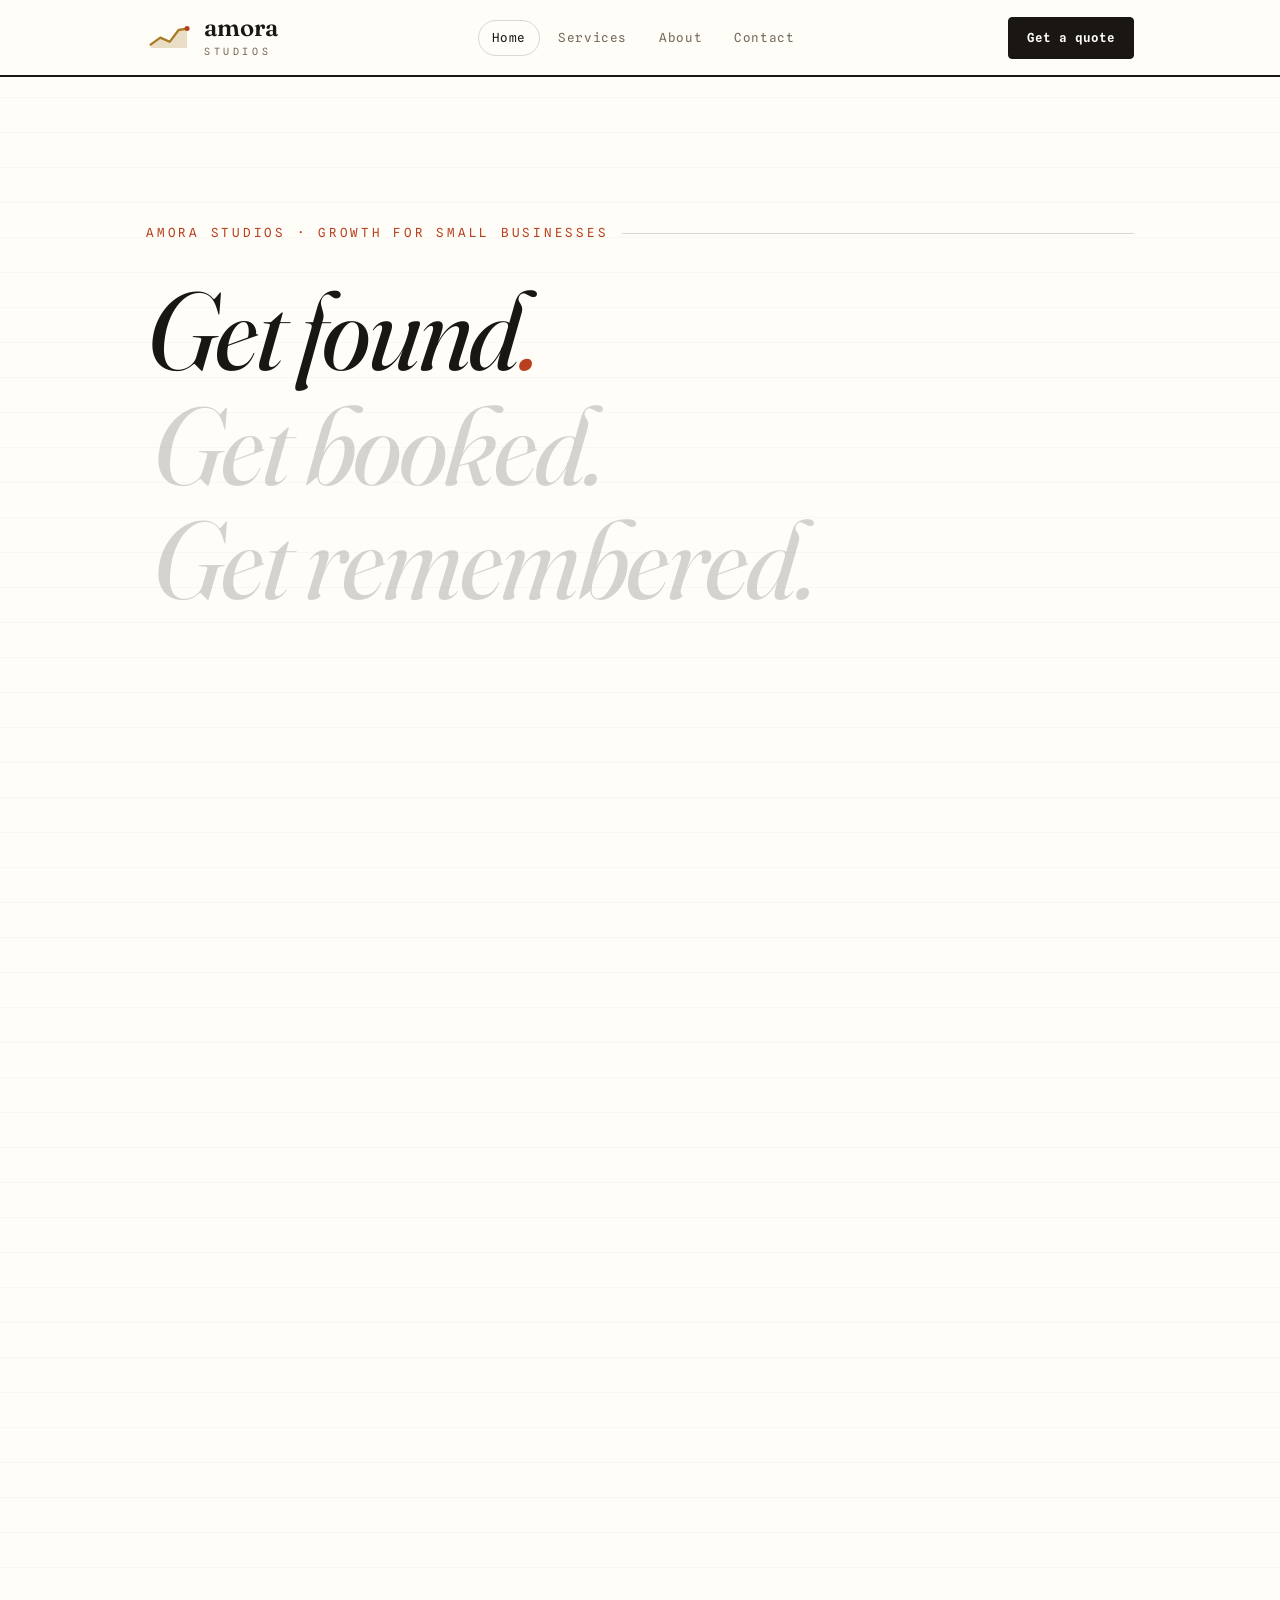
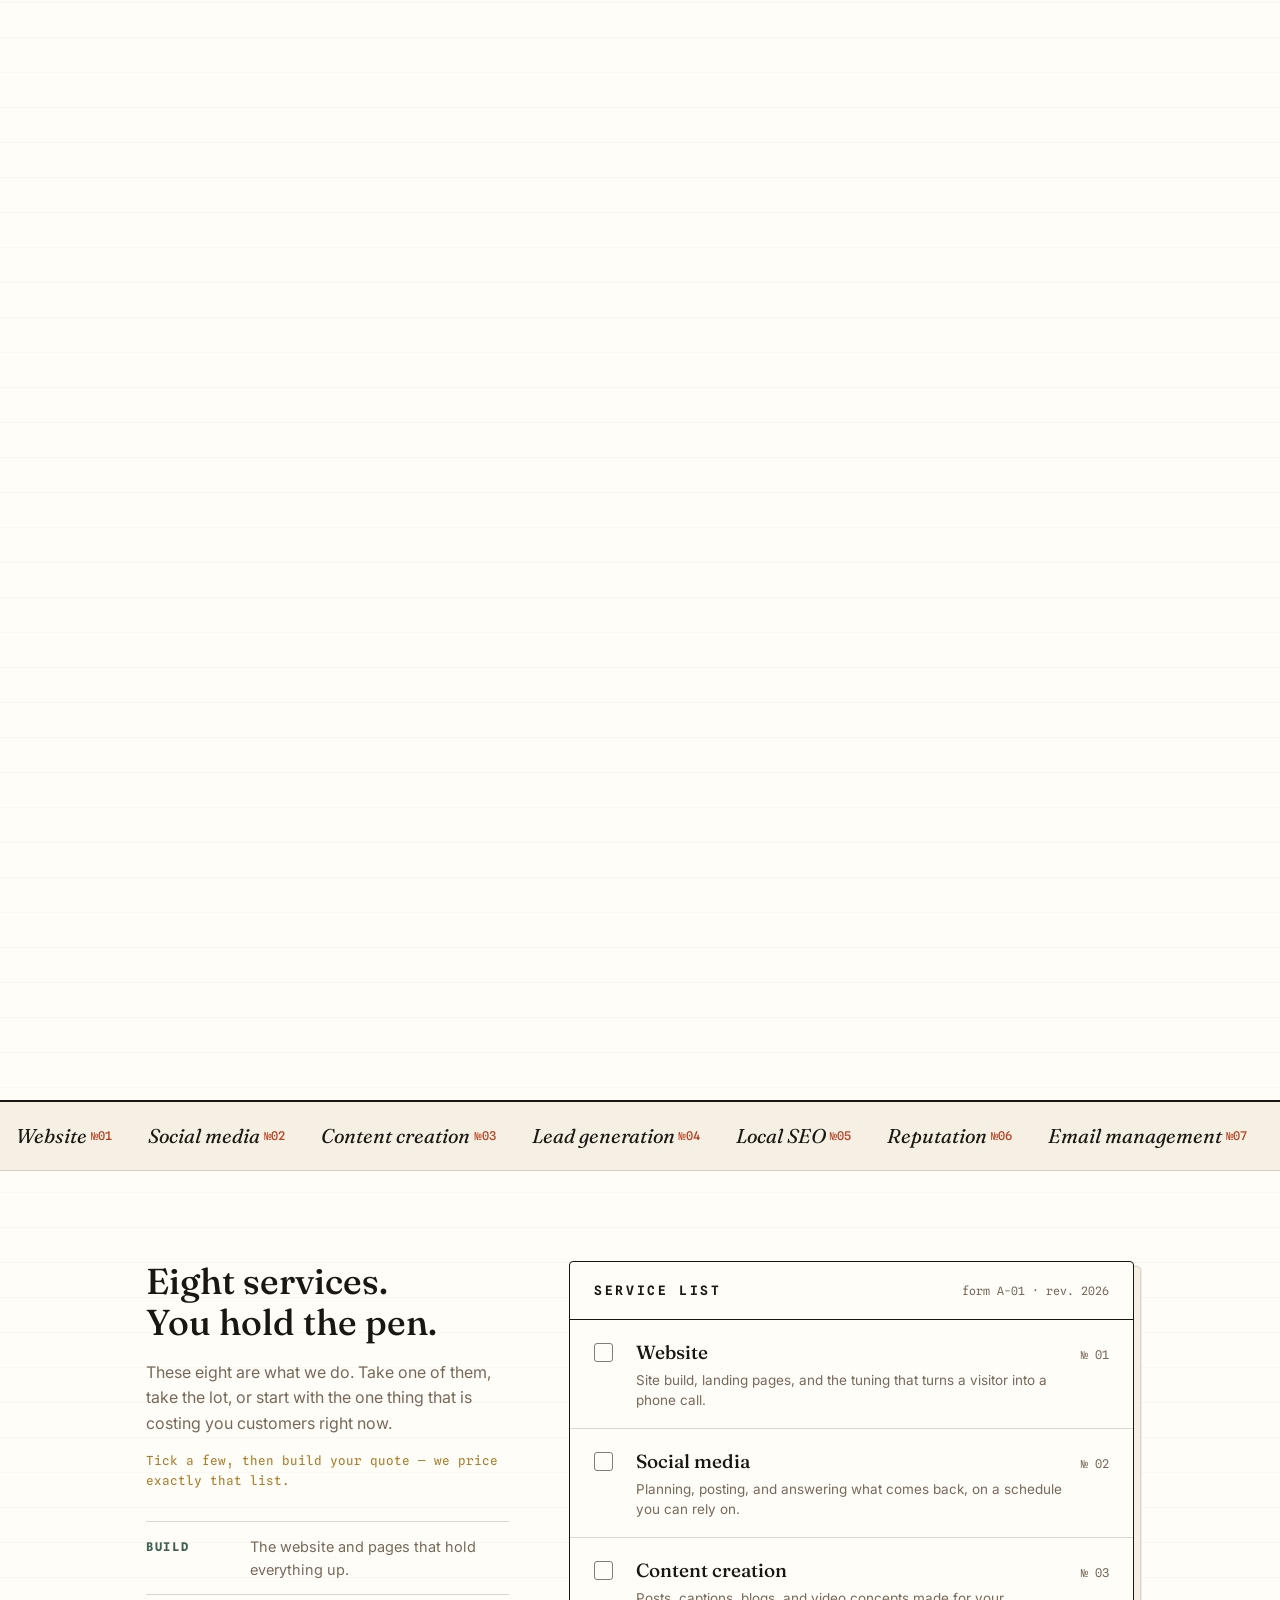
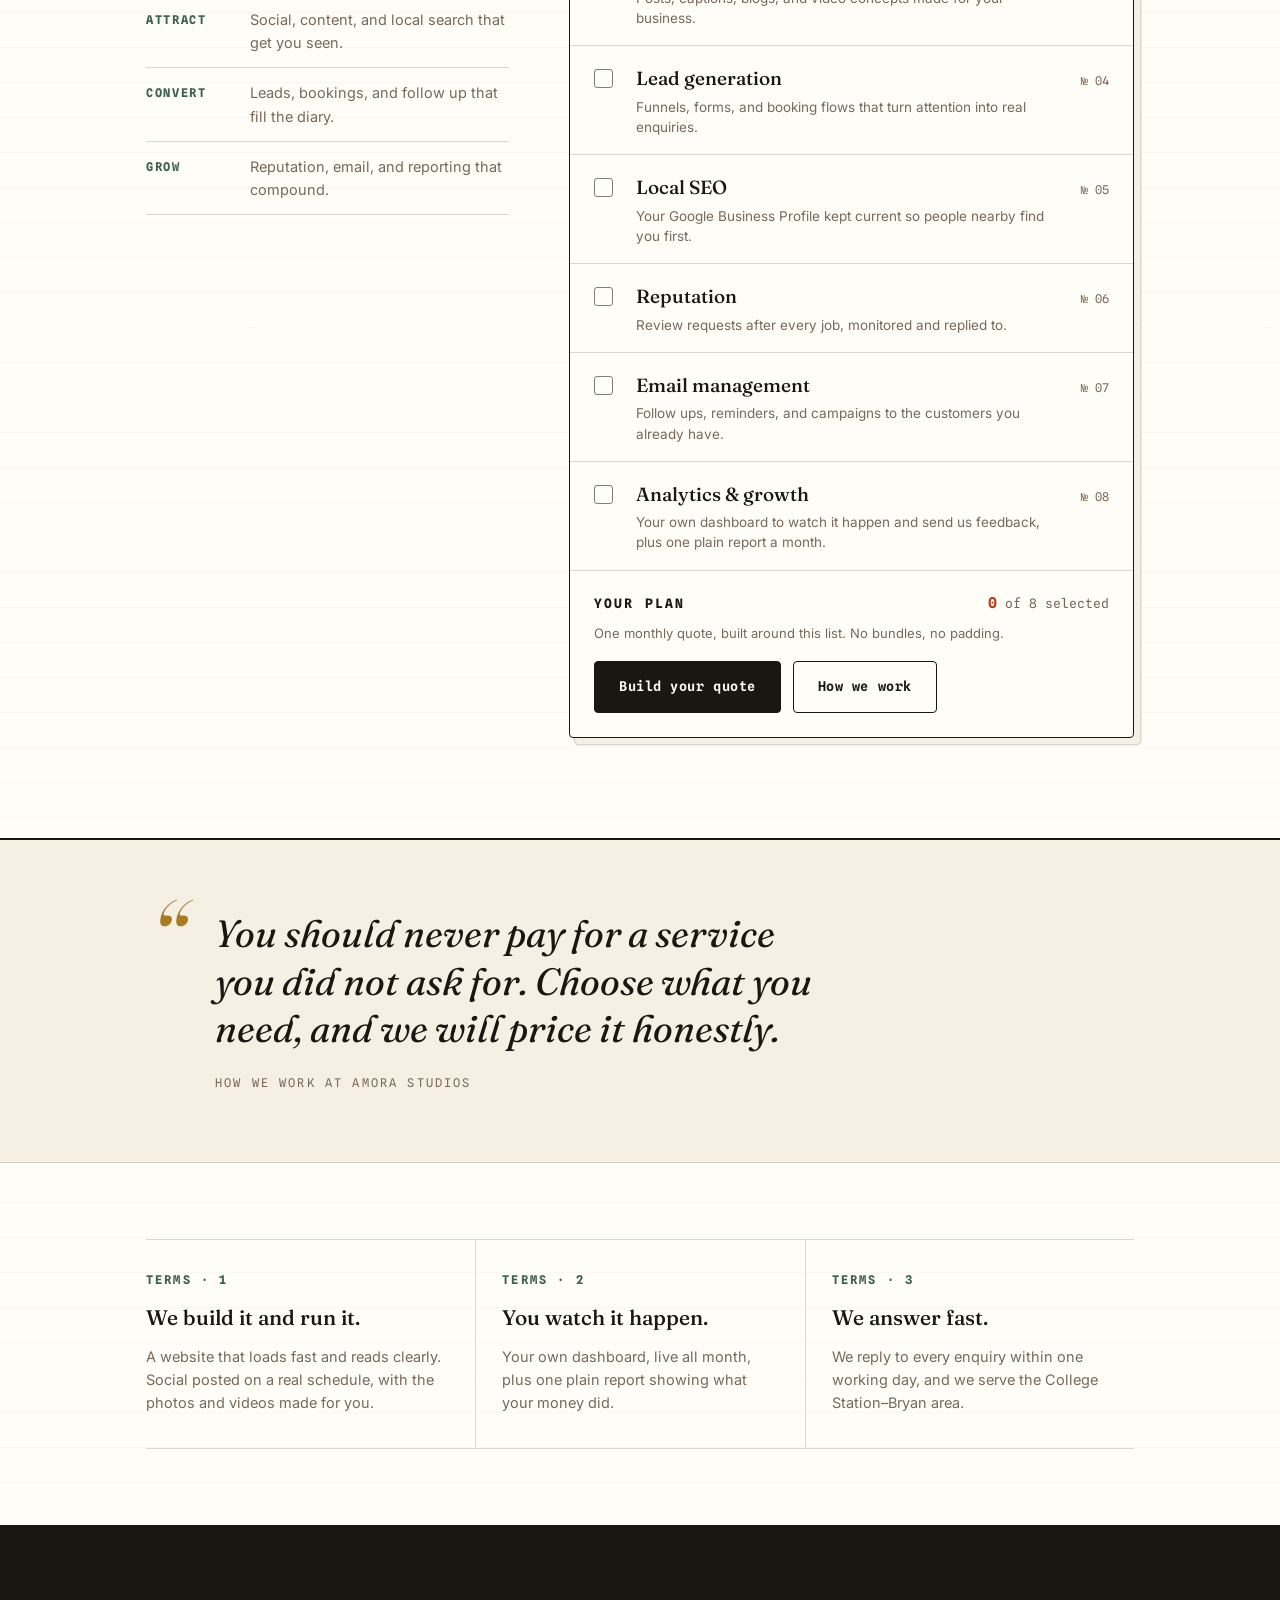
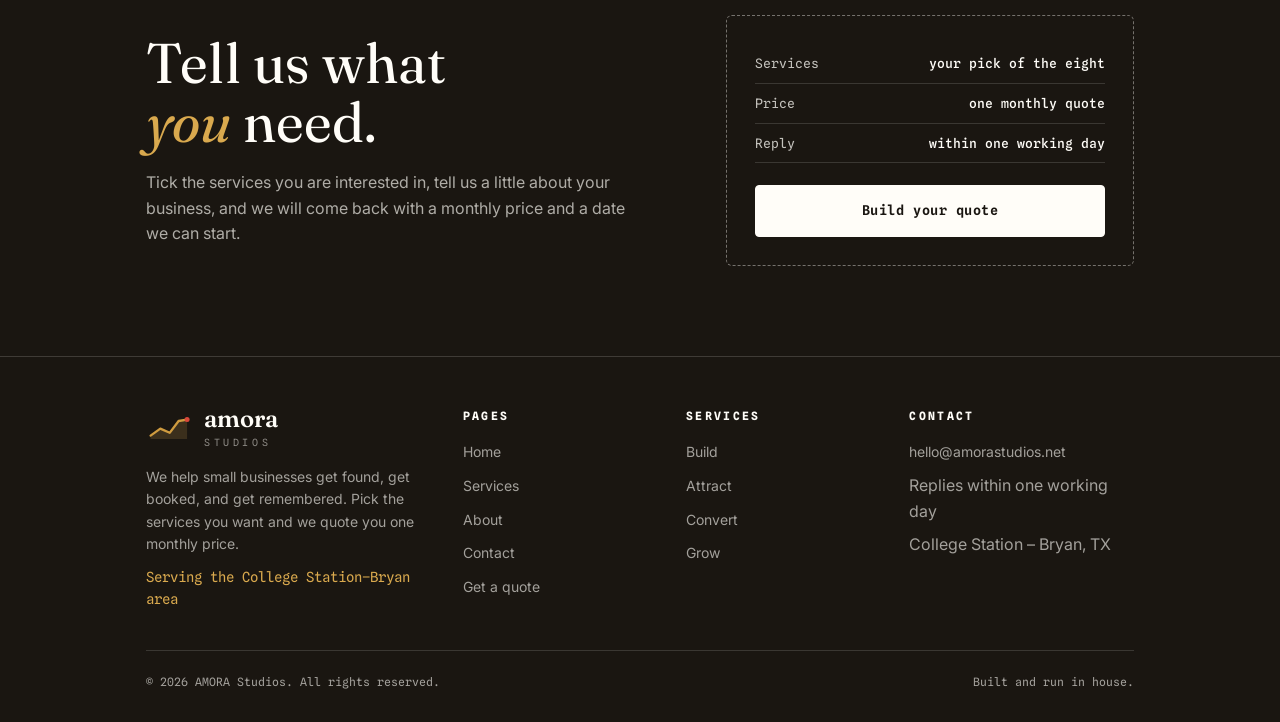
<file: index.html>
<!doctype html>
<html lang="en">
  <head>
    <meta charset="utf-8" />
    <meta name="viewport" content="width=device-width, initial-scale=1" />
    <title>AMORA Studios | Growth services for small businesses</title>
    <meta
      name="description"
      content="Website, social media, content creation, lead generation, local SEO, reputation, email management, and analytics for small businesses. Pick the services you need and we quote you one monthly price."
    />
    <link rel="canonical" href="https://amorastudios.net/" />
    <meta name="theme-color" content="#fffdf8" />
    <meta name="robots" content="index, follow" />

    <meta property="og:type" content="website" />
    <meta property="og:site_name" content="AMORA Studios" />
    <meta property="og:title" content="AMORA Studios | Growth services for small businesses" />
    <meta
      property="og:description"
      content="Eight services for small businesses: website, social media, content, leads, local SEO, reputation, email management, and analytics. Pick what you need and we quote you one monthly price."
    />
    <meta property="og:url" content="https://amorastudios.net/" />
    <meta property="og:image" content="https://amorastudios.net/assets/img/og.png" />
    <meta property="og:image:width" content="1200" />
    <meta property="og:image:height" content="630" />
    <meta property="og:image:alt" content="AMORA Studios. Get found. Get booked. Get remembered." />
    <meta name="twitter:image" content="https://amorastudios.net/assets/img/og.png" />
    <meta name="twitter:card" content="summary_large_image" />
    <meta name="twitter:title" content="AMORA Studios | Growth services for small businesses" />
    <meta
      name="twitter:description"
      content="Eight services for small businesses: website, social media, content, leads, local SEO, reputation, email management, and analytics. Pick what you need and we quote you one monthly price."
    />

    <link rel="icon" type="image/svg+xml" href="assets/img/favicon.svg" />
    <link rel="apple-touch-icon" sizes="180x180" href="assets/img/apple-touch-icon.png" />

    <link rel="preconnect" href="https://fonts.googleapis.com" />
    <link rel="preconnect" href="https://fonts.gstatic.com" crossorigin />
    <link
      rel="stylesheet"
      href="https://fonts.googleapis.com/css2?family=Fraunces:ital,opsz,wght@0,9..144,400;0,9..144,500;0,9..144,600;1,9..144,400;1,9..144,500;1,9..144,600&family=Inter:wght@400;500;600&family=Spline+Sans+Mono:wght@400;500;600&display=swap"
    />

    <script type="application/ld+json">
      {
        "@context": "https://schema.org",
        "@type": "ProfessionalService",
        "name": "AMORA Studios",
        "url": "https://amorastudios.net/",
        "description": "AMORA Studios helps small businesses grow with eight services: website, social media, content creation, lead generation, local SEO, reputation, email management, and analytics. Clients choose the ones they want and receive a single monthly quote.",
        "priceRange": "$$",
        "email": "hello@amorastudios.net",
        "areaServed": { "@type": "Place", "name": "College Station-Bryan area, Texas" },
        "address": {
          "@type": "PostalAddress",
          "addressLocality": "College Station",
          "addressRegion": "TX",
          "addressCountry": "US"
        },
        "makesOffer": [
          { "@type": "Offer", "itemOffered": { "@type": "Service", "name": "Website" } },
          { "@type": "Offer", "itemOffered": { "@type": "Service", "name": "Social media" } },
          { "@type": "Offer", "itemOffered": { "@type": "Service", "name": "Content creation" } },
          { "@type": "Offer", "itemOffered": { "@type": "Service", "name": "Lead generation" } },
          { "@type": "Offer", "itemOffered": { "@type": "Service", "name": "Local SEO" } },
          { "@type": "Offer", "itemOffered": { "@type": "Service", "name": "Reputation" } },
          { "@type": "Offer", "itemOffered": { "@type": "Service", "name": "Email management" } },
          { "@type": "Offer", "itemOffered": { "@type": "Service", "name": "Analytics & growth" } }
        ]
      }
    </script>

    <style>
      /* ====================================================================
         The ledger landing page. This page carries its own styles; the rest
         of the site keeps assets/css/style.css. main.js is shared and drives
         analytics, the year stamp, the mobile menu, and [data-reveal].
         ==================================================================== */

      :root {
        --paper: #fffdf8;
        --paper-warm: #f6f0e4;
        --ink: #1a1611;
        --faint: #77695a;
        --ghost: rgba(26, 22, 17, 0.18);
        --rule: rgba(26, 22, 17, 0.16);
        --rule-strong: rgba(26, 22, 17, 0.55);
        --stamp: #b8401f;
        --gold: #a97b25;
        --sage: #3f6153;
        --display: "Fraunces", "Iowan Old Style", Georgia, serif;
        --body: "Inter", -apple-system, "Segoe UI", Helvetica, Arial, sans-serif;
        --mono: "Spline Sans Mono", "SF Mono", Consolas, monospace;
      }
      * { box-sizing: border-box; margin: 0; padding: 0; }
      html { scroll-behavior: smooth; }
      body {
        background:
          repeating-linear-gradient(0deg, transparent 0 34px, rgba(26, 22, 17, 0.025) 34px 35px),
          var(--paper);
        color: var(--ink);
        font-family: var(--body);
        font-size: 16px;
        line-height: 1.6;
        -webkit-font-smoothing: antialiased;
      }

      .skip-link {
        position: absolute; left: -9999px; z-index: 100;
        background: var(--ink); color: var(--paper); padding: 10px 18px;
        font-family: var(--mono); font-size: 13px; border-radius: 0 0 6px 0; text-decoration: none;
      }
      .skip-link:focus { left: 0; top: 0; }

      .sheet { max-width: 1040px; margin: 0 auto; padding: 0 26px; }

      /* ---- masthead ---- */
      .mast-wrap {
        position: fixed; top: 0; left: 0; right: 0; z-index: 50;
        background: rgba(255, 253, 248, 0.92); backdrop-filter: blur(6px);
        border-bottom: 2.5px solid var(--ink);
      }
      .mast { max-width: 1040px; margin: 0 auto; padding: 16px 26px; display: flex; align-items: center; justify-content: space-between; gap: 20px; }
      .brand { display: inline-flex; align-items: center; gap: 12px; text-decoration: none; color: var(--ink); }
      .brand svg { width: 46px; height: 28px; display: block; }
      .brand__name { font-family: var(--display); font-weight: 600; font-size: 24px; line-height: 1; display: block; }
      .brand__sub { font-family: var(--mono); font-size: 10px; letter-spacing: 0.36em; text-transform: uppercase; display: block; margin-top: 3px; color: var(--faint); }
      .mast nav { display: flex; gap: 4px; }
      .mast nav a {
        font-family: var(--mono); font-size: 12.5px; letter-spacing: 0.05em; text-decoration: none;
        color: var(--faint); padding: 7px 13px; border: 1px solid transparent; border-radius: 100px; transition: all 0.2s;
      }
      .mast nav a:hover, .mast nav a.is-active { color: var(--ink); border-color: var(--rule); }
      .mast__actions { display: flex; align-items: center; gap: 12px; }
      .mast__cta {
        font-family: var(--mono); font-weight: 600; font-size: 12.5px; text-decoration: none;
        background: var(--ink); color: var(--paper); padding: 10px 18px; border-radius: 4px;
        border: 1.5px solid var(--ink); transition: all 0.18s; white-space: nowrap;
      }
      .mast__cta:hover { background: var(--stamp); border-color: var(--stamp); }
      .mast__toggle {
        display: none; flex-direction: column; justify-content: center; gap: 5px;
        width: 42px; height: 42px; padding: 0 10px; background: none;
        border: 1.5px solid var(--ink); border-radius: 4px; cursor: pointer;
      }
      .mast__toggle span { display: block; height: 2px; background: var(--ink); border-radius: 2px; }
      @media (max-width: 760px) {
        .mast nav { display: none; }
        .mast__toggle { display: flex; }
      }

      .mobile-menu {
        position: fixed; inset: 0; z-index: 49; display: none;
        background: var(--paper); padding: 110px 26px 40px;
      }
      .mobile-menu.is-open { display: grid; align-content: start; gap: 4px; }
      .mobile-menu a {
        font-family: var(--display); font-size: 30px; font-weight: 500; text-decoration: none;
        color: var(--ink); padding: 14px 0; border-bottom: 1px solid var(--rule);
      }
      .mobile-menu a:last-child { border-bottom: none; margin-top: 18px; font-family: var(--mono); font-size: 14px; font-weight: 600; background: var(--ink); color: var(--paper); text-align: center; padding: 16px; border-radius: 4px; }

      /* ---- mantra hero: ignites line by line as you scroll ---- */
      .mantra { height: 300vh; position: relative; }
      .mantra__pin { position: sticky; top: 0; height: 100vh; display: flex; flex-direction: column; justify-content: center; overflow: hidden; }
      .mantra__inner { max-width: 1040px; margin: 0 auto; padding: 60px 26px 0; width: 100%; }
      .mantra__kicker {
        font-family: var(--mono); font-size: 12.5px; letter-spacing: 0.22em; text-transform: uppercase;
        color: var(--stamp); margin-bottom: 30px; display: flex; align-items: center; gap: 14px;
      }
      .mantra__kicker::after { content: ""; height: 1px; flex: 1; background: var(--rule); }
      .mline {
        font-family: var(--display); font-weight: 400; font-style: italic;
        font-size: clamp(48px, 8.6vw, 112px); line-height: 1.04; letter-spacing: -0.02em;
        color: var(--ghost); transition: color 0.5s ease, transform 0.5s ease;
        transform: translateX(0.5vw);
      }
      .mline.is-lit { color: var(--ink); transform: none; }
      .mline .dot { transition: color 0.5s ease; }
      .mline.is-lit .dot { color: var(--stamp); }
      .mantra__row { display: flex; align-items: flex-end; justify-content: space-between; gap: 40px; margin-top: 34px; flex-wrap: wrap; }
      .mantra__sub, .mantra__stamp { opacity: 0; transform: translateY(14px); transition: opacity 0.6s ease, transform 0.6s ease; }
      .mantra__stamp { transition-delay: 0.15s; }
      .mantra__sub.is-lit, .mantra__stamp.is-lit { opacity: 1; transform: translateY(0); }
      .mantra__sub { color: var(--faint); font-size: 18px; max-width: 52ch; }
      .mantra__sub b { color: var(--ink); font-weight: 600; }
      .stamp {
        display: inline-block;
        font-family: var(--mono); font-size: 12px; font-weight: 600; letter-spacing: 0.16em; text-transform: uppercase;
        color: var(--stamp); border: 2.5px solid var(--stamp); border-radius: 8px; padding: 12px 18px;
        rotate: -4deg; white-space: nowrap;
        mask-image: url("data:image/svg+xml,%3Csvg xmlns='http://www.w3.org/2000/svg' width='4' height='4'%3E%3Ccircle cx='2' cy='2' r='1.8' fill='black'/%3E%3C/svg%3E");
        mask-size: 3px 3px;
      }
      /* ---- the service carousel, ruled like the ledger ---- */
      .marquee { border-top: 2.5px solid var(--ink); border-bottom: 1px solid var(--rule); padding: 18px 0; overflow: hidden; background: var(--paper-warm); }
      .marquee__track { display: flex; white-space: nowrap; width: max-content; animation: slide 36s linear infinite; }
      @keyframes slide { to { transform: translateX(-50%); } }
      .marquee span { font-family: var(--display); font-style: italic; font-size: 20px; color: var(--ink); padding: 0 16px; }
      .marquee b { font-family: var(--mono); font-style: normal; font-weight: 500; font-size: 12px; color: var(--stamp); padding: 0 4px; position: relative; top: -3px; }

      /* ---- reveals: main.js toggles .is-visible on [data-reveal] ---- */
      [data-reveal] { opacity: 0; transform: translateY(22px); transition: opacity 0.65s ease, transform 0.65s ease; }
      [data-reveal].is-visible { opacity: 1; transform: none; }
      [data-reveal-delay="1"] { transition-delay: 0.08s; }
      [data-reveal-delay="2"] { transition-delay: 0.16s; }
      [data-reveal-delay="3"] { transition-delay: 0.24s; }

      /* ---- ledger ---- */
      .ledger-wrap { display: grid; grid-template-columns: minmax(0, 0.9fr) minmax(0, 1.4fr); gap: 60px; padding: 90px 0 100px; align-items: start; }
      @media (max-width: 860px) { .ledger-wrap { grid-template-columns: 1fr; gap: 44px; } }
      .ledger-intro h2 { font-family: var(--display); font-weight: 500; font-size: clamp(26px, 3vw, 36px); line-height: 1.15; text-wrap: balance; margin-bottom: 16px; }
      .ledger-intro p { color: var(--faint); max-width: 46ch; margin-bottom: 14px; }
      .ledger-intro .hint { font-family: var(--mono); font-size: 12.5px; color: var(--gold); }
      .stages { margin-top: 30px; display: grid; border-top: 1px solid var(--rule); }
      .stage { display: grid; grid-template-columns: 90px 1fr; gap: 14px; padding: 13px 0; border-bottom: 1px solid var(--rule); font-size: 14.5px; text-decoration: none; color: inherit; transition: background 0.15s; }
      .stage:hover { background: rgba(169, 123, 37, 0.06); }
      .stage b { font-family: var(--mono); font-size: 12px; letter-spacing: 0.14em; text-transform: uppercase; color: var(--sage); padding-top: 2px; }
      .stage span { color: var(--faint); }

      .ledger { border: 1.5px solid var(--ink); border-radius: 4px; background: var(--paper); box-shadow: 6px 6px 0 var(--paper-warm), 6px 6px 0 1.5px var(--rule); }
      .ledger__head { display: flex; justify-content: space-between; align-items: baseline; padding: 18px 24px; border-bottom: 1.5px solid var(--ink); }
      .ledger__head h3 { font-family: var(--mono); font-weight: 600; font-size: 13px; letter-spacing: 0.2em; text-transform: uppercase; }
      .ledger__head span { font-family: var(--mono); font-size: 11.5px; color: var(--faint); }
      .item { display: block; cursor: pointer; }
      .item input { position: absolute; opacity: 0; pointer-events: none; }
      .item__row { display: grid; grid-template-columns: 26px 1fr auto; gap: 16px; align-items: baseline; padding: 17px 24px; border-bottom: 1px solid var(--rule); transition: background 0.15s; }
      .item:hover .item__row { background: rgba(169, 123, 37, 0.06); }
      .item__box {
        width: 19px; height: 19px; border: 1.6px solid var(--rule-strong); border-radius: 3px;
        position: relative; top: 3px; transition: border-color 0.2s;
      }
      .item__box::after {
        content: ""; position: absolute; inset: 0;
        background: no-repeat center / 15px url("data:image/svg+xml,%3Csvg xmlns='http://www.w3.org/2000/svg' viewBox='0 0 24 24'%3E%3Cpath d='M4 13l5 5L20 6' fill='none' stroke='%23b8401f' stroke-width='3.4' stroke-linecap='round' stroke-linejoin='round'/%3E%3C/svg%3E");
        transform: scale(0); transition: transform 0.22s cubic-bezier(0.34, 1.56, 0.64, 1);
      }
      .item input:checked ~ .item__row .item__box { border-color: var(--stamp); }
      .item input:checked ~ .item__row .item__box::after { transform: scale(1); }
      .item input:focus-visible ~ .item__row { outline: 2px solid var(--gold); outline-offset: -2px; }
      .item__name { font-family: var(--display); font-weight: 500; font-size: 19px; }
      .item__name small { display: block; font-family: var(--body); font-weight: 400; font-size: 13.5px; color: var(--faint); margin-top: 3px; line-height: 1.5; }
      .item__no { font-family: var(--mono); font-size: 12px; color: var(--faint); }
      .item input:checked ~ .item__row .item__no { color: var(--stamp); font-weight: 600; }

      .ledger__total { padding: 20px 24px 24px; }
      .total__row { display: flex; justify-content: space-between; align-items: baseline; font-family: var(--mono); }
      .total__row b { font-size: 13px; letter-spacing: 0.16em; text-transform: uppercase; }
      .total__row output { font-size: 13px; color: var(--faint); font-variant-numeric: tabular-nums; }
      .total__row output b { color: var(--stamp); font-size: 15px; letter-spacing: 0; }
      .total__quote { margin-top: 8px; font-size: 13px; color: var(--faint); }
      .total__cta { margin-top: 18px; display: flex; gap: 12px; flex-wrap: wrap; }
      .btn {
        display: inline-flex; align-items: center; gap: 9px; text-decoration: none; cursor: pointer;
        font-family: var(--mono); font-weight: 600; font-size: 13.5px; letter-spacing: 0.04em;
        padding: 14px 24px; border-radius: 4px; border: 1.5px solid var(--ink); transition: all 0.18s;
      }
      .btn--ink { background: var(--ink); color: var(--paper); }
      .btn--ink:hover { background: var(--stamp); border-color: var(--stamp); }
      .btn--line { background: transparent; color: var(--ink); }
      .btn--line:hover { background: var(--paper-warm); }
      .btn:focus-visible { outline: 2px solid var(--gold); outline-offset: 3px; }

      /* ---- motto ---- */
      .motto { border-top: 2.5px solid var(--ink); border-bottom: 1px solid var(--rule); padding: 70px 0; background: var(--paper-warm); }
      .motto__inner { max-width: 1040px; margin: 0 auto; padding: 0 26px; display: grid; grid-template-columns: auto 1fr; gap: 34px; align-items: start; }
      @media (max-width: 640px) { .motto__inner { grid-template-columns: 1fr; } }
      .motto__mark { font-family: var(--display); font-size: 110px; line-height: 0.6; color: var(--gold); font-style: italic; }
      .motto blockquote { font-family: var(--display); font-style: italic; font-weight: 400; font-size: clamp(24px, 3.4vw, 38px); line-height: 1.25; text-wrap: balance; max-width: 26ch; }
      .motto figcaption { margin-top: 20px; font-family: var(--mono); font-size: 12px; letter-spacing: 0.18em; text-transform: uppercase; color: var(--faint); }

      /* ---- terms ---- */
      .terms { padding: 76px 0; }
      .terms__grid { display: grid; grid-template-columns: repeat(3, 1fr); border-top: 1px solid var(--rule); }
      @media (max-width: 760px) { .terms__grid { grid-template-columns: 1fr; } }
      .term { padding: 30px 26px 34px 0; border-bottom: 1px solid var(--rule); }
      .term + .term { border-left: 1px solid var(--rule); padding-left: 26px; }
      @media (max-width: 760px) { .term + .term { border-left: none; padding-left: 0; } }
      .term b { display: block; font-family: var(--mono); font-size: 12px; letter-spacing: 0.18em; text-transform: uppercase; color: var(--sage); margin-bottom: 12px; }
      .term h3 { font-family: var(--display); font-weight: 500; font-size: 21px; margin-bottom: 10px; }
      .term p { color: var(--faint); font-size: 14.5px; }

      /* ---- CTA ---- */
      .cta { background: var(--ink); color: var(--paper); padding: 90px 0; }
      .cta__inner { max-width: 1040px; margin: 0 auto; padding: 0 26px; display: grid; grid-template-columns: 1.3fr 1fr; gap: 50px; align-items: center; }
      @media (max-width: 760px) { .cta__inner { grid-template-columns: 1fr; } }
      .cta h2 { font-family: var(--display); font-weight: 400; font-size: clamp(34px, 4.6vw, 56px); line-height: 1.05; text-wrap: balance; margin-bottom: 18px; }
      .cta h2 em { font-style: italic; color: #d9a94e; }
      .cta p { color: rgba(255, 253, 248, 0.65); max-width: 48ch; }
      .cta__panel { border: 1px dashed rgba(255, 253, 248, 0.4); border-radius: 6px; padding: 28px; font-family: var(--mono); }
      .cta__panel .row { display: flex; justify-content: space-between; font-size: 13px; padding: 9px 0; border-bottom: 1px solid rgba(255, 253, 248, 0.14); color: rgba(255, 253, 248, 0.75); }
      .cta__panel .row b { color: var(--paper); font-weight: 500; }
      .cta__panel .btn { margin-top: 22px; width: 100%; justify-content: center; background: var(--paper); color: var(--ink); border-color: var(--paper); }
      .cta__panel .btn:hover { background: #d9a94e; border-color: #d9a94e; }

      /* ---- footer ---- */
      .footer { background: var(--ink); color: rgba(255, 253, 248, 0.6); border-top: 1px solid rgba(255, 253, 248, 0.16); padding: 50px 0 30px; }
      .footer__inner { max-width: 1040px; margin: 0 auto; padding: 0 26px; }
      .footer__grid { display: grid; grid-template-columns: 1.5fr 1fr 1fr 1.2fr; gap: 36px; padding-bottom: 40px; border-bottom: 1px solid rgba(255, 253, 248, 0.14); }
      @media (max-width: 860px) { .footer__grid { grid-template-columns: 1fr 1fr; } }
      @media (max-width: 540px) { .footer__grid { grid-template-columns: 1fr; } }
      .footer .brand { color: var(--paper); margin-bottom: 16px; }
      .footer .brand__sub { color: rgba(255, 253, 248, 0.5); }
      .footer p { font-size: 14px; max-width: 38ch; }
      .footer__where { margin-top: 10px; font-family: var(--mono); font-size: 12px; color: #d9a94e; }
      .footer h4 { font-family: var(--mono); font-size: 11.5px; letter-spacing: 0.2em; text-transform: uppercase; color: var(--paper); margin-bottom: 14px; }
      .footer ul { list-style: none; display: grid; gap: 8px; }
      .footer a { color: rgba(255, 253, 248, 0.6); text-decoration: none; font-size: 14px; transition: color 0.2s; }
      .footer a:hover { color: var(--paper); }
      .footer__bottom { display: flex; justify-content: space-between; flex-wrap: wrap; gap: 10px; padding-top: 22px; font-family: var(--mono); font-size: 11.5px; }

      @media (prefers-reduced-motion: reduce) {
        .mantra { height: auto; }
        .mantra__pin { position: static; height: auto; padding: 150px 0 90px; overflow: visible; }
        .mline, .mantra__sub, .mantra__stamp { opacity: 1; transform: none; color: var(--ink); transition: none; }
        .mline .dot { color: var(--stamp); }
        .marquee__track { animation: none; }
        [data-reveal] { opacity: 1; transform: none; transition: none; }
        html { scroll-behavior: auto; }
      }

      @media print {
        .mast-wrap, .mobile-menu { display: none; }
        .mantra { height: auto; }
        .mantra__pin { position: static; height: auto; }
        .mline, .mantra__sub, .mantra__stamp { opacity: 1; transform: none; color: var(--ink); }
      }
    </style>
  </head>

  <body>
    <a class="skip-link" href="#order">Skip to content</a>

    <div class="mast-wrap">
      <header class="mast">
        <a class="brand" href="index.html" aria-label="AMORA Studios home">
          <svg viewBox="0 0 100 60" fill="none" aria-hidden="true"><path d="M10 44.4 L31.1 29.2 L51.5 38.3 L70.9 12.6 L89.3 9.5 L89.3 52 L10 52 Z" fill="#e9ddc6" /><path d="M10 44.4 L31.1 29.2 L51.5 38.3 L70.9 12.6 L89.3 9.5" stroke="#a97b25" stroke-width="5" stroke-linecap="round" stroke-linejoin="round" /><circle cx="89.3" cy="9.5" r="5.5" fill="#b8401f" /></svg>
          <span><span class="brand__name">amora</span><span class="brand__sub">Studios</span></span>
        </a>
        <nav aria-label="Primary">
          <a href="index.html" class="is-active">Home</a>
          <a href="services.html">Services</a>
          <a href="about.html">About</a>
          <a href="contact.html">Contact</a>
        </nav>
        <div class="mast__actions">
          <a class="mast__cta" href="services.html#quote">Get a quote</a>
          <button class="mast__toggle" data-menu-toggle aria-expanded="false" aria-controls="mobile-menu" aria-label="Open menu">
            <span></span><span></span><span></span>
          </button>
        </div>
      </header>
    </div>

    <div class="mobile-menu" id="mobile-menu" data-menu>
      <a href="index.html">Home</a>
      <a href="services.html">Services</a>
      <a href="about.html">About</a>
      <a href="contact.html">Contact</a>
      <a href="services.html#quote">Get a quote</a>
    </div>

    <main>
      <!-- Mantra hero: the three lines ignite one by one as you scroll -->
      <section class="mantra" data-mantra aria-label="Get found. Get booked. Get remembered.">
        <div class="mantra__pin">
          <div class="mantra__inner">
            <p class="mantra__kicker">AMORA Studios · growth for small businesses</p>
            <h1 class="mline" data-step="0">Get found<span class="dot">.</span></h1>
            <p class="mline" data-step="1" role="presentation">Get booked<span class="dot">.</span></p>
            <p class="mline" data-step="2" role="presentation">Get remembered<span class="dot">.</span></p>
            <div class="mantra__row">
              <p class="mantra__sub" data-step="3">
                We run the social media, build the website, bring in the leads, and handle the follow up.
                <b>Tick the services you actually need</b> and we send you one monthly price for all of it.
              </p>
              <span class="stamp mantra__stamp" data-step="3" aria-hidden="true">One monthly price</span>
            </div>
          </div>
        </div>
      </section>

      <!-- The constant sideways carousel of the eight services -->
      <div class="marquee" aria-hidden="true">
        <div class="marquee__track">
          <span>Website<b>№01</b></span><span>Social media<b>№02</b></span><span>Content creation<b>№03</b></span><span>Lead generation<b>№04</b></span>
          <span>Local SEO<b>№05</b></span><span>Reputation<b>№06</b></span><span>Email management<b>№07</b></span><span>Analytics &amp; growth<b>№08</b></span>
          <span>Website<b>№01</b></span><span>Social media<b>№02</b></span><span>Content creation<b>№03</b></span><span>Lead generation<b>№04</b></span>
          <span>Local SEO<b>№05</b></span><span>Reputation<b>№06</b></span><span>Email management<b>№07</b></span><span>Analytics &amp; growth<b>№08</b></span>
        </div>
      </div>

      <div class="sheet">
        <section class="ledger-wrap" id="order">
          <div class="ledger-intro">
            <h2 data-reveal>Eight services. You hold the pen.</h2>
            <p data-reveal data-reveal-delay="1">
              These eight are what we do. Take one of them, take the lot, or start with the one thing
              that is costing you customers right now.
            </p>
            <p class="hint" data-reveal data-reveal-delay="2">Tick a few, then build your quote — we price exactly that list.</p>
            <div class="stages">
              <a class="stage" href="services.html#build" data-reveal><b>Build</b><span>The website and pages that hold everything up.</span></a>
              <a class="stage" href="services.html#attract" data-reveal data-reveal-delay="1"><b>Attract</b><span>Social, content, and local search that get you seen.</span></a>
              <a class="stage" href="services.html#convert" data-reveal data-reveal-delay="2"><b>Convert</b><span>Leads, bookings, and follow up that fill the diary.</span></a>
              <a class="stage" href="services.html#grow" data-reveal data-reveal-delay="3"><b>Grow</b><span>Reputation, email, and reporting that compound.</span></a>
            </div>
          </div>

          <form class="ledger" data-reveal data-reveal-delay="1" aria-label="Pick your services">
            <div class="ledger__head"><h3>Service list</h3><span>form A-01 · rev. 2026</span></div>

            <label class="item"><input type="checkbox" name="svc" value="Website" />
              <span class="item__row"><span class="item__box" aria-hidden="true"></span>
                <span class="item__name">Website<small>Site build, landing pages, and the tuning that turns a visitor into a phone call.</small></span>
                <span class="item__no">№ 01</span></span>
            </label>
            <label class="item"><input type="checkbox" name="svc" value="Social media" />
              <span class="item__row"><span class="item__box" aria-hidden="true"></span>
                <span class="item__name">Social media<small>Planning, posting, and answering what comes back, on a schedule you can rely on.</small></span>
                <span class="item__no">№ 02</span></span>
            </label>
            <label class="item"><input type="checkbox" name="svc" value="Content creation" />
              <span class="item__row"><span class="item__box" aria-hidden="true"></span>
                <span class="item__name">Content creation<small>Posts, captions, blogs, and video concepts made for your business.</small></span>
                <span class="item__no">№ 03</span></span>
            </label>
            <label class="item"><input type="checkbox" name="svc" value="Lead generation" />
              <span class="item__row"><span class="item__box" aria-hidden="true"></span>
                <span class="item__name">Lead generation<small>Funnels, forms, and booking flows that turn attention into real enquiries.</small></span>
                <span class="item__no">№ 04</span></span>
            </label>
            <label class="item"><input type="checkbox" name="svc" value="Local SEO" />
              <span class="item__row"><span class="item__box" aria-hidden="true"></span>
                <span class="item__name">Local SEO<small>Your Google Business Profile kept current so people nearby find you first.</small></span>
                <span class="item__no">№ 05</span></span>
            </label>
            <label class="item"><input type="checkbox" name="svc" value="Reputation" />
              <span class="item__row"><span class="item__box" aria-hidden="true"></span>
                <span class="item__name">Reputation<small>Review requests after every job, monitored and replied to.</small></span>
                <span class="item__no">№ 06</span></span>
            </label>
            <label class="item"><input type="checkbox" name="svc" value="Email management" />
              <span class="item__row"><span class="item__box" aria-hidden="true"></span>
                <span class="item__name">Email management<small>Follow ups, reminders, and campaigns to the customers you already have.</small></span>
                <span class="item__no">№ 07</span></span>
            </label>
            <label class="item"><input type="checkbox" name="svc" value="Analytics & growth" />
              <span class="item__row"><span class="item__box" aria-hidden="true"></span>
                <span class="item__name">Analytics &amp; growth<small>Your own dashboard to watch it happen and send us feedback, plus one plain report a month.</small></span>
                <span class="item__no">№ 08</span></span>
            </label>

            <div class="ledger__total">
              <div class="total__row"><b>Your plan</b><output data-tally><b>0</b> of 8 selected</output></div>
              <p class="total__quote">One monthly quote, built around this list. No bundles, no padding.</p>
              <div class="total__cta">
                <a class="btn btn--ink" href="services.html#quote" data-quote-link>Build your quote</a>
                <a class="btn btn--line" href="about.html">How we work</a>
              </div>
            </div>
          </form>
        </section>
      </div>

      <section class="motto">
        <figure class="motto__inner" data-reveal>
          <span class="motto__mark" aria-hidden="true">&ldquo;</span>
          <div>
            <blockquote>
              You should never pay for a service you did not ask for. Choose what you need,
              and we will price it honestly.
            </blockquote>
            <figcaption>How we work at AMORA Studios</figcaption>
          </div>
        </figure>
      </section>

      <div class="sheet">
        <section class="terms">
          <div class="terms__grid">
            <div class="term" data-reveal>
              <b>Terms · 1</b>
              <h3>We build it and run it.</h3>
              <p>A website that loads fast and reads clearly. Social posted on a real schedule, with the photos and videos made for you.</p>
            </div>
            <div class="term" data-reveal data-reveal-delay="1">
              <b>Terms · 2</b>
              <h3>You watch it happen.</h3>
              <p>Your own dashboard, live all month, plus one plain report showing what your money did.</p>
            </div>
            <div class="term" data-reveal data-reveal-delay="2">
              <b>Terms · 3</b>
              <h3>We answer fast.</h3>
              <p>We reply to every enquiry within one working day, and we serve the College Station&ndash;Bryan area.</p>
            </div>
          </div>
        </section>
      </div>

      <section class="cta" id="contact">
        <div class="cta__inner">
          <div data-reveal>
            <h2>Tell us what <em>you</em> need.</h2>
            <p>
              Tick the services you are interested in, tell us a little about your business, and we will
              come back with a monthly price and a date we can start.
            </p>
          </div>
          <div class="cta__panel" data-reveal data-reveal-delay="1">
            <div class="row"><span>Services</span><b>your pick of the eight</b></div>
            <div class="row"><span>Price</span><b>one monthly quote</b></div>
            <div class="row"><span>Reply</span><b>within one working day</b></div>
            <a class="btn" href="services.html#quote" data-quote-link>Build your quote</a>
          </div>
        </div>
      </section>
    </main>

    <footer class="footer">
      <div class="footer__inner">
        <div class="footer__grid">
          <div>
            <a class="brand" href="index.html">
              <svg viewBox="0 0 100 60" fill="none" aria-hidden="true"><path d="M10 44.4 L31.1 29.2 L51.5 38.3 L70.9 12.6 L89.3 9.5 L89.3 52 L10 52 Z" fill="#3b2f1c" /><path d="M10 44.4 L31.1 29.2 L51.5 38.3 L70.9 12.6 L89.3 9.5" stroke="#cf9b3f" stroke-width="5" stroke-linecap="round" stroke-linejoin="round" /><circle cx="89.3" cy="9.5" r="5.5" fill="#d9483a" /></svg>
              <span><span class="brand__name">amora</span><span class="brand__sub">Studios</span></span>
            </a>
            <p>
              We help small businesses get found, get booked, and get remembered. Pick the services
              you want and we quote you one monthly price.
            </p>
            <p class="footer__where">Serving the College Station&ndash;Bryan area</p>
          </div>
          <div>
            <h4>Pages</h4>
            <ul>
              <li><a href="index.html">Home</a></li>
              <li><a href="services.html">Services</a></li>
              <li><a href="about.html">About</a></li>
              <li><a href="contact.html">Contact</a></li>
              <li><a href="services.html#quote">Get a quote</a></li>
            </ul>
          </div>
          <div>
            <h4>Services</h4>
            <ul>
              <li><a href="services.html#build">Build</a></li>
              <li><a href="services.html#attract">Attract</a></li>
              <li><a href="services.html#convert">Convert</a></li>
              <li><a href="services.html#grow">Grow</a></li>
            </ul>
          </div>
          <div>
            <h4>Contact</h4>
            <ul>
              <li><a href="mailto:hello@amorastudios.net">hello@amorastudios.net</a></li>
              <li>Replies within one working day</li>
              <li>College Station &ndash; Bryan, TX</li>
            </ul>
          </div>
        </div>
        <div class="footer__bottom">
          <span>&copy; <span data-year>2026</span> AMORA Studios. All rights reserved.</span>
          <span>Built and run in house.</span>
        </div>
      </div>
    </footer>

    <script src="assets/js/main.js" defer></script>
    <script>
      (function () {
        var reduced = window.matchMedia("(prefers-reduced-motion: reduce)").matches;

        /* Mantra ignition: light each line as the pinned hero is scrolled through. */
        var mantra = document.querySelector("[data-mantra]");
        var steps = document.querySelectorAll("[data-step]");
        if (reduced) {
          steps.forEach(function (el) { el.classList.add("is-lit"); });
        } else {
          var onScroll = function () {
            var rect = mantra.getBoundingClientRect();
            var scrollable = rect.height - window.innerHeight;
            var p = scrollable > 0 ? Math.min(Math.max(-rect.top / scrollable, 0), 1) : 1;
            var lit = Math.floor(p / 0.2);
            steps.forEach(function (el) {
              el.classList.toggle("is-lit", parseInt(el.getAttribute("data-step"), 10) <= lit);
            });
          };
          document.addEventListener("scroll", onScroll, { passive: true });
          onScroll();
        }

        /* Service tally. The ticks are a preview of the quote form on the
           services page; the ticked names ride along on the quote links so
           nothing chosen here is lost on the way. */
        var boxes = document.querySelectorAll('input[name="svc"]');
        var tally = document.querySelector("[data-tally]");
        var quoteLinks = document.querySelectorAll("[data-quote-link]");
        var update = function () {
          var picked = [];
          boxes.forEach(function (b) { if (b.checked) picked.push(b.value); });
          tally.innerHTML = "<b>" + picked.length + "</b> of 8 selected";
          var query = picked.length ? "?services=" + encodeURIComponent(picked.join(",")) : "";
          quoteLinks.forEach(function (a) { a.href = "services.html" + query + "#quote"; });
        };
        boxes.forEach(function (b) { b.addEventListener("change", update); });
        update();
      })();
    </script>
  </body>
</html>
</file>
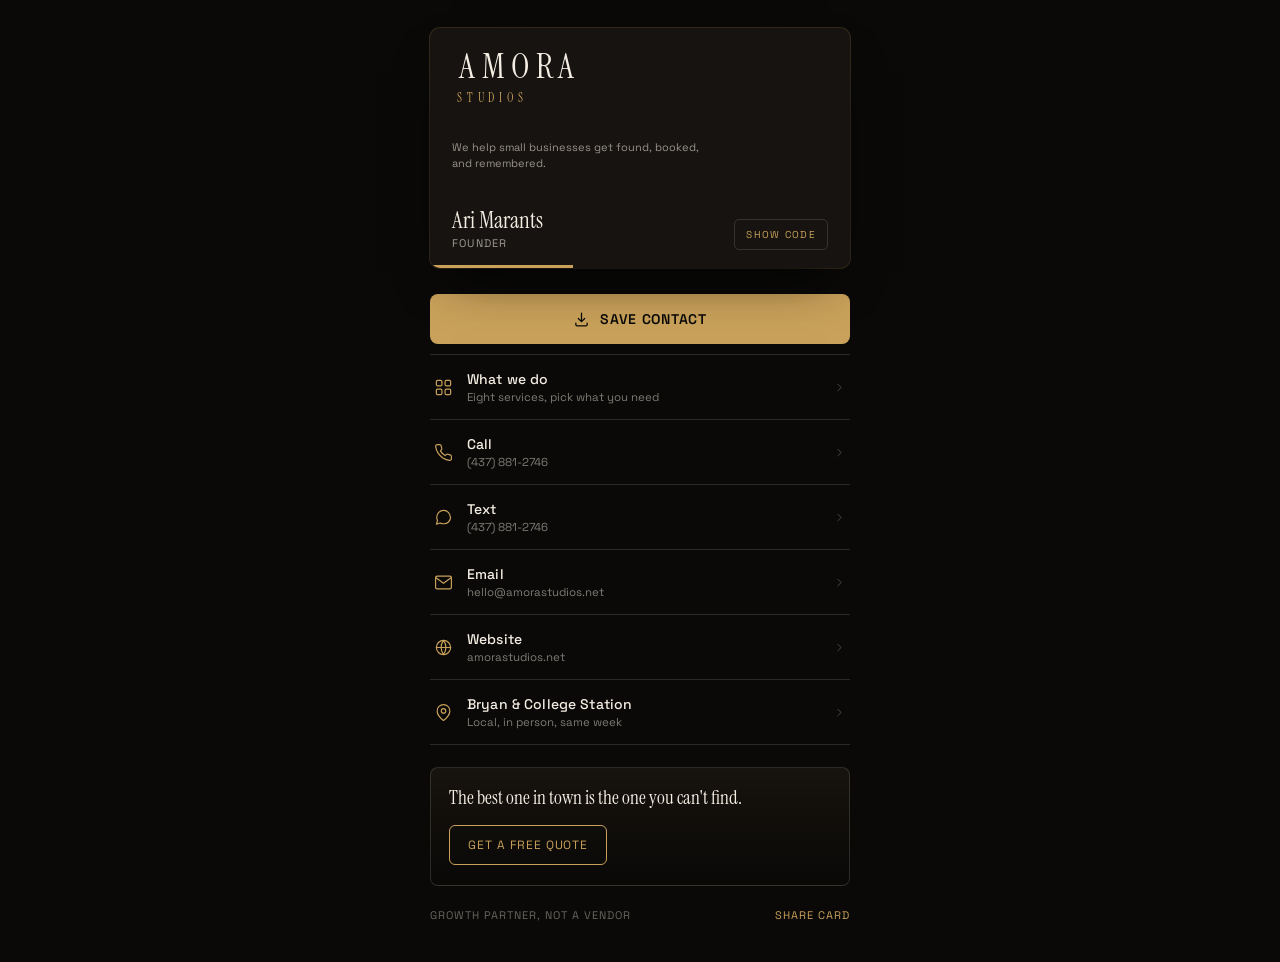
<file: card/index.html>
<!DOCTYPE html>
<!--
  AMORA Studios digital card
  Lives at card/index.html, served at https://amorastudios.net/card/
  Companion file: card/ari.vcf
-->
<html lang="en">
<head>
<meta charset="utf-8">
<meta name="viewport" content="width=device-width, initial-scale=1, viewport-fit=cover">
<title>Ari Marants · AMORA Studios</title>
<meta name="description" content="Growth services for small businesses in College Station and Bryan. Pick the parts you need and we quote one monthly price.">
<meta name="robots" content="noindex, nofollow">
<meta name="theme-color" content="#0a0908">
<meta property="og:title" content="Ari Marants · AMORA Studios">
<meta property="og:description" content="Pick the parts you need and we quote one monthly price.">
<meta property="og:url" content="https://amorastudios.net/card">
<meta property="og:image" content="https://amorastudios.net/email/amora-logo.png">
<link rel="icon" type="image/svg+xml" href="../assets/img/favicon.svg">
<link rel="apple-touch-icon" sizes="180x180" href="../assets/img/apple-touch-icon.png">
<link rel="preconnect" href="https://fonts.googleapis.com">
<link rel="preconnect" href="https://fonts.gstatic.com" crossorigin>
<link href="https://fonts.googleapis.com/css2?family=Instrument+Serif:ital@0;1&family=Space+Grotesk:wght@400;500;600&display=swap" rel="stylesheet">
<style>
  :root{
    --ink:#0a0908;
    --ink-2:#161311;
    --cream:#f4ede2;
    --gold:#c9a15a;
    --gold-mid:#8a6a30;
    --gold-small:#7d5f2a;
    --line:rgba(244,237,226,.14);
    --display:"Didot","Bodoni 72","Instrument Serif",Georgia,serif;
    --body:"Avenir Next","Space Grotesk",Helvetica,Arial,sans-serif;
  }
  *{box-sizing:border-box}
  html,body{margin:0;padding:0}
  body{
    background:var(--ink);
    color:var(--cream);
    font-family:var(--body);
    -webkit-font-smoothing:antialiased;
    min-height:100svh;
    display:flex;
    justify-content:center;
    padding:28px 20px calc(40px + env(safe-area-inset-bottom));
  }
  .wrap{width:100%;max-width:420px}

  /* ---------- the card ---------- */
  .stage{perspective:1400px;margin-bottom:26px}
  .card{
    position:relative;
    aspect-ratio:1.75/1;
    transform-style:preserve-3d;
    transition:transform .62s cubic-bezier(.2,.7,.2,1);
  }
  .card.flipped{transform:rotateY(180deg)}
  .face{
    position:absolute;inset:0;
    backface-visibility:hidden;
    -webkit-backface-visibility:hidden;
    border-radius:10px;
    overflow:hidden;
    box-shadow:0 24px 50px -22px rgba(0,0,0,.9), 0 0 0 1px rgba(201,161,90,.22);
  }
  .front{
    background:var(--ink-2);
    display:flex;flex-direction:column;justify-content:space-between;
    padding:22px 22px 18px;
  }
  .front::after{
    content:"";position:absolute;left:0;right:0;bottom:0;height:3px;
    background:linear-gradient(90deg,var(--gold) 0 34%,transparent 34%);
  }
  .mark{
    font-family:var(--display);
    font-size:clamp(26px,8.4vw,34px);
    letter-spacing:.20em;
    line-height:1;
    color:var(--cream);
    text-indent:.20em;
  }
  .mark span{display:block;font-size:.34em;letter-spacing:.42em;color:var(--gold);margin-top:9px;text-indent:.42em}
  .what{
    margin:0;max-width:38ch;
    font-size:11px;line-height:1.45;
    color:rgba(244,237,226,.58);
  }
  .who{display:flex;align-items:flex-end;justify-content:space-between;gap:12px}
  .who h1{
    font-family:var(--display);
    font-weight:400;font-size:23px;line-height:1.05;margin:0 0 4px;
  }
  .who p{margin:0;font-size:11px;letter-spacing:.11em;text-transform:uppercase;color:rgba(244,237,226,.62)}
  .flipbtn{
    flex:0 0 auto;
    background:transparent;border:1px solid var(--line);color:var(--gold);
    font-family:var(--body);font-size:10px;letter-spacing:.13em;text-transform:uppercase;
    padding:8px 11px;border-radius:5px;cursor:pointer;
    transition:border-color .18s,background .18s;
  }
  .flipbtn:hover{border-color:var(--gold);background:rgba(201,161,90,.09)}

  .back{
    background:var(--cream);
    transform:rotateY(180deg);
    display:flex;align-items:center;gap:18px;
    padding:20px 22px;
  }
  .qr{width:118px;height:118px;flex:0 0 auto;display:block}
  .qr path{fill:var(--ink)}
  .back .copy h2{
    font-family:var(--display);font-weight:400;font-size:21px;line-height:1.1;
    margin:0 0 6px;color:var(--ink);
  }
  .back .copy p{margin:0;font-size:11.5px;line-height:1.5;color:var(--gold-small)}
  .back .flipbtn{position:absolute;top:14px;right:14px;color:var(--gold-small);border-color:rgba(10,9,8,.2)}
  .back .flipbtn:hover{border-color:var(--gold-small);background:rgba(125,95,42,.08)}

  /* ---------- actions ---------- */
  .save{
    display:flex;align-items:center;justify-content:center;gap:10px;
    width:100%;padding:16px;margin-bottom:10px;
    background:var(--gold);color:var(--ink);
    font-size:14px;font-weight:600;letter-spacing:.05em;text-transform:uppercase;
    text-decoration:none;border-radius:8px;
    transition:filter .18s,transform .18s;
  }
  .save:hover{filter:brightness(1.07)}
  .save:active{transform:translateY(1px)}
  .save svg{width:17px;height:17px;fill:none;stroke:var(--ink);stroke-width:1.8;stroke-linecap:round;stroke-linejoin:round}

  .rows{border-top:1px solid var(--line)}
  .row{
    display:flex;align-items:center;gap:14px;
    padding:15px 4px;border-bottom:1px solid var(--line);
    color:var(--cream);text-decoration:none;
    transition:padding-left .2s,color .2s;
  }
  .row:hover{padding-left:10px;color:var(--gold)}
  .row .ico{
    width:19px;height:19px;flex:0 0 auto;
    fill:none;stroke:var(--gold);stroke-width:1.5;stroke-linecap:round;stroke-linejoin:round;
  }
  .row .t{flex:1;min-width:0}
  .row .t strong{display:block;font-size:14px;font-weight:500;letter-spacing:.01em}
  .row .t small{display:block;font-size:11.5px;color:rgba(244,237,226,.5);margin-top:2px;white-space:nowrap;overflow:hidden;text-overflow:ellipsis}
  .row .arw{width:13px;height:13px;flex:0 0 auto;stroke:rgba(244,237,226,.32);fill:none;stroke-width:1.6;stroke-linecap:round;stroke-linejoin:round}

  /* a row that opens the panel instead of going somewhere */
  button.row{
    width:100%;
    background:none;
    border:0;border-bottom:1px solid var(--line);
    font:inherit;color:var(--cream);
    text-align:left;cursor:pointer;
  }

  /* ---------- services panel ---------- */
  .scrim{
    position:fixed;inset:0;z-index:20;
    display:flex;align-items:center;justify-content:center;
    padding:20px;
    background:rgba(6,5,4,.74);
    -webkit-backdrop-filter:blur(3px);backdrop-filter:blur(3px);
  }
  .scrim[hidden]{display:none}
  .sheet{
    width:100%;max-width:360px;max-height:78svh;overflow-y:auto;
    background:var(--ink-2);
    border:1px solid rgba(201,161,90,.3);
    border-radius:12px;
    padding:18px 18px 16px;
    box-shadow:0 30px 60px -24px rgba(0,0,0,.95);
  }
  .sheet__top{display:flex;align-items:flex-start;justify-content:space-between;gap:12px}
  .sheet__top h2{font-family:var(--display);font-weight:400;font-size:19px;line-height:1.1;margin:0}
  .sheet__top p{margin:3px 0 0;font-size:11px;color:rgba(244,237,226,.48)}
  .sheet__close{
    flex:0 0 auto;width:30px;height:30px;
    background:transparent;border:1px solid var(--line);border-radius:6px;
    color:var(--gold);font-family:var(--body);font-size:16px;line-height:1;cursor:pointer;
  }
  .sheet__close:hover{border-color:var(--gold);background:rgba(201,161,90,.09)}
  .sheet ul{list-style:none;margin:14px 0 0;padding:0}
  .sheet li{padding:9px 0;border-top:1px solid var(--line)}
  .sheet li strong{display:block;font-size:13px;font-weight:500;letter-spacing:.01em}
  .sheet li small{display:block;font-size:10.5px;line-height:1.45;color:rgba(244,237,226,.45);margin-top:2px}
  .sheet__more{
    display:inline-block;margin-top:14px;
    color:var(--gold);text-decoration:none;
    font-size:11px;letter-spacing:.08em;text-transform:uppercase;
    border-bottom:1px solid rgba(201,161,90,.4);padding-bottom:2px;
  }

  .pitch{
    margin:22px 0 0;padding:18px 18px 20px;
    border:1px solid var(--line);border-radius:8px;
    background:linear-gradient(180deg,rgba(201,161,90,.07),transparent);
  }
  .pitch p{margin:0 0 14px;font-family:var(--display);font-size:19px;line-height:1.3}
  .pitch a{
    display:inline-block;padding:11px 18px;
    border:1px solid var(--gold);border-radius:6px;
    color:var(--gold);text-decoration:none;
    font-size:12px;letter-spacing:.08em;text-transform:uppercase;
    transition:background .18s,color .18s;
  }
  .pitch a:hover{background:var(--gold);color:var(--ink)}

  .foot{
    display:flex;align-items:center;justify-content:space-between;gap:12px;
    margin-top:22px;font-size:11px;letter-spacing:.09em;text-transform:uppercase;
    color:rgba(244,237,226,.4);
  }
  .foot button{
    background:none;border:none;padding:0;cursor:pointer;
    color:var(--gold);font-family:var(--body);
    font-size:11px;letter-spacing:.09em;text-transform:uppercase;
  }

  a:focus-visible,button:focus-visible{outline:2px solid var(--gold);outline-offset:3px;border-radius:4px}

  @media (prefers-reduced-motion:reduce){
    .card{transition:none}
    .row,.save,.flipbtn,.pitch a{transition:none}
  }
</style>
</head>
<body>
<div class="wrap">

  <div class="stage">
    <div class="card" id="card">

      <div class="face front">
        <div class="mark">AMORA<span>STUDIOS</span></div>
        <p class="what">We help small businesses get found, booked, and remembered.</p>
        <div class="who">
          <div>
            <h1>Ari Marants</h1>
            <p>Founder</p>
          </div>
          <button class="flipbtn" data-flip aria-controls="card" aria-expanded="false">Show code</button>
        </div>
      </div>

      <div class="face back">
        <svg class="qr" viewBox="0 0 29 29" role="img" aria-label="QR code linking to this card">
          <path d="M0 0h7v1h-7zM12 0h2v1h-2zM16 0h1v1h-1zM18 0h2v1h-2zM22 0h7v1h-7zM0 1h1v1h-1zM6 1h1v1h-1zM8 1h3v1h-3zM12 1h1v1h-1zM14 1h6v1h-6zM22 1h1v1h-1zM28 1h1v1h-1zM0 2h1v1h-1zM2 2h3v1h-3zM6 2h1v1h-1zM11 2h1v1h-1zM13 2h2v1h-2zM16 2h1v1h-1zM19 2h1v1h-1zM22 2h1v1h-1zM24 2h3v1h-3zM28 2h1v1h-1zM0 3h1v1h-1zM2 3h3v1h-3zM6 3h1v1h-1zM9 3h3v1h-3zM13 3h3v1h-3zM18 3h1v1h-1zM22 3h1v1h-1zM24 3h3v1h-3zM28 3h1v1h-1zM0 4h1v1h-1zM2 4h3v1h-3zM6 4h1v1h-1zM8 4h1v1h-1zM10 4h3v1h-3zM14 4h1v1h-1zM19 4h1v1h-1zM22 4h1v1h-1zM24 4h3v1h-3zM28 4h1v1h-1zM0 5h1v1h-1zM6 5h1v1h-1zM9 5h2v1h-2zM13 5h1v1h-1zM17 5h3v1h-3zM22 5h1v1h-1zM28 5h1v1h-1zM0 6h7v1h-7zM8 6h1v1h-1zM10 6h1v1h-1zM12 6h1v1h-1zM14 6h1v1h-1zM16 6h1v1h-1zM18 6h1v1h-1zM20 6h1v1h-1zM22 6h7v1h-7zM10 7h1v1h-1zM13 7h2v1h-2zM16 7h2v1h-2zM20 7h1v1h-1zM0 8h1v1h-1zM2 8h1v1h-1zM4 8h1v1h-1zM6 8h1v1h-1zM11 8h1v1h-1zM14 8h7v1h-7zM24 8h1v1h-1zM27 8h1v1h-1zM0 9h1v1h-1zM2 9h1v1h-1zM8 9h1v1h-1zM12 9h1v1h-1zM14 9h2v1h-2zM21 9h2v1h-2zM25 9h1v1h-1zM28 9h1v1h-1zM0 10h2v1h-2zM3 10h4v1h-4zM13 10h1v1h-1zM16 10h2v1h-2zM22 10h1v1h-1zM26 10h3v1h-3zM0 11h2v1h-2zM4 11h1v1h-1zM7 11h4v1h-4zM12 11h1v1h-1zM17 11h2v1h-2zM23 11h1v1h-1zM27 11h1v1h-1zM1 12h3v1h-3zM5 12h2v1h-2zM9 12h4v1h-4zM17 12h1v1h-1zM21 12h3v1h-3zM25 12h1v1h-1zM27 12h2v1h-2zM3 13h1v1h-1zM5 13h1v1h-1zM8 13h1v1h-1zM12 13h2v1h-2zM16 13h2v1h-2zM20 13h1v1h-1zM22 13h1v1h-1zM25 13h1v1h-1zM28 13h1v1h-1zM0 14h5v1h-5zM6 14h1v1h-1zM9 14h3v1h-3zM14 14h1v1h-1zM17 14h2v1h-2zM22 14h2v1h-2zM25 14h1v1h-1zM27 14h2v1h-2zM0 15h3v1h-3zM9 15h1v1h-1zM13 15h3v1h-3zM17 15h2v1h-2zM20 15h1v1h-1zM22 15h1v1h-1zM24 15h2v1h-2zM27 15h1v1h-1zM0 16h1v1h-1zM2 16h1v1h-1zM4 16h1v1h-1zM6 16h2v1h-2zM9 16h1v1h-1zM11 16h2v1h-2zM14 16h1v1h-1zM17 16h1v1h-1zM19 16h4v1h-4zM25 16h1v1h-1zM27 16h2v1h-2zM3 17h1v1h-1zM14 17h1v1h-1zM16 17h2v1h-2zM20 17h1v1h-1zM22 17h1v1h-1zM25 17h2v1h-2zM28 17h1v1h-1zM0 18h1v1h-1zM3 18h1v1h-1zM6 18h1v1h-1zM8 18h3v1h-3zM13 18h1v1h-1zM18 18h1v1h-1zM21 18h4v1h-4zM27 18h2v1h-2zM1 19h1v1h-1zM4 19h2v1h-2zM9 19h4v1h-4zM15 19h5v1h-5zM21 19h1v1h-1zM24 19h2v1h-2zM27 19h1v1h-1zM0 20h1v1h-1zM2 20h2v1h-2zM5 20h2v1h-2zM9 20h2v1h-2zM15 20h1v1h-1zM17 20h1v1h-1zM19 20h6v1h-6zM8 21h1v1h-1zM10 21h4v1h-4zM17 21h4v1h-4zM24 21h1v1h-1zM26 21h3v1h-3zM0 22h7v1h-7zM11 22h1v1h-1zM14 22h1v1h-1zM17 22h4v1h-4zM22 22h1v1h-1zM24 22h2v1h-2zM27 22h2v1h-2zM0 23h1v1h-1zM6 23h1v1h-1zM11 23h4v1h-4zM17 23h1v1h-1zM20 23h1v1h-1zM24 23h2v1h-2zM27 23h2v1h-2zM0 24h1v1h-1zM2 24h3v1h-3zM6 24h1v1h-1zM8 24h2v1h-2zM11 24h2v1h-2zM14 24h1v1h-1zM17 24h1v1h-1zM20 24h5v1h-5zM28 24h1v1h-1zM0 25h1v1h-1zM2 25h3v1h-3zM6 25h1v1h-1zM9 25h3v1h-3zM13 25h2v1h-2zM16 25h2v1h-2zM19 25h1v1h-1zM23 25h2v1h-2zM26 25h3v1h-3zM0 26h1v1h-1zM2 26h3v1h-3zM6 26h1v1h-1zM8 26h5v1h-5zM14 26h1v1h-1zM19 26h3v1h-3zM23 26h3v1h-3zM28 26h1v1h-1zM0 27h1v1h-1zM6 27h1v1h-1zM10 27h1v1h-1zM13 27h2v1h-2zM16 27h2v1h-2zM19 27h2v1h-2zM27 27h1v1h-1zM0 28h7v1h-7zM8 28h1v1h-1zM10 28h3v1h-3zM14 28h2v1h-2zM17 28h6v1h-6zM24 28h1v1h-1zM27 28h2v1h-2z"/>
        </svg>
        <div class="copy">
          <h2>Point a camera here</h2>
          <p>Opens this card. Save my details in one tap, no app needed.</p>
        </div>
        <button class="flipbtn" data-flip aria-controls="card" aria-expanded="true">Back</button>
      </div>

    </div>
  </div>

  <a class="save" href="/card/ari.vcf" type="text/vcard" data-ev="save_contact">
    <svg viewBox="0 0 24 24"><path d="M12 3v12m0 0 4.5-4.5M12 15l-4.5-4.5"/><path d="M4 17v2a2 2 0 0 0 2 2h12a2 2 0 0 0 2-2v-2"/></svg>
    Save contact
  </a>

  <div class="rows">

    <button class="row" type="button" data-ev="services" data-sheet-open aria-haspopup="dialog">
      <svg class="ico" viewBox="0 0 24 24"><rect x="3" y="3" width="7" height="7" rx="1.5"/><rect x="14" y="3" width="7" height="7" rx="1.5"/><rect x="3" y="14" width="7" height="7" rx="1.5"/><rect x="14" y="14" width="7" height="7" rx="1.5"/></svg>
      <span class="t"><strong>What we do</strong><small>Eight services, pick what you need</small></span>
      <svg class="arw" viewBox="0 0 24 24"><path d="m9 18 6-6-6-6"/></svg>
    </button>

    <a class="row" href="tel:+14378812746" data-ev="call">
      <svg class="ico" viewBox="0 0 24 24"><path d="M22 16.9v3a2 2 0 0 1-2.2 2 19.8 19.8 0 0 1-8.6-3.1 19.5 19.5 0 0 1-6-6A19.8 19.8 0 0 1 2.1 4.2 2 2 0 0 1 4.1 2h3a2 2 0 0 1 2 1.7c.1 1 .4 1.9.7 2.8a2 2 0 0 1-.5 2.1L8.1 9.9a16 16 0 0 0 6 6l1.3-1.2a2 2 0 0 1 2.1-.5c.9.3 1.8.6 2.8.7a2 2 0 0 1 1.7 2Z"/></svg>
      <span class="t"><strong>Call</strong><small>(437) 881-2746</small></span>
      <svg class="arw" viewBox="0 0 24 24"><path d="m9 18 6-6-6-6"/></svg>
    </a>

    <a class="row" href="sms:+14378812746" data-ev="text">
      <svg class="ico" viewBox="0 0 24 24"><path d="M21 11.5a8.4 8.4 0 0 1-9 8.4 9 9 0 0 1-4.2-1L3 20.4l1.5-4.6a8.4 8.4 0 0 1-1-4.3 8.4 8.4 0 0 1 8.5-8.4h.5a8.4 8.4 0 0 1 8 8Z"/></svg>
      <span class="t"><strong>Text</strong><small>(437) 881-2746</small></span>
      <svg class="arw" viewBox="0 0 24 24"><path d="m9 18 6-6-6-6"/></svg>
    </a>

    <a class="row" href="mailto:hello@amorastudios.net" data-ev="email">
      <svg class="ico" viewBox="0 0 24 24"><rect x="2" y="4" width="20" height="16" rx="2"/><path d="m2.5 6 9.5 7 9.5-7"/></svg>
      <span class="t"><strong>Email</strong><small>hello@amorastudios.net</small></span>
      <svg class="arw" viewBox="0 0 24 24"><path d="m9 18 6-6-6-6"/></svg>
    </a>

    <a class="row" href="/index.html" data-ev="site">
      <svg class="ico" viewBox="0 0 24 24"><circle cx="12" cy="12" r="9"/><path d="M3 12h18M12 3a15 15 0 0 1 0 18 15 15 0 0 1 0-18Z"/></svg>
      <span class="t"><strong>Website</strong><small>amorastudios.net</small></span>
      <svg class="arw" viewBox="0 0 24 24"><path d="m9 18 6-6-6-6"/></svg>
    </a>

    <a class="row" href="https://maps.google.com/?q=Bryan+College+Station+TX" data-ev="map">
      <svg class="ico" viewBox="0 0 24 24"><path d="M20 10c0 6-8 12-8 12s-8-6-8-12a8 8 0 0 1 16 0Z"/><circle cx="12" cy="10" r="2.8"/></svg>
      <span class="t"><strong>Bryan &amp; College Station</strong><small>Local, in person, same week</small></span>
      <svg class="arw" viewBox="0 0 24 24"><path d="m9 18 6-6-6-6"/></svg>
    </a>

  </div>

  <div class="pitch">
    <p>The best one in town is the one you can't find.</p>
    <a href="/services.html?utm_source=card&amp;utm_medium=digital-card&amp;utm_campaign=intro#quote" data-ev="quote">Get a free quote</a>
  </div>

  <div class="foot">
    <span>Growth partner, not a vendor</span>
    <button id="share" data-ev="share">Share card</button>
  </div>

</div>

<div class="scrim" data-sheet hidden>
  <div class="sheet" role="dialog" aria-modal="true" aria-labelledby="svc-title">
    <div class="sheet__top">
      <div>
        <h2 id="svc-title">What we do</h2>
        <p>Take one, take the lot, one monthly price.</p>
      </div>
      <button class="sheet__close" type="button" data-sheet-close aria-label="Close">&times;</button>
    </div>
    <ul>
      <li><strong>Website</strong><small>Site build · Landing pages · Optimisation</small></li>
      <li><strong>Social media</strong><small>Planning · Posting · Engagement</small></li>
      <li><strong>Content creation</strong><small>Posts · Captions · Blogs · Video concepts</small></li>
      <li><strong>Local SEO</strong><small>Google Business Profile · Local ranking</small></li>
      <li><strong>Lead generation</strong><small>Funnels · Forms · Booking flows</small></li>
      <li><strong>Reputation</strong><small>Review requests · Monitoring · Responses</small></li>
      <li><strong>Email management</strong><small>Follow-ups · Reminders · Campaigns</small></li>
      <li><strong>Analytics &amp; growth</strong><small>Your dashboard · Reporting · Recommendations</small></li>
    </ul>
    <a class="sheet__more" href="/services.html?utm_source=card&amp;utm_medium=digital-card&amp;utm_campaign=services" data-ev="services_full">See the detail &rarr;</a>
  </div>
</div>

<script>
(function(){
  var card = document.getElementById('card');
  document.querySelectorAll('[data-flip]').forEach(function(b){
    b.addEventListener('click', function(){
      var open = card.classList.toggle('flipped');
      document.querySelectorAll('[data-flip]').forEach(function(x){
        x.setAttribute('aria-expanded', String(open));
      });
      track(open ? 'show_qr' : 'hide_qr');
    });
  });

  /* ------------------------------------------------------------ analytics

     The same PostHog project as the rest of the site, and the same rule about
     which copies of the files are allowed to report. This page is standalone,
     so it carries its own loader rather than pulling in assets/js/main.js,
     which is built around the nav, forms and scroll story this page does not
     have. Keep the key and host in step with assets/js/main.js.
     ------------------------------------------------------------------- */

  // Public by design, same as in assets/js/main.js.
  var POSTHOG_KEY = "phc_rQDJPdLsoSVTZqUT3wVcdPDhKJpXcxyXCK4gdpqcCozD";
  var POSTHOG_HOST = "https://us.i.posthog.com";

  // A deploy preview or a laptop is not a visitor. Mirrors reporting() in
  // assets/js/main.js.
  function reporting(){
    var host = window.location.hostname;
    if (!host) return false;                                  // a file:// path
    if (host === "localhost" || host === "127.0.0.1" || host === "::1") return false;
    if (host.indexOf("-git-") !== -1) return false;         // a Vercel preview
    return true;
  }

  if (POSTHOG_KEY && reporting()) {
    /* eslint-disable */
    !function(t,e){var o,n,p,r;e.__SV||(window.posthog=e,e._i=[],e.init=function(i,s,a){function g(t,e){var o=e.split(".");2==o.length&&(t=t[o[0]],e=o[1]),t[e]=function(){t.push([e].concat(Array.prototype.slice.call(arguments,0)))}}(p=t.createElement("script")).type="text/javascript",p.async=!0,p.src=s.api_host+"/static/array.js",(r=t.getElementsByTagName("script")[0]).parentNode.insertBefore(p,r);var u=e;for(void 0!==a?u=e[a]=[]:a="posthog",u.people=u.people||[],u.toString=function(t){var e="posthog";return"posthog"!==a&&(e+="."+a),t||(e+=" (stub)"),e},u.people.toString=function(){return u.toString(1)+".people (stub)"},o="capture identify alias people.set people.set_once set_config register register_once unregister opt_out_capturing has_opted_out_capturing opt_in_capturing reset isFeatureEnabled onFeatureFlags getFeatureFlag getFeatureFlagPayload reloadFeatureFlags group updateEarlyAccessFeatureEnrollment getEarlyAccessFeatures getActiveMatchingSurveys getSurveys getNextSurveyStep onSessionId".split(" "),n=0;n<o.length;n++)g(u,o[n]);e._i.push([i,s,a])},e.__SV=1)}(document,window.posthog||[]);
    /* eslint-enable */
    window.posthog.init(POSTHOG_KEY, {
      api_host: POSTHOG_HOST,
      person_profiles: "identified_only",
      capture_pageview: true,
      capture_pageleave: true
    });
  }

  var src = new URLSearchParams(location.search).get('s') || 'link';
  function track(ev){
    if (window.posthog && typeof window.posthog.capture === 'function') {
      window.posthog.capture(ev, { card_source: src });
    }
  }
  track('card_view');

  document.querySelectorAll('[data-ev]').forEach(function(el){
    el.addEventListener('click', function(){ track(el.getAttribute('data-ev')); });
  });

  /* ------------------------------------------------------------- services

     Opens over the card rather than navigating, so nobody loses the contact
     details to go and read a list. Closes on the button, on the backdrop and
     on Escape, and hands focus back to the row that opened it.
     ------------------------------------------------------------------- */

  var scrim = document.querySelector('[data-sheet]');
  var openBtn = document.querySelector('[data-sheet-open]');
  var closeBtn = document.querySelector('[data-sheet-close]');
  var returnTo = null;

  function openSheet(){
    returnTo = document.activeElement;
    scrim.hidden = false;
    document.body.style.overflow = 'hidden';
    closeBtn.focus();
  }
  function closeSheet(){
    if (scrim.hidden) return;
    scrim.hidden = true;
    document.body.style.overflow = '';
    if (returnTo && returnTo.focus) returnTo.focus();
  }

  openBtn.addEventListener('click', openSheet);
  closeBtn.addEventListener('click', closeSheet);
  scrim.addEventListener('click', function(e){ if (e.target === scrim) closeSheet(); });
  document.addEventListener('keydown', function(e){
    if (e.key === 'Escape' || e.key === 'Esc') closeSheet();
  });

  var share = document.getElementById('share');
  share.addEventListener('click', async function(){
    var url = 'https://amorastudios.net/card';
    var data = { title: 'Ari Marants · AMORA Studios', text: 'My card', url: url };
    if (navigator.share) {
      try { await navigator.share(data); } catch(e) {}
    } else if (navigator.clipboard) {
      await navigator.clipboard.writeText(url);
      share.textContent = 'Link copied';
      setTimeout(function(){ share.textContent = 'Share card'; }, 1800);
    }
  });
})();
</script>
</body>
</html>
</file>
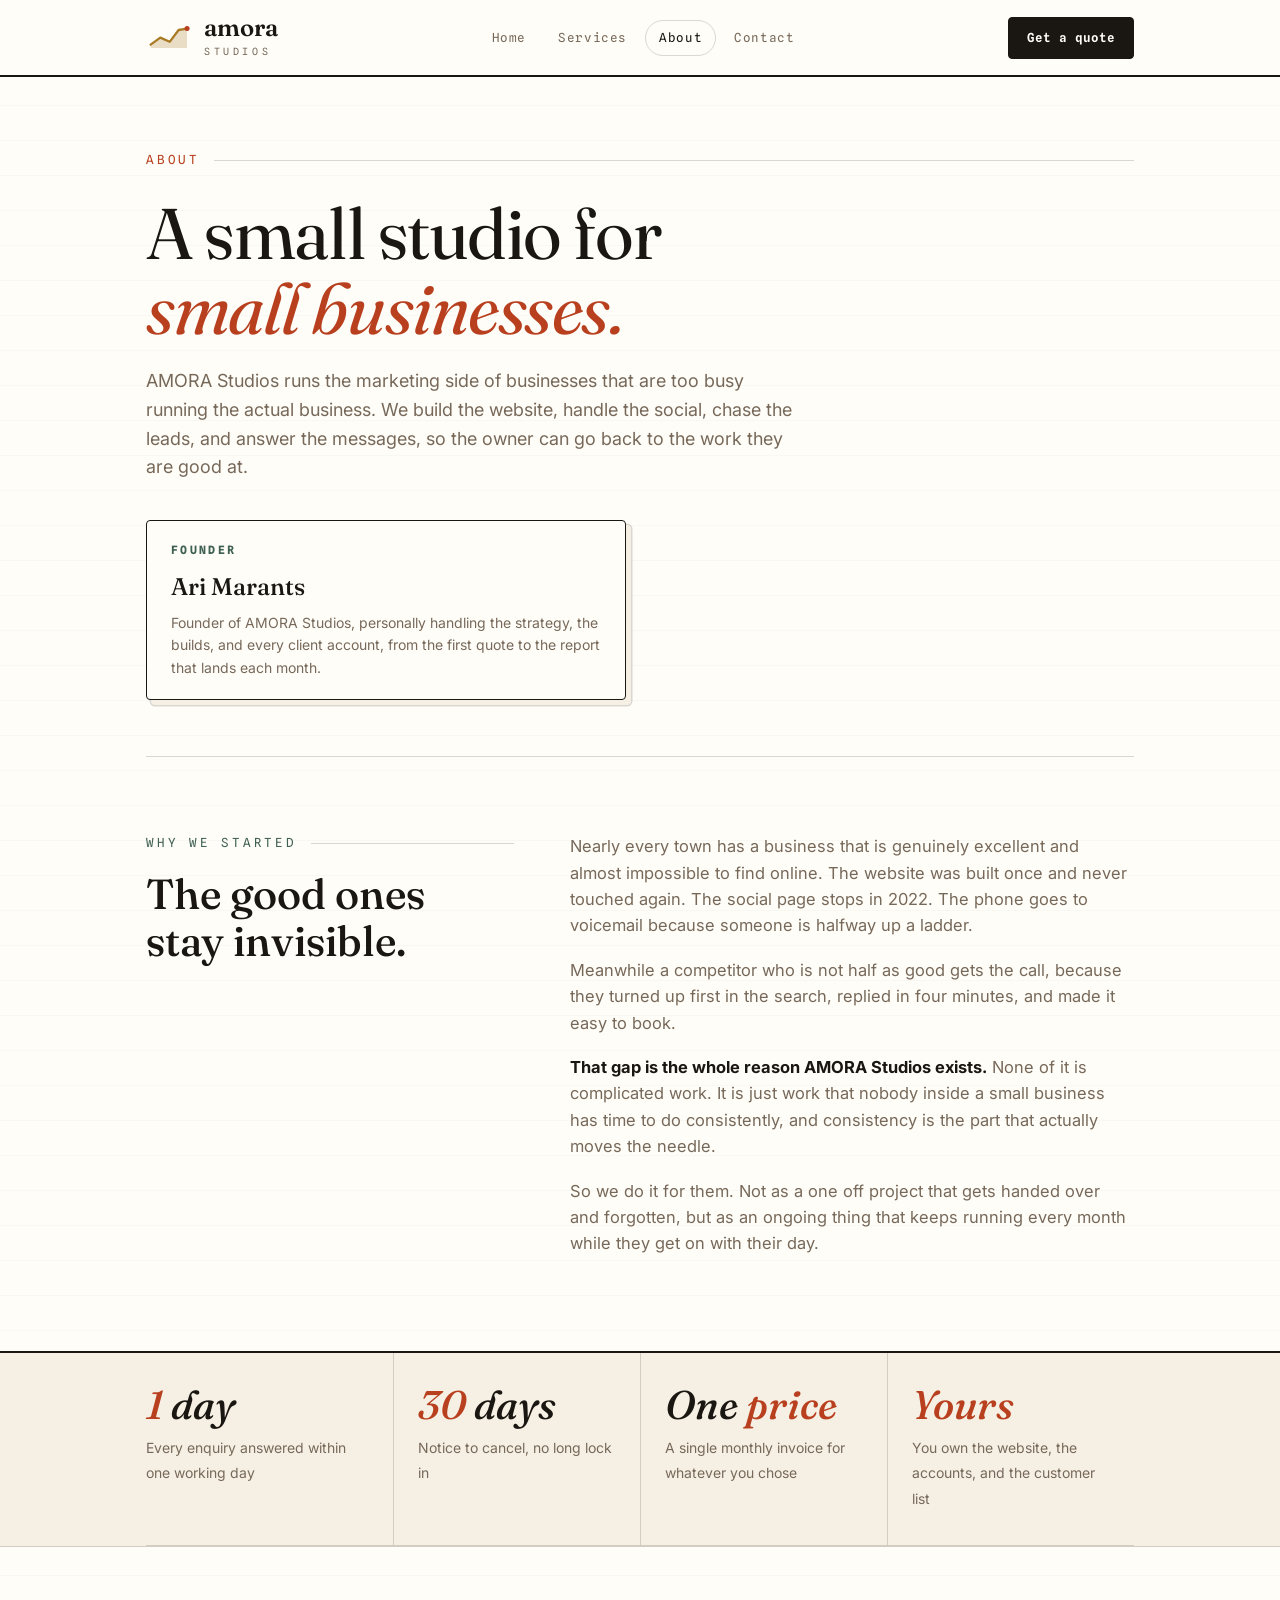
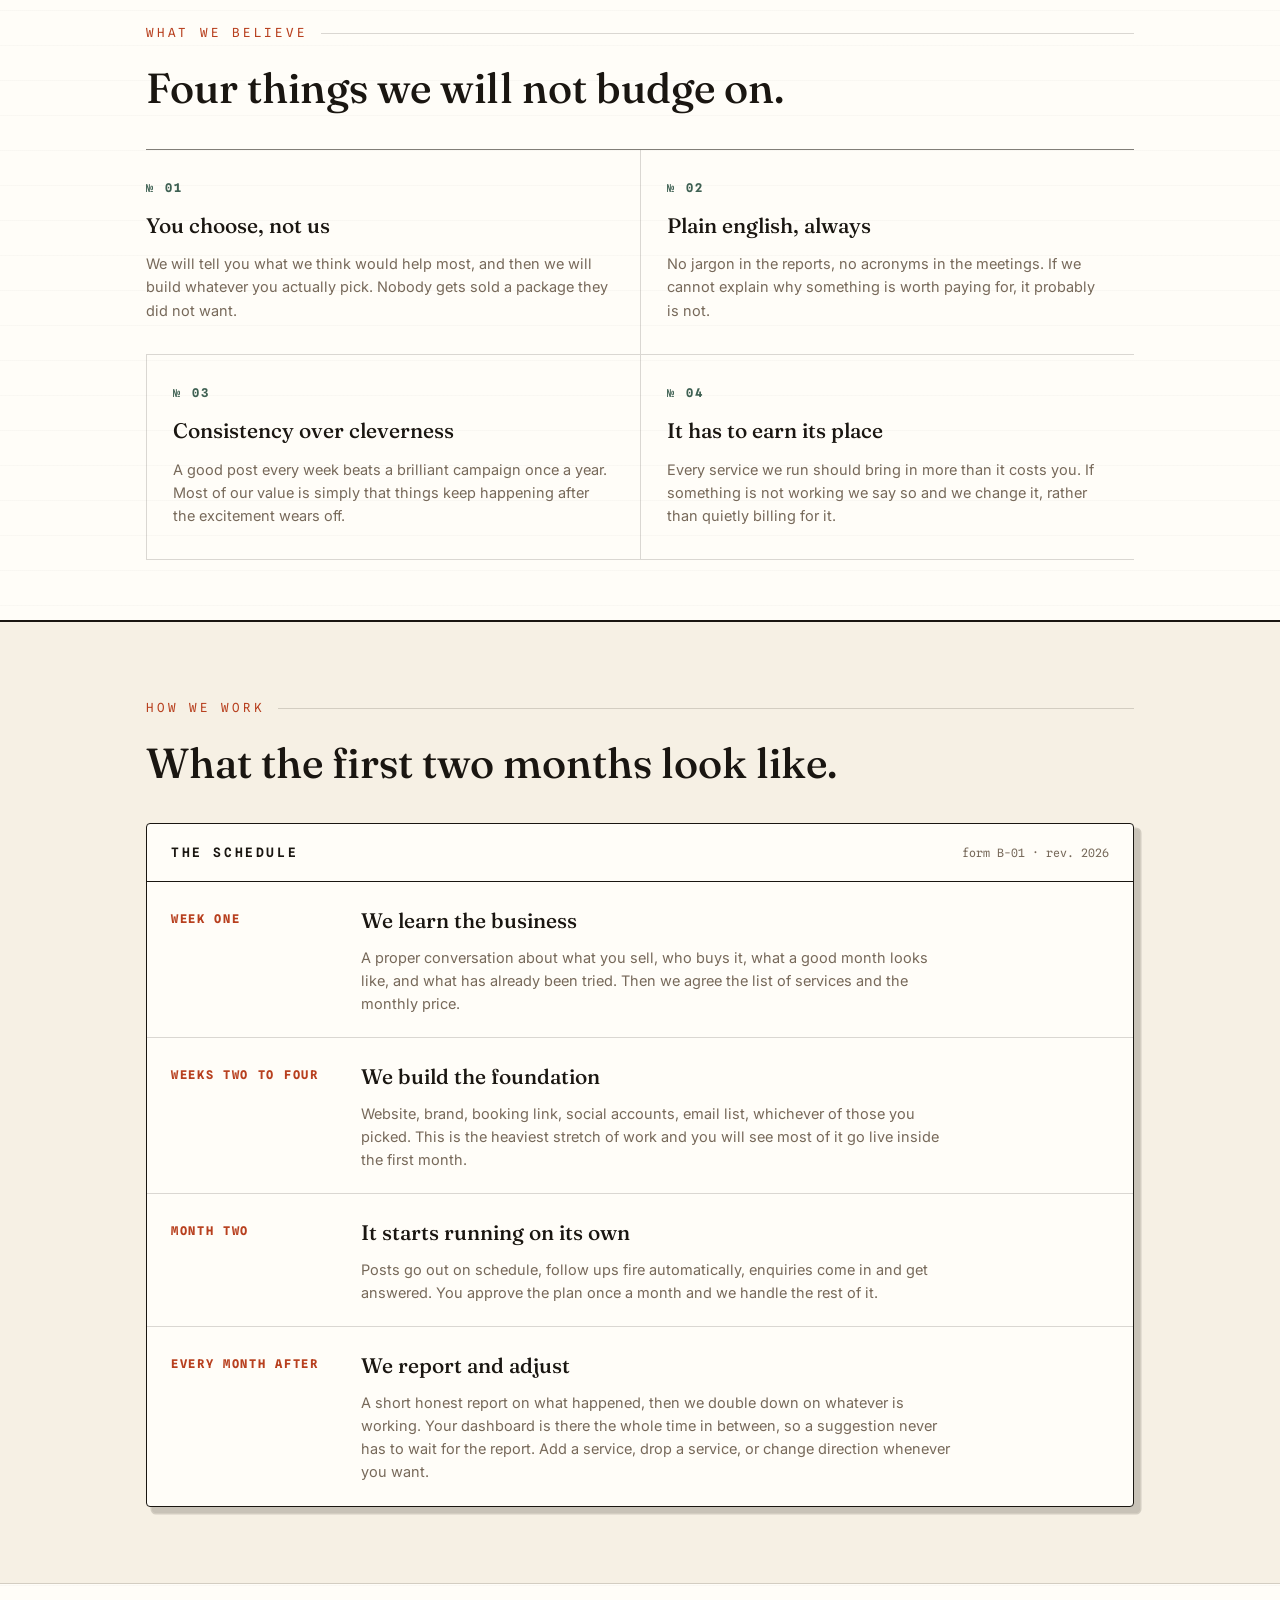
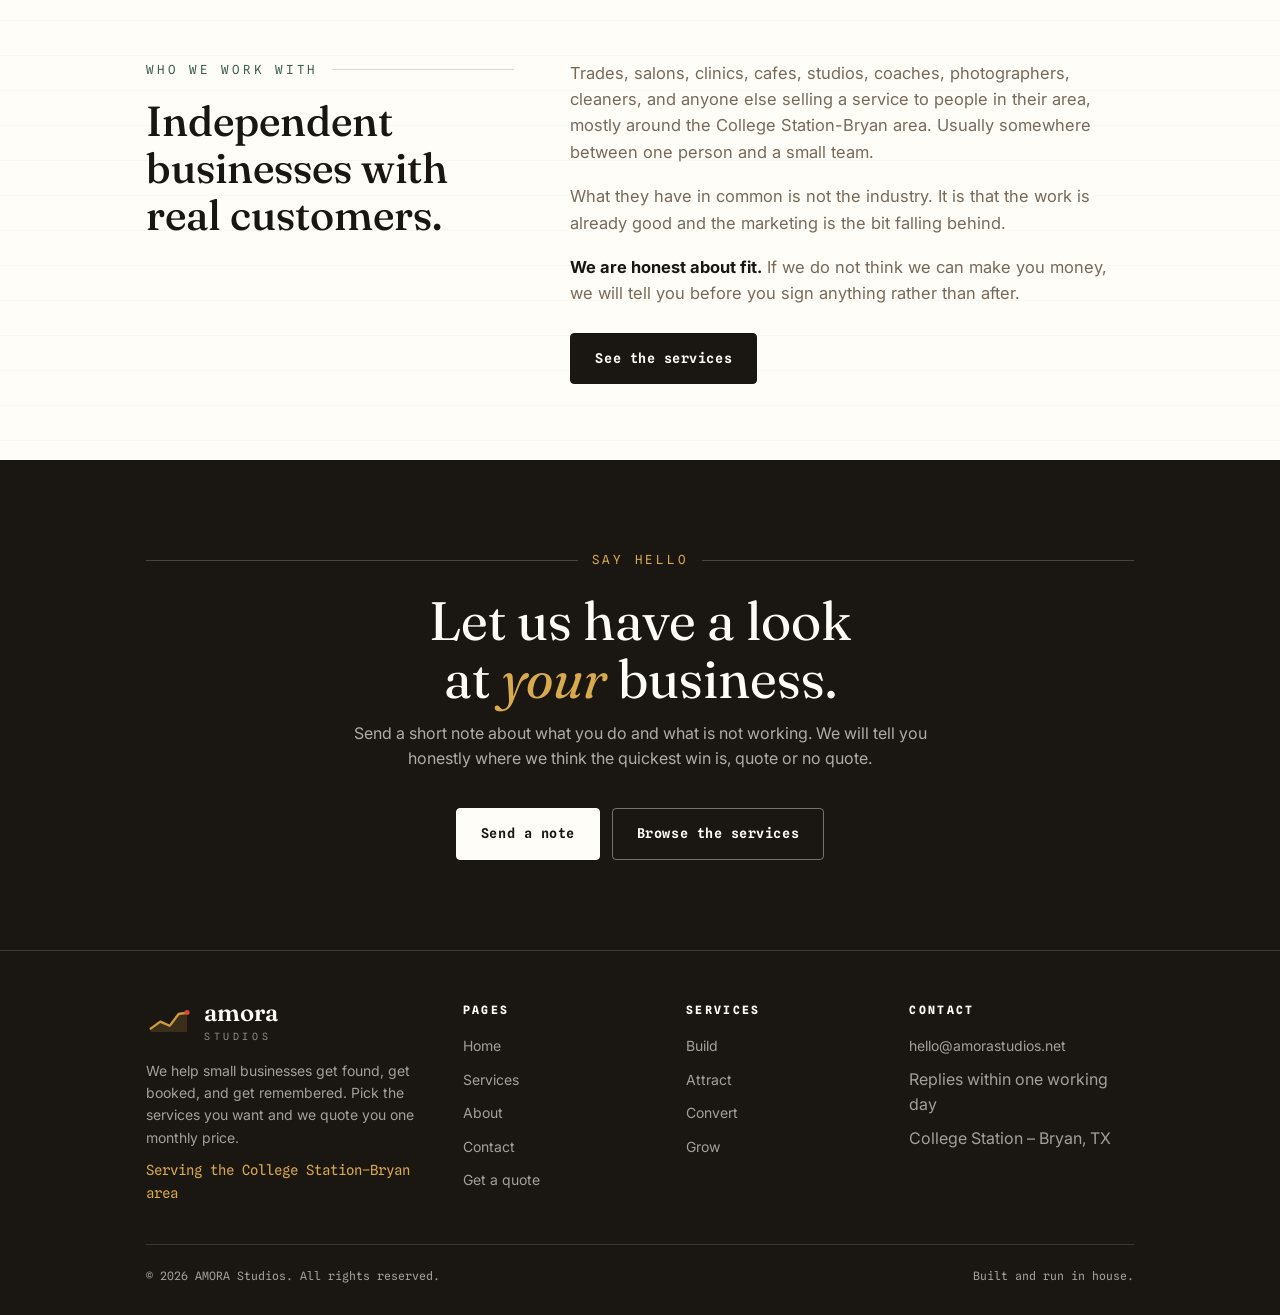
<file: about.html>
<!doctype html>
<html lang="en">
  <head>
    <meta charset="utf-8" />
    <meta name="viewport" content="width=device-width, initial-scale=1" />
    <title>About | AMORA Studios</title>
    <meta
      name="description"
      content="AMORA Studios is a small studio that runs the marketing side of small businesses. Learn how we work, what we believe, and who we build for."
    />
    <link rel="canonical" href="https://amorastudios.net/about.html" />
    <meta name="theme-color" content="#fffdf8" />
    <meta name="robots" content="index, follow" />

    <meta property="og:type" content="website" />
    <meta property="og:site_name" content="AMORA Studios" />
    <meta property="og:title" content="About | AMORA Studios" />
    <meta
      property="og:description"
      content="A small studio that runs the marketing side of small businesses. Here is how we work and what we believe."
    />
    <meta property="og:url" content="https://amorastudios.net/about.html" />
    <meta property="og:image" content="https://amorastudios.net/assets/img/og.png" />
    <meta property="og:image:width" content="1200" />
    <meta property="og:image:height" content="630" />
    <meta property="og:image:alt" content="AMORA Studios. Get found. Get booked. Get remembered." />
    <meta name="twitter:image" content="https://amorastudios.net/assets/img/og.png" />
    <meta name="twitter:card" content="summary_large_image" />

    <link rel="icon" type="image/svg+xml" href="assets/img/favicon.svg" />
    <link rel="apple-touch-icon" sizes="180x180" href="assets/img/apple-touch-icon.png" />

    <link rel="preconnect" href="https://fonts.googleapis.com" />
    <link rel="preconnect" href="https://fonts.gstatic.com" crossorigin />
    <link
      rel="stylesheet"
      href="https://fonts.googleapis.com/css2?family=Fraunces:ital,opsz,wght@0,9..144,400;0,9..144,500;0,9..144,600;1,9..144,400;1,9..144,500;1,9..144,600&family=Inter:wght@400;500;600&family=Spline+Sans+Mono:wght@400;500;600&display=swap"
    />
    <link rel="stylesheet" href="assets/css/ledger.css" />

    <style>
      /* Page styles on top of ledger.css: the founder card, the story splits,
         the promises strip, and the schedule ledger. */

      .founder { margin-top: 38px; max-width: 480px; border: 1.5px solid var(--ink); border-radius: 4px; background: var(--paper); box-shadow: 5px 5px 0 var(--paper-warm), 5px 5px 0 1.5px var(--rule); padding: 20px 24px; }
      .founder b { display: block; font-family: var(--mono); font-size: 11.5px; letter-spacing: 0.2em; text-transform: uppercase; color: var(--sage); margin-bottom: 8px; }
      .founder h3 { font-family: var(--display); font-weight: 500; font-size: 24px; margin-bottom: 6px; }
      .founder p { color: var(--faint); font-size: 14px; }

      .split { display: grid; grid-template-columns: minmax(0, 0.85fr) minmax(0, 1.3fr); gap: 56px; padding: 76px 0; align-items: start; }
      @media (max-width: 820px) { .split { grid-template-columns: 1fr; gap: 30px; } }
      .split h2 { font-family: var(--display); font-weight: 500; font-size: clamp(28px, 3.4vw, 42px); line-height: 1.12; text-wrap: balance; margin-top: 18px; }
      .split__sticky { position: sticky; top: 110px; }
      @media (max-width: 820px) { .split__sticky { position: static; } }
      .prose p { color: var(--faint); font-size: 16.5px; max-width: 62ch; margin-bottom: 18px; }
      .prose strong { color: var(--ink); }

      .stats { background: var(--paper-warm); border-top: 2.5px solid var(--ink); border-bottom: 1px solid var(--rule); }
      .stats__grid { display: grid; grid-template-columns: repeat(4, 1fr); }
      @media (max-width: 760px) { .stats__grid { grid-template-columns: 1fr 1fr; } }
      .stat { padding: 32px 24px 34px 0; border-bottom: 1px solid var(--rule); }
      .stat + .stat { border-left: 1px solid var(--rule); padding-left: 24px; }
      @media (max-width: 760px) { .stat:nth-child(odd) { border-left: none; padding-left: 0; } }
      .stat b { display: block; font-family: var(--display); font-style: italic; font-weight: 500; font-size: clamp(28px, 3.4vw, 40px); line-height: 1; margin-bottom: 10px; }
      .stat b i { font-style: italic; color: var(--stamp); }
      .stat span { color: var(--faint); font-size: 14px; }

      .values-sec { padding: 76px 0 60px; }
      .values-sec .terms { margin-top: 36px; }

      .timeline-sec { background: var(--paper-warm); border-top: 2.5px solid var(--ink); border-bottom: 1px solid var(--rule); padding: 76px 0; }
      .timeline-sec .ledger { margin-top: 36px; box-shadow: 6px 6px 0 rgba(26, 22, 17, 0.06), 6px 6px 0 1.5px var(--rule); }
      .trow { display: grid; grid-template-columns: 170px 1fr; gap: 20px; padding: 22px 24px; border-bottom: 1px solid var(--rule); }
      .trow:last-child { border-bottom: none; }
      @media (max-width: 640px) { .trow { grid-template-columns: 1fr; gap: 6px; } }
      .trow > b { font-family: var(--mono); font-size: 12px; letter-spacing: 0.14em; text-transform: uppercase; color: var(--stamp); padding-top: 5px; }
      .trow h3 { font-family: var(--display); font-weight: 500; font-size: 21px; margin-bottom: 8px; }
      .trow p { color: var(--faint); font-size: 14.5px; max-width: 66ch; }
    </style>
  </head>

  <body>
    <a class="skip-link" href="#main">Skip to content</a>

    <div class="mast-wrap">
      <header class="mast">
        <a class="brand" href="index.html" aria-label="AMORA Studios home">
          <svg viewBox="0 0 100 60" fill="none" aria-hidden="true"><path d="M10 44.4 L31.1 29.2 L51.5 38.3 L70.9 12.6 L89.3 9.5 L89.3 52 L10 52 Z" fill="#e9ddc6" /><path d="M10 44.4 L31.1 29.2 L51.5 38.3 L70.9 12.6 L89.3 9.5" stroke="#a97b25" stroke-width="5" stroke-linecap="round" stroke-linejoin="round" /><circle cx="89.3" cy="9.5" r="5.5" fill="#b8401f" /></svg>
          <span><span class="brand__name">amora</span><span class="brand__sub">Studios</span></span>
        </a>
        <nav aria-label="Primary">
          <a href="index.html">Home</a>
          <a href="services.html">Services</a>
          <a href="about.html" class="is-active" aria-current="page">About</a>
          <a href="contact.html">Contact</a>
        </nav>
        <div class="mast__actions">
          <a class="mast__cta" href="services.html#quote">Get a quote</a>
          <button class="mast__toggle" data-menu-toggle aria-expanded="false" aria-controls="mobile-menu" aria-label="Open menu">
            <span></span><span></span><span></span>
          </button>
        </div>
      </header>
    </div>

    <div class="mobile-menu" id="mobile-menu" data-menu>
      <a href="index.html">Home</a>
      <a href="services.html">Services</a>
      <a href="about.html">About</a>
      <a href="contact.html">Contact</a>
      <a href="services.html#quote">Get a quote</a>
    </div>

    <main id="main">
      <div class="sheet">
        <section class="page-hero">
          <p class="kicker" data-reveal>About</p>
          <h1 data-reveal data-reveal-delay="1">A small studio for <em>small businesses.</em></h1>
          <p class="lede" data-reveal data-reveal-delay="2">
            AMORA Studios runs the marketing side of businesses that are too busy running the actual business.
            We build the website, handle the social, chase the leads, and answer the messages, so the owner
            can go back to the work they are good at.
          </p>
          <aside class="founder" data-reveal data-reveal-delay="3">
            <b>Founder</b>
            <h3>Ari Marants</h3>
            <p>
              Founder of AMORA Studios, personally handling the strategy, the builds, and every client
              account, from the first quote to the report that lands each month.
            </p>
          </aside>
        </section>

        <section class="split">
          <div class="split__sticky" data-reveal>
            <p class="kicker kicker--muted">Why we started</p>
            <h2>The good ones stay invisible.</h2>
          </div>
          <div class="prose" data-reveal data-reveal-delay="1">
            <p>
              Nearly every town has a business that is genuinely excellent and almost impossible to find
              online. The website was built once and never touched again. The social page stops in 2022. The
              phone goes to voicemail because someone is halfway up a ladder.
            </p>
            <p>
              Meanwhile a competitor who is not half as good gets the call, because they turned up first in
              the search, replied in four minutes, and made it easy to book.
            </p>
            <p>
              <strong>That gap is the whole reason AMORA Studios exists.</strong> None of it is complicated
              work. It is just work that nobody inside a small business has time to do consistently, and
              consistency is the part that actually moves the needle.
            </p>
            <p>
              So we do it for them. Not as a one off project that gets handed over and forgotten, but as an
              ongoing thing that keeps running every month while they get on with their day.
            </p>
          </div>
        </section>
      </div>

      <section class="stats">
        <div class="sheet">
          <div class="stats__grid">
            <div class="stat" data-reveal><b><i>1</i> day</b><span>Every enquiry answered within one working day</span></div>
            <div class="stat" data-reveal data-reveal-delay="1"><b><i>30</i> days</b><span>Notice to cancel, no long lock in</span></div>
            <div class="stat" data-reveal data-reveal-delay="2"><b>One <i>price</i></b><span>A single monthly invoice for whatever you chose</span></div>
            <div class="stat" data-reveal data-reveal-delay="3"><b><i>Yours</i></b><span>You own the website, the accounts, and the customer list</span></div>
          </div>
        </div>
      </section>

      <div class="sheet">
        <section class="values-sec">
          <div class="sec-head" data-reveal>
            <p class="kicker">What we believe</p>
            <h2>Four things we will not budge on.</h2>
          </div>
          <div class="terms terms--2">
            <article class="term" data-reveal><b>№ 01</b><h3>You choose, not us</h3><p>We will tell you what we think would help most, and then we will build whatever you actually pick. Nobody gets sold a package they did not want.</p></article>
            <article class="term" data-reveal data-reveal-delay="1"><b>№ 02</b><h3>Plain english, always</h3><p>No jargon in the reports, no acronyms in the meetings. If we cannot explain why something is worth paying for, it probably is not.</p></article>
            <article class="term" data-reveal data-reveal-delay="2"><b>№ 03</b><h3>Consistency over cleverness</h3><p>A good post every week beats a brilliant campaign once a year. Most of our value is simply that things keep happening after the excitement wears off.</p></article>
            <article class="term" data-reveal data-reveal-delay="3"><b>№ 04</b><h3>It has to earn its place</h3><p>Every service we run should bring in more than it costs you. If something is not working we say so and we change it, rather than quietly billing for it.</p></article>
          </div>
        </section>
      </div>

      <section class="timeline-sec">
        <div class="sheet">
          <div class="sec-head" data-reveal>
            <p class="kicker">How we work</p>
            <h2>What the first two months look like.</h2>
          </div>
          <div class="ledger" data-reveal data-reveal-delay="1">
            <div class="ledger__head"><h3>The schedule</h3><span>form B-01 · rev. 2026</span></div>
            <div class="trow">
              <b>Week one</b>
              <div>
                <h3>We learn the business</h3>
                <p>A proper conversation about what you sell, who buys it, what a good month looks like, and what has already been tried. Then we agree the list of services and the monthly price.</p>
              </div>
            </div>
            <div class="trow">
              <b>Weeks two to four</b>
              <div>
                <h3>We build the foundation</h3>
                <p>Website, brand, booking link, social accounts, email list, whichever of those you picked. This is the heaviest stretch of work and you will see most of it go live inside the first month.</p>
              </div>
            </div>
            <div class="trow">
              <b>Month two</b>
              <div>
                <h3>It starts running on its own</h3>
                <p>Posts go out on schedule, follow ups fire automatically, enquiries come in and get answered. You approve the plan once a month and we handle the rest of it.</p>
              </div>
            </div>
            <div class="trow">
              <b>Every month after</b>
              <div>
                <h3>We report and adjust</h3>
                <p>A short honest report on what happened, then we double down on whatever is working. Your dashboard is there the whole time in between, so a suggestion never has to wait for the report. Add a service, drop a service, or change direction whenever you want.</p>
              </div>
            </div>
          </div>
        </div>
      </section>

      <div class="sheet">
        <section class="split">
          <div class="split__sticky" data-reveal>
            <p class="kicker kicker--muted">Who we work with</p>
            <h2>Independent businesses with real customers.</h2>
          </div>
          <div class="prose" data-reveal data-reveal-delay="1">
            <p>
              Trades, salons, clinics, cafes, studios, coaches, photographers, cleaners, and anyone else
              selling a service to people in their area, mostly around the College Station-Bryan area.
              Usually somewhere between one person and a small team.
            </p>
            <p>
              What they have in common is not the industry. It is that the work is already good and the
              marketing is the bit falling behind.
            </p>
            <p>
              <strong>We are honest about fit.</strong> If we do not think we can make you money, we will
              tell you before you sign anything rather than after.
            </p>
            <div class="btn-row" style="margin-top: 26px">
              <a class="btn btn--ink" href="services.html">See the services</a>
            </div>
          </div>
        </section>
      </div>

      <section class="ink-band ink-band--center" id="contact">
        <div class="sheet">
          <p class="kicker kicker--center" data-reveal>Say hello</p>
          <h2 data-reveal data-reveal-delay="1">Let us have a look at <em>your</em> business.</h2>
          <p class="lede" data-reveal data-reveal-delay="2">
            Send a short note about what you do and what is not working. We will tell you honestly where we
            think the quickest win is, quote or no quote.
          </p>
          <div class="btn-row" data-reveal data-reveal-delay="3">
            <a class="btn btn--paper" href="contact.html#message">Send a note</a>
            <a class="btn btn--ghost" href="services.html">Browse the services</a>
          </div>
        </div>
      </section>
    </main>

    <footer class="footer">
      <div class="sheet">
        <div class="footer__grid">
          <div>
            <a class="brand" href="index.html">
              <svg viewBox="0 0 100 60" fill="none" aria-hidden="true"><path d="M10 44.4 L31.1 29.2 L51.5 38.3 L70.9 12.6 L89.3 9.5 L89.3 52 L10 52 Z" fill="#3b2f1c" /><path d="M10 44.4 L31.1 29.2 L51.5 38.3 L70.9 12.6 L89.3 9.5" stroke="#cf9b3f" stroke-width="5" stroke-linecap="round" stroke-linejoin="round" /><circle cx="89.3" cy="9.5" r="5.5" fill="#d9483a" /></svg>
              <span><span class="brand__name">amora</span><span class="brand__sub">Studios</span></span>
            </a>
            <p>
              We help small businesses get found, get booked, and get remembered. Pick the services you want
              and we quote you one monthly price.
            </p>
            <p class="footer__where">Serving the College Station&ndash;Bryan area</p>
          </div>
          <div>
            <h4>Pages</h4>
            <ul>
              <li><a href="index.html">Home</a></li>
              <li><a href="services.html">Services</a></li>
              <li><a href="about.html">About</a></li>
              <li><a href="contact.html">Contact</a></li>
              <li><a href="services.html#quote">Get a quote</a></li>
            </ul>
          </div>
          <div>
            <h4>Services</h4>
            <ul>
              <li><a href="services.html#build">Build</a></li>
              <li><a href="services.html#attract">Attract</a></li>
              <li><a href="services.html#convert">Convert</a></li>
              <li><a href="services.html#grow">Grow</a></li>
            </ul>
          </div>
          <div>
            <h4>Contact</h4>
            <ul>
              <li><a href="mailto:hello@amorastudios.net">hello@amorastudios.net</a></li>
              <li>Replies within one working day</li>
              <li>College Station &ndash; Bryan, TX</li>
            </ul>
          </div>
        </div>
        <div class="footer__bottom">
          <span>&copy; <span data-year>2026</span> AMORA Studios. All rights reserved.</span>
          <span>Built and run in house.</span>
        </div>
      </div>
    </footer>

    <script src="assets/js/main.js" defer></script>
  </body>
</html>
</file>
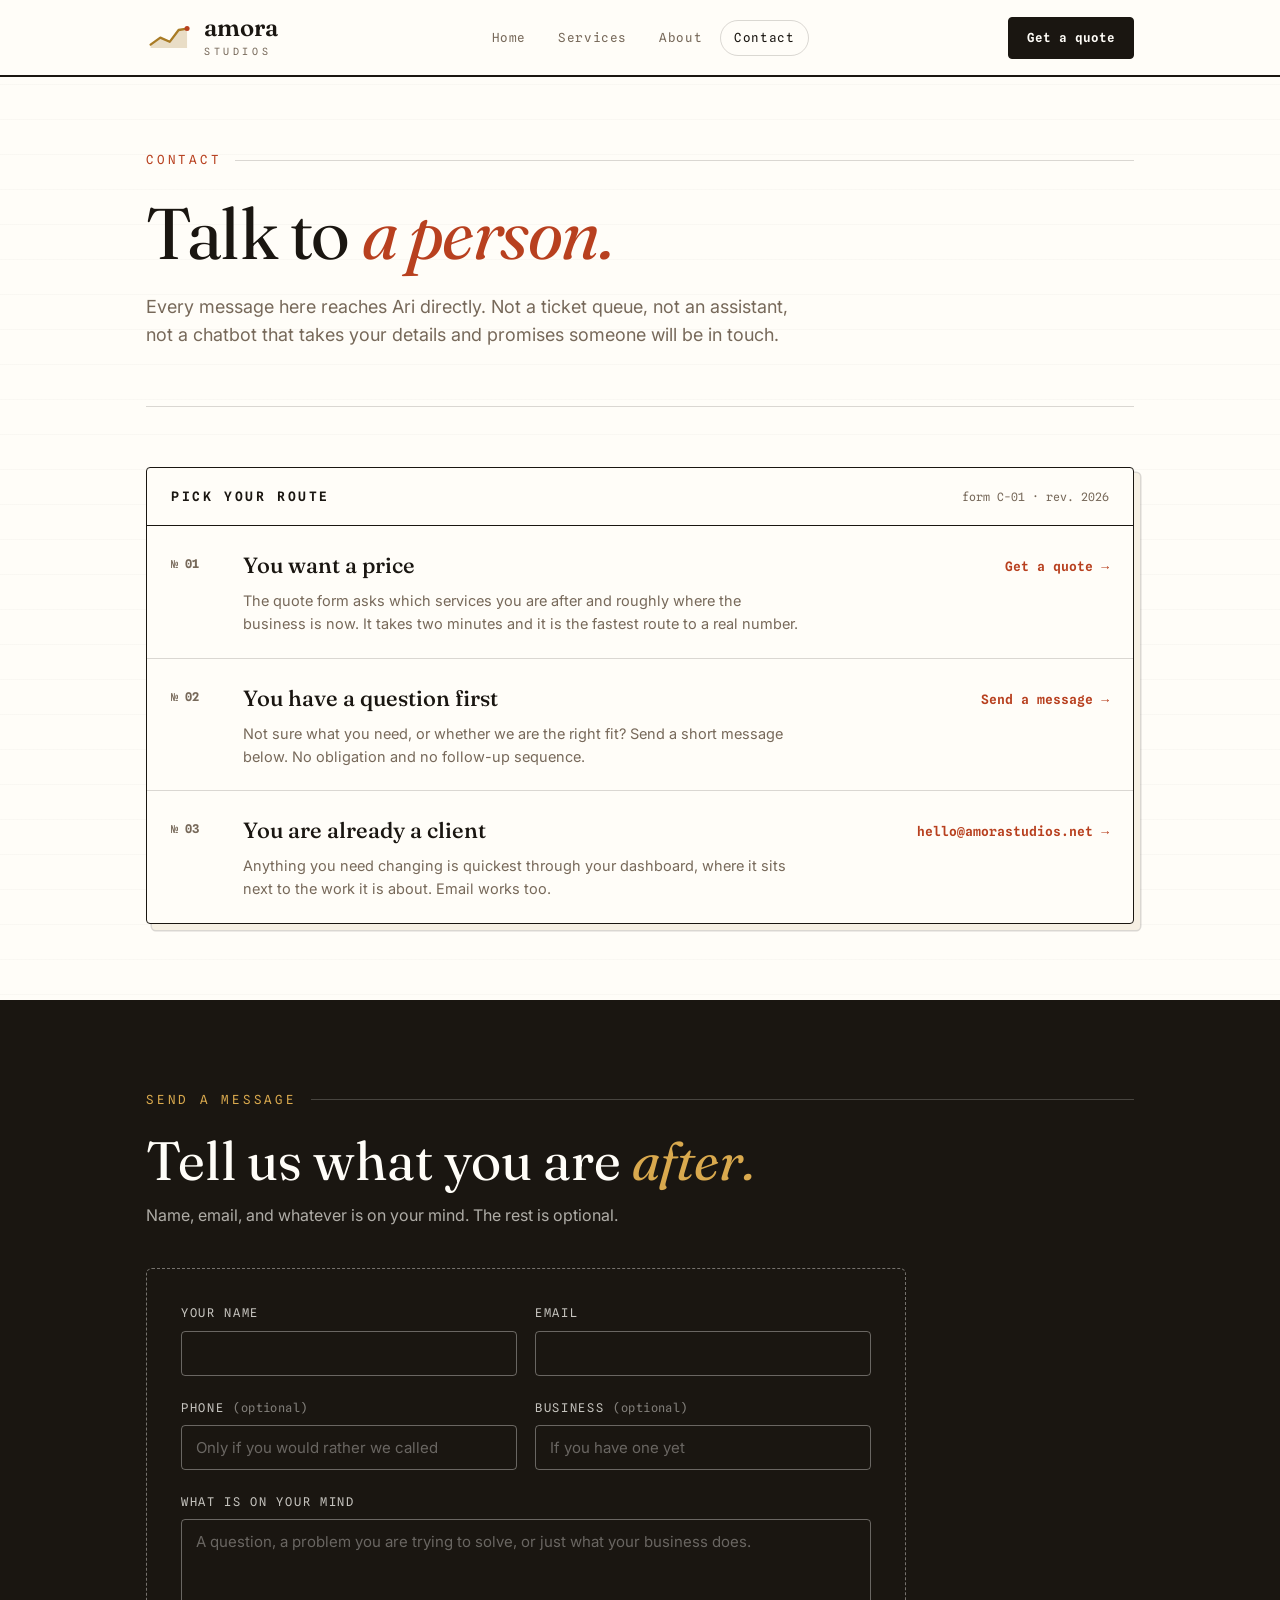
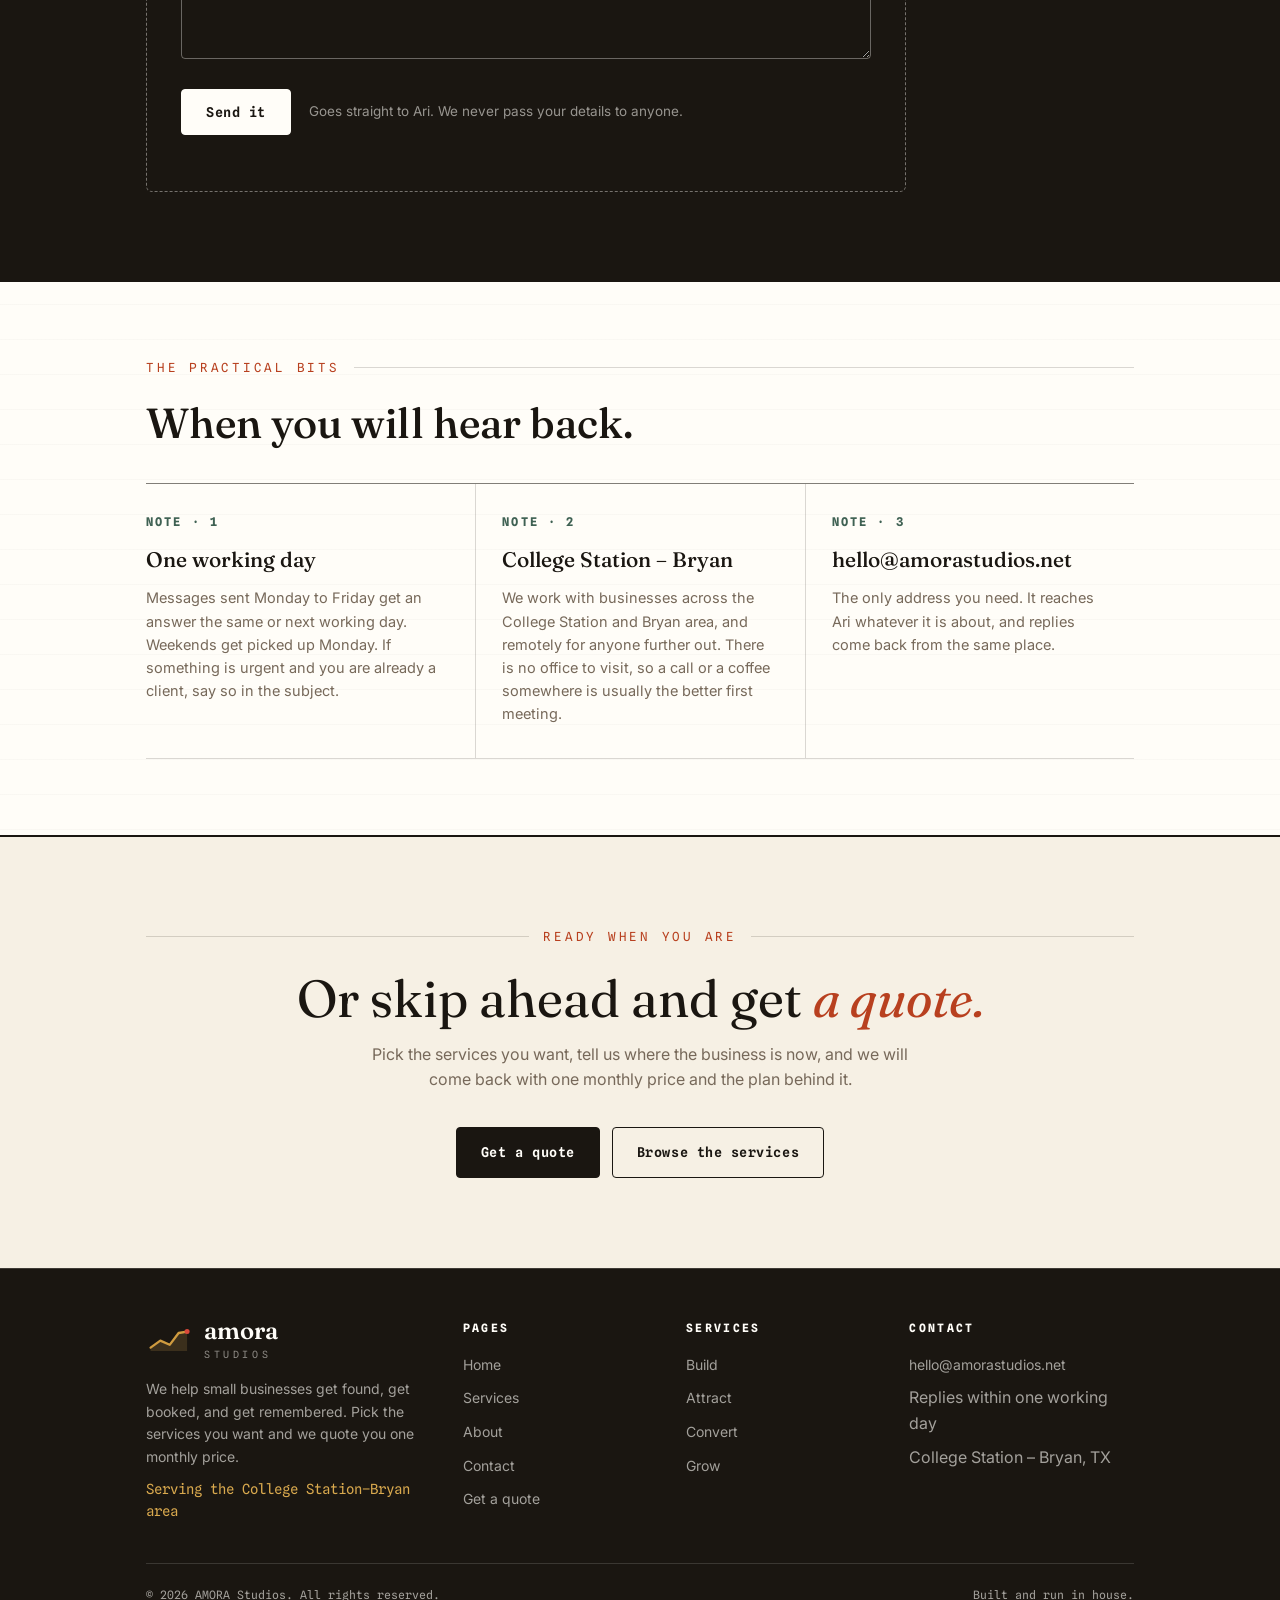
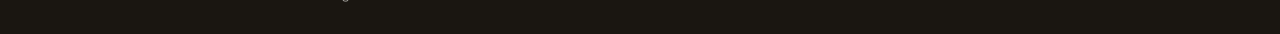
<file: contact.html>
<!doctype html>
<html lang="en">
  <head>
    <meta charset="utf-8" />
    <meta name="viewport" content="width=device-width, initial-scale=1" />
    <title>Contact | AMORA Studios</title>
    <meta
      name="description"
      content="Talk to AMORA Studios. Email hello@amorastudios.net, or send a short message. We reply within one working day, Monday to Friday."
    />
    <link rel="canonical" href="https://amorastudios.net/contact.html" />
    <meta name="theme-color" content="#fffdf8" />
    <meta name="robots" content="index, follow" />

    <meta property="og:type" content="website" />
    <meta property="og:site_name" content="AMORA Studios" />
    <meta property="og:title" content="Contact | AMORA Studios" />
    <meta
      property="og:description"
      content="Talk to a person about your business. We reply within one working day."
    />
    <meta property="og:url" content="https://amorastudios.net/contact.html" />
    <meta property="og:image" content="https://amorastudios.net/assets/img/og.png" />
    <meta property="og:image:width" content="1200" />
    <meta property="og:image:height" content="630" />
    <meta property="og:image:alt" content="AMORA Studios. Get found. Get booked. Get remembered." />
    <meta name="twitter:image" content="https://amorastudios.net/assets/img/og.png" />
    <meta name="twitter:card" content="summary_large_image" />

    <link rel="icon" type="image/svg+xml" href="assets/img/favicon.svg" />
    <link rel="apple-touch-icon" sizes="180x180" href="assets/img/apple-touch-icon.png" />

    <link rel="preconnect" href="https://fonts.googleapis.com" />
    <link rel="preconnect" href="https://fonts.gstatic.com" crossorigin />
    <link
      rel="stylesheet"
      href="https://fonts.googleapis.com/css2?family=Fraunces:ital,opsz,wght@0,9..144,400;0,9..144,500;0,9..144,600;1,9..144,400;1,9..144,500;1,9..144,600&family=Inter:wght@400;500;600&family=Spline+Sans+Mono:wght@400;500;600&display=swap"
    />
    <link rel="stylesheet" href="assets/css/ledger.css" />

    <style>
      /* Page styles on top of ledger.css: the routes ledger and the warm CTA. */

      .routes { padding: 60px 0 76px; }
      .route { display: grid; grid-template-columns: 56px 1fr auto; gap: 16px; align-items: start; padding: 22px 24px; border-bottom: 1px solid var(--rule); text-decoration: none; color: inherit; transition: background 0.15s; }
      .route:hover { background: rgba(169, 123, 37, 0.06); }
      .route:last-child { border-bottom: none; }
      @media (max-width: 640px) { .route { grid-template-columns: 40px 1fr; } .route .go { grid-column: 2; } }
      .route > b { font-family: var(--mono); font-size: 12px; color: var(--faint); padding-top: 6px; }
      .route h3 { font-family: var(--display); font-weight: 500; font-size: 22px; margin-bottom: 6px; }
      .route p { color: var(--faint); font-size: 14.5px; max-width: 62ch; }
      .route .go { font-family: var(--mono); font-size: 13px; font-weight: 600; color: var(--stamp); white-space: nowrap; padding-top: 8px; }

      .message-band .inkform { max-width: 760px; }

      .details-sec { padding: 76px 0; }
      .details-sec .terms { margin-top: 36px; }

      .warm-cta { background: var(--paper-warm); border-top: 2.5px solid var(--ink); padding: 90px 0; text-align: center; }
      .warm-cta h2 { font-family: var(--display); font-weight: 400; font-size: clamp(32px, 4.4vw, 52px); line-height: 1.06; text-wrap: balance; margin: 24px auto 16px; max-width: 22ch; }
      .warm-cta h2 em { font-style: italic; color: var(--stamp); }
      .warm-cta .lede { color: var(--faint); max-width: 56ch; margin: 0 auto 34px; }
      .warm-cta .btn-row { justify-content: center; margin-top: 0; }
    </style>
  </head>

  <body>
    <a class="skip-link" href="#main">Skip to content</a>

    <div class="mast-wrap">
      <header class="mast">
        <a class="brand" href="index.html" aria-label="AMORA Studios home">
          <svg viewBox="0 0 100 60" fill="none" aria-hidden="true"><path d="M10 44.4 L31.1 29.2 L51.5 38.3 L70.9 12.6 L89.3 9.5 L89.3 52 L10 52 Z" fill="#e9ddc6" /><path d="M10 44.4 L31.1 29.2 L51.5 38.3 L70.9 12.6 L89.3 9.5" stroke="#a97b25" stroke-width="5" stroke-linecap="round" stroke-linejoin="round" /><circle cx="89.3" cy="9.5" r="5.5" fill="#b8401f" /></svg>
          <span><span class="brand__name">amora</span><span class="brand__sub">Studios</span></span>
        </a>
        <nav aria-label="Primary">
          <a href="index.html">Home</a>
          <a href="services.html">Services</a>
          <a href="about.html">About</a>
          <a href="contact.html" class="is-active" aria-current="page">Contact</a>
        </nav>
        <div class="mast__actions">
          <a class="mast__cta" href="services.html#quote">Get a quote</a>
          <button class="mast__toggle" data-menu-toggle aria-expanded="false" aria-controls="mobile-menu" aria-label="Open menu">
            <span></span><span></span><span></span>
          </button>
        </div>
      </header>
    </div>

    <div class="mobile-menu" id="mobile-menu" data-menu>
      <a href="index.html">Home</a>
      <a href="services.html">Services</a>
      <a href="about.html">About</a>
      <a href="contact.html">Contact</a>
      <a href="services.html#quote">Get a quote</a>
    </div>

    <main id="main">
      <div class="sheet">
        <section class="page-hero">
          <p class="kicker" data-reveal>Contact</p>
          <h1 data-reveal data-reveal-delay="1">Talk to <em>a person.</em></h1>
          <p class="lede" data-reveal data-reveal-delay="2">
            Every message here reaches Ari directly. Not a ticket queue, not an assistant, not a chatbot
            that takes your details and promises someone will be in touch.
          </p>
        </section>

        <section class="routes">
          <div class="ledger" data-reveal>
            <div class="ledger__head"><h2>Pick your route</h2><span>form C-01 · rev. 2026</span></div>
            <a class="route" href="services.html#quote">
              <b>№ 01</b>
              <div>
                <h3>You want a price</h3>
                <p>The quote form asks which services you are after and roughly where the business is now. It takes two minutes and it is the fastest route to a real number.</p>
              </div>
              <span class="go">Get a quote &rarr;</span>
            </a>
            <a class="route" href="#message">
              <b>№ 02</b>
              <div>
                <h3>You have a question first</h3>
                <p>Not sure what you need, or whether we are the right fit? Send a short message below. No obligation and no follow-up sequence.</p>
              </div>
              <span class="go">Send a message &rarr;</span>
            </a>
            <a class="route" href="mailto:hello@amorastudios.net">
              <b>№ 03</b>
              <div>
                <h3>You are already a client</h3>
                <p>Anything you need changing is quickest through your dashboard, where it sits next to the work it is about. Email works too.</p>
              </div>
              <span class="go">hello@amorastudios.net &rarr;</span>
            </a>
          </div>
        </section>
      </div>

      <section class="ink-band message-band" id="message">
        <div class="sheet">
          <div data-reveal>
            <p class="kicker">Send a message</p>
            <h2>Tell us what you are <em>after.</em></h2>
            <p class="lede">Name, email, and whatever is on your mind. The rest is optional.</p>
          </div>

          <form class="inkform" data-contact-form novalidate data-reveal data-reveal-delay="1">
            <div class="frow">
              <div class="field">
                <label for="c-name">Your name</label>
                <input id="c-name" name="name" type="text" autocomplete="name" required />
              </div>
              <div class="field">
                <label for="c-email">Email</label>
                <input id="c-email" name="email" type="email" autocomplete="email" required />
              </div>
            </div>

            <div class="frow">
              <div class="field">
                <label for="c-phone">Phone <span class="opt">(optional)</span></label>
                <input id="c-phone" name="phone" type="tel" autocomplete="tel" placeholder="Only if you would rather we called" />
              </div>
              <div class="field">
                <label for="c-business">Business <span class="opt">(optional)</span></label>
                <input id="c-business" name="business" type="text" autocomplete="organization" placeholder="If you have one yet" />
              </div>
            </div>

            <!-- Spam trap. Off screen and skipped by keyboard and screen readers,
                 so a person never sees it. -->
            <div class="hp" aria-hidden="true">
              <label for="c-website">Leave this empty</label>
              <input id="c-website" name="website" type="text" tabindex="-1" autocomplete="off" />
            </div>

            <div class="field">
              <label for="c-message">What is on your mind</label>
              <textarea id="c-message" name="message" rows="6" required
                placeholder="A question, a problem you are trying to solve, or just what your business does."></textarea>
            </div>

            <div class="form__foot">
              <button class="btn" type="submit">Send it</button>
              <p class="form__note">Goes straight to Ari. We never pass your details to anyone.</p>
            </div>
            <p class="form__status" data-form-status role="status" aria-live="polite"></p>
          </form>
        </div>
      </section>

      <div class="sheet">
        <section class="details-sec">
          <div class="sec-head" data-reveal>
            <p class="kicker">The practical bits</p>
            <h2>When you will hear back.</h2>
          </div>
          <div class="terms">
            <div class="term" data-reveal>
              <b>Note · 1</b>
              <h3>One working day</h3>
              <p>Messages sent Monday to Friday get an answer the same or next working day. Weekends get picked up Monday. If something is urgent and you are already a client, say so in the subject.</p>
            </div>
            <div class="term" data-reveal data-reveal-delay="1">
              <b>Note · 2</b>
              <h3>College Station &ndash; Bryan</h3>
              <p>We work with businesses across the College Station and Bryan area, and remotely for anyone further out. There is no office to visit, so a call or a coffee somewhere is usually the better first meeting.</p>
            </div>
            <div class="term" data-reveal data-reveal-delay="2">
              <b>Note · 3</b>
              <h3>hello@amorastudios.net</h3>
              <p>The only address you need. It reaches Ari whatever it is about, and replies come back from the same place.</p>
            </div>
          </div>
        </section>
      </div>

      <section class="warm-cta">
        <div class="sheet">
          <p class="kicker kicker--center" data-reveal>Ready when you are</p>
          <h2 data-reveal data-reveal-delay="1">Or skip ahead and get <em>a quote.</em></h2>
          <p class="lede" data-reveal data-reveal-delay="2">
            Pick the services you want, tell us where the business is now, and we will come back with one
            monthly price and the plan behind it.
          </p>
          <div class="btn-row" data-reveal data-reveal-delay="3">
            <a class="btn btn--ink" href="services.html#quote">Get a quote</a>
            <a class="btn btn--line" href="services.html">Browse the services</a>
          </div>
        </div>
      </section>
    </main>

    <footer class="footer">
      <div class="sheet">
        <div class="footer__grid">
          <div>
            <a class="brand" href="index.html">
              <svg viewBox="0 0 100 60" fill="none" aria-hidden="true"><path d="M10 44.4 L31.1 29.2 L51.5 38.3 L70.9 12.6 L89.3 9.5 L89.3 52 L10 52 Z" fill="#3b2f1c" /><path d="M10 44.4 L31.1 29.2 L51.5 38.3 L70.9 12.6 L89.3 9.5" stroke="#cf9b3f" stroke-width="5" stroke-linecap="round" stroke-linejoin="round" /><circle cx="89.3" cy="9.5" r="5.5" fill="#d9483a" /></svg>
              <span><span class="brand__name">amora</span><span class="brand__sub">Studios</span></span>
            </a>
            <p>
              We help small businesses get found, get booked, and get remembered. Pick the services you want
              and we quote you one monthly price.
            </p>
            <p class="footer__where">Serving the College Station&ndash;Bryan area</p>
          </div>
          <div>
            <h4>Pages</h4>
            <ul>
              <li><a href="index.html">Home</a></li>
              <li><a href="services.html">Services</a></li>
              <li><a href="about.html">About</a></li>
              <li><a href="contact.html">Contact</a></li>
              <li><a href="services.html#quote">Get a quote</a></li>
            </ul>
          </div>
          <div>
            <h4>Services</h4>
            <ul>
              <li><a href="services.html#build">Build</a></li>
              <li><a href="services.html#attract">Attract</a></li>
              <li><a href="services.html#convert">Convert</a></li>
              <li><a href="services.html#grow">Grow</a></li>
            </ul>
          </div>
          <div>
            <h4>Contact</h4>
            <ul>
              <li><a href="mailto:hello@amorastudios.net">hello@amorastudios.net</a></li>
              <li>Replies within one working day</li>
              <li>College Station &ndash; Bryan, TX</li>
            </ul>
          </div>
        </div>
        <div class="footer__bottom">
          <span>&copy; <span data-year>2026</span> AMORA Studios. All rights reserved.</span>
          <span>Built and run in house.</span>
        </div>
      </div>
    </footer>

    <script src="assets/js/main.js" defer></script>
  </body>
</html>
</file>
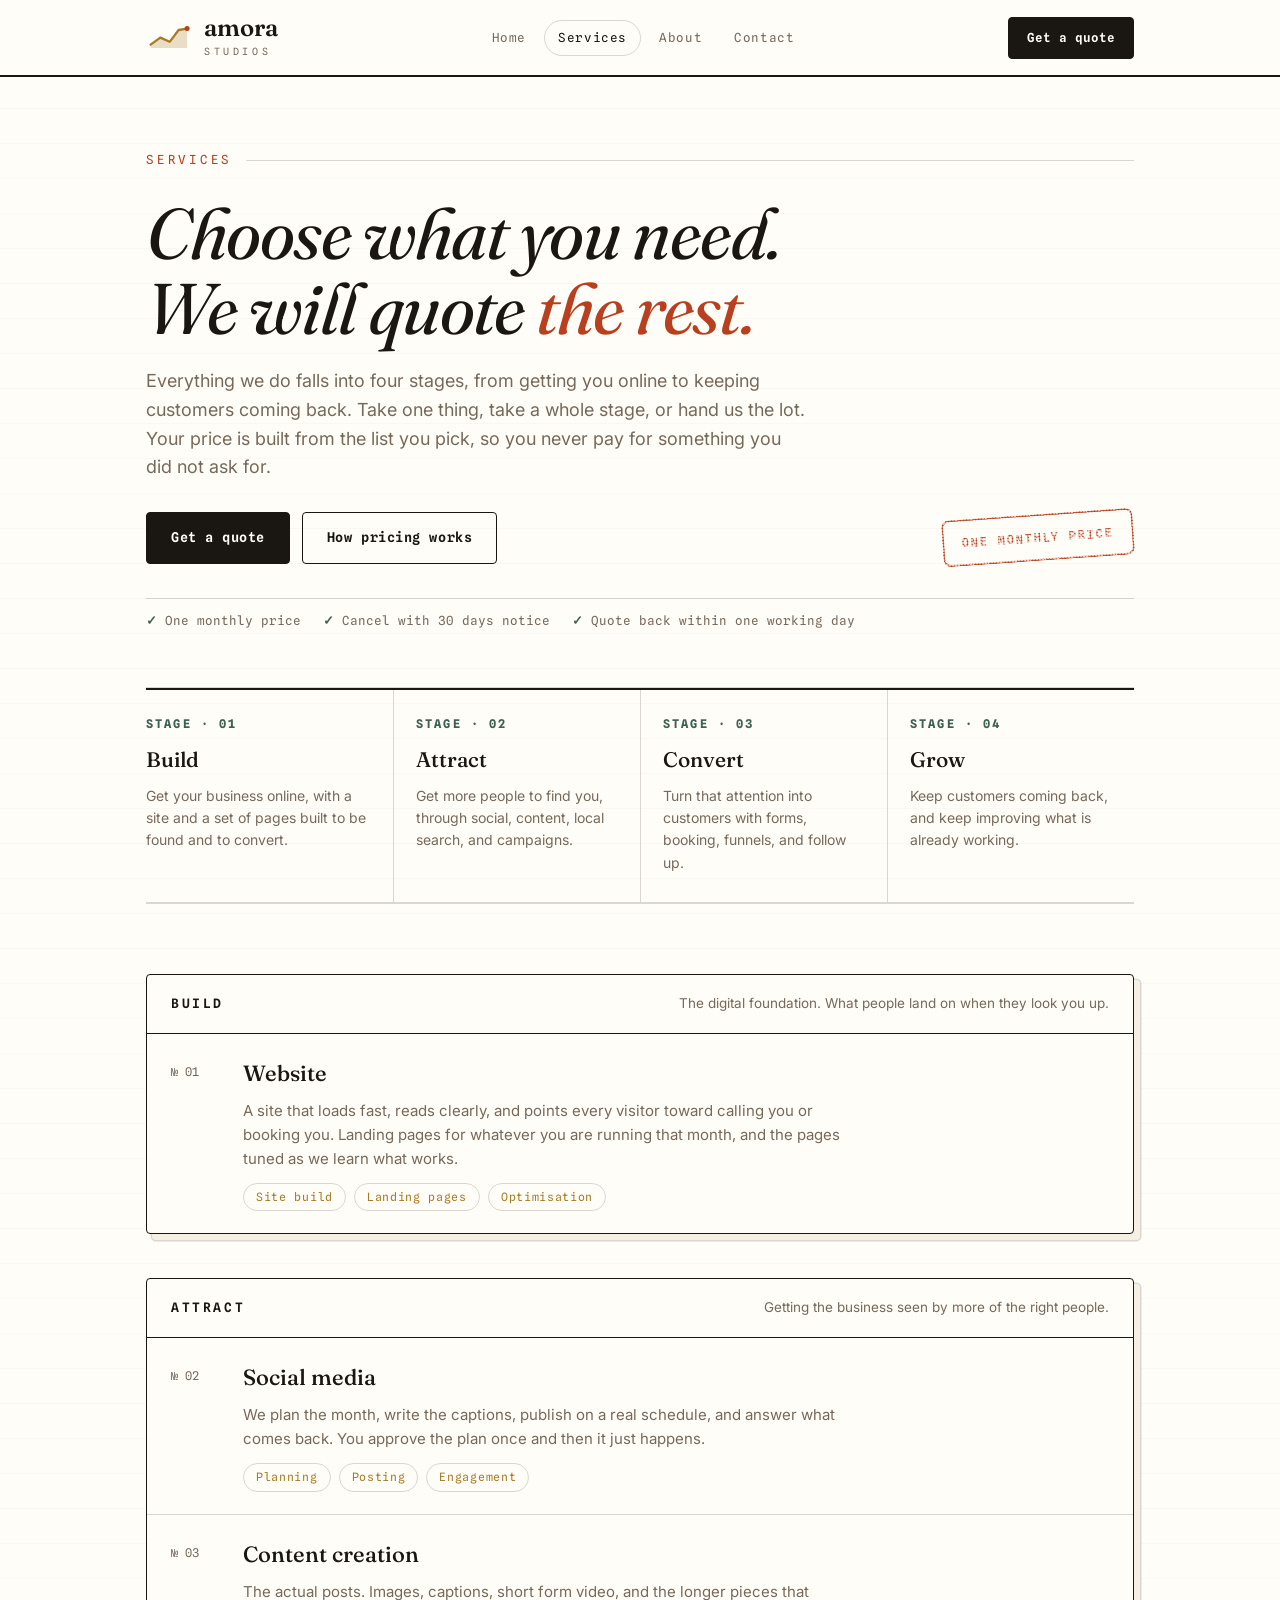
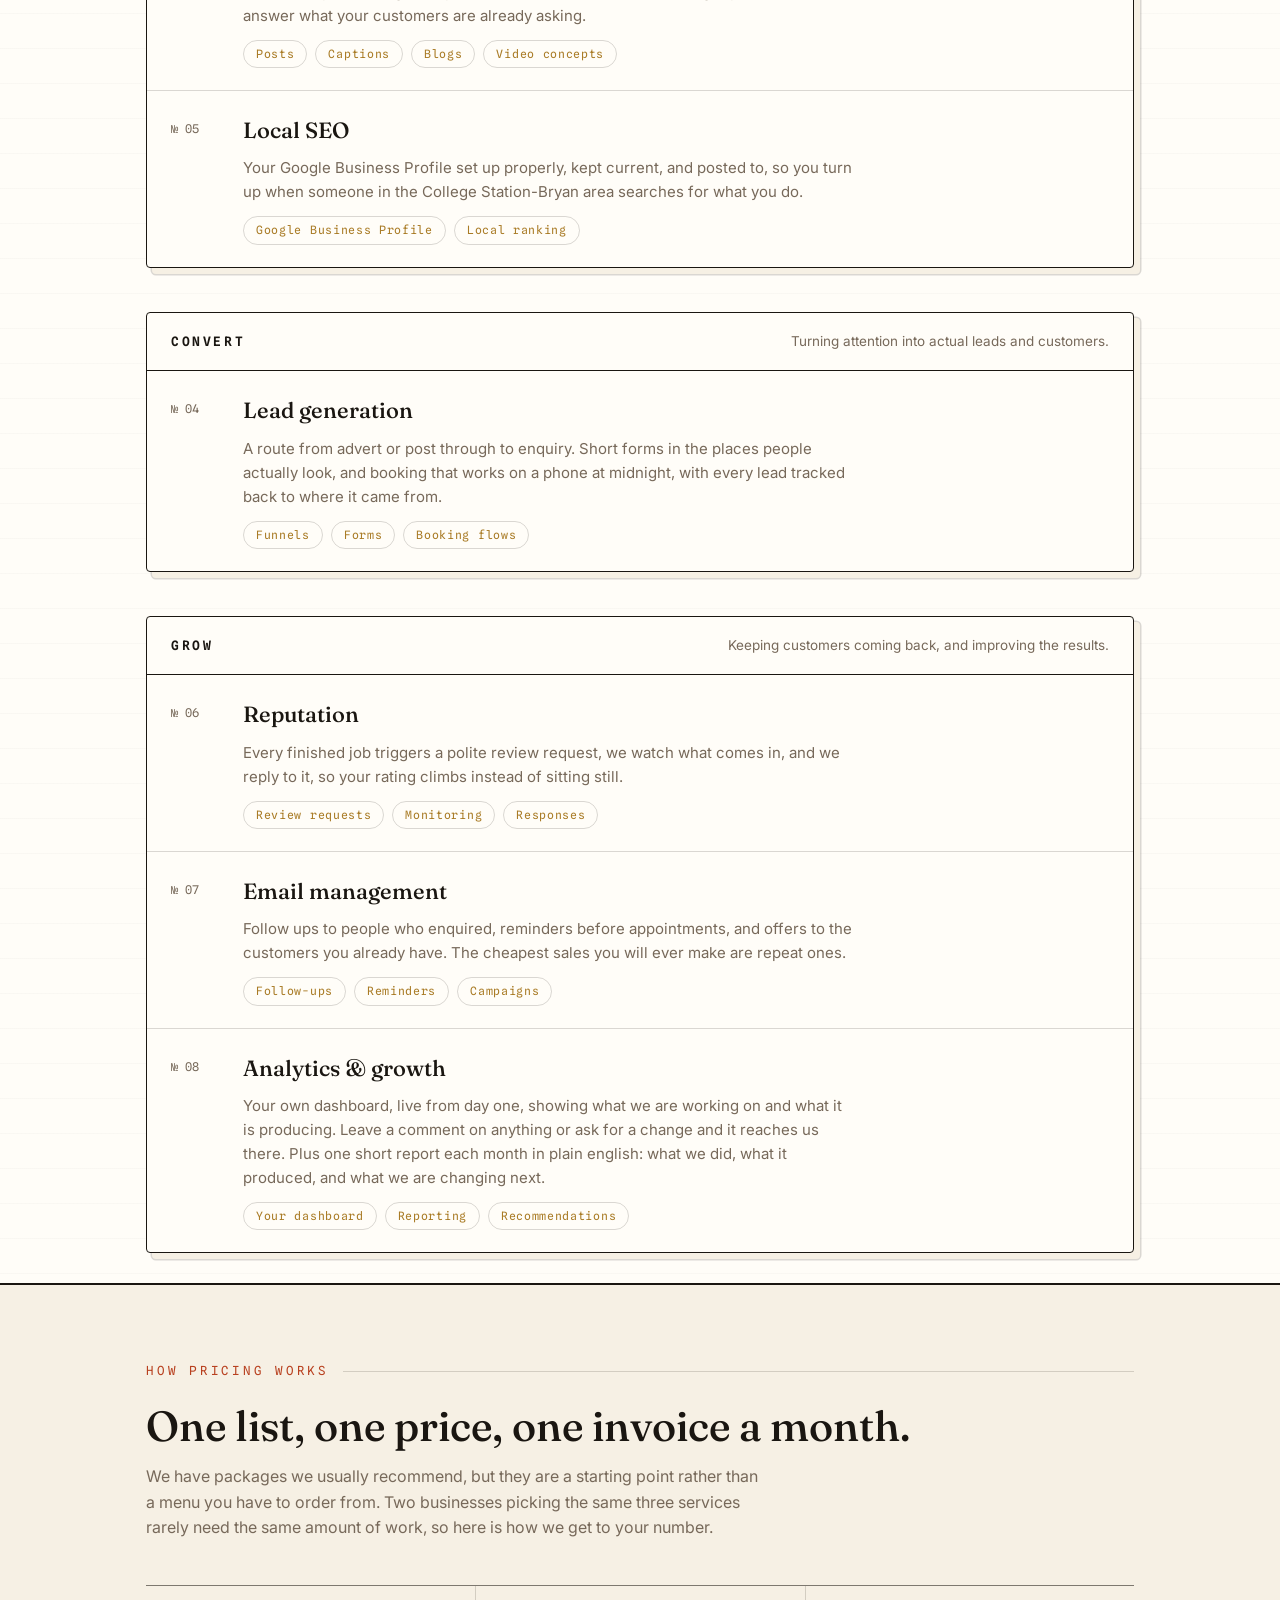
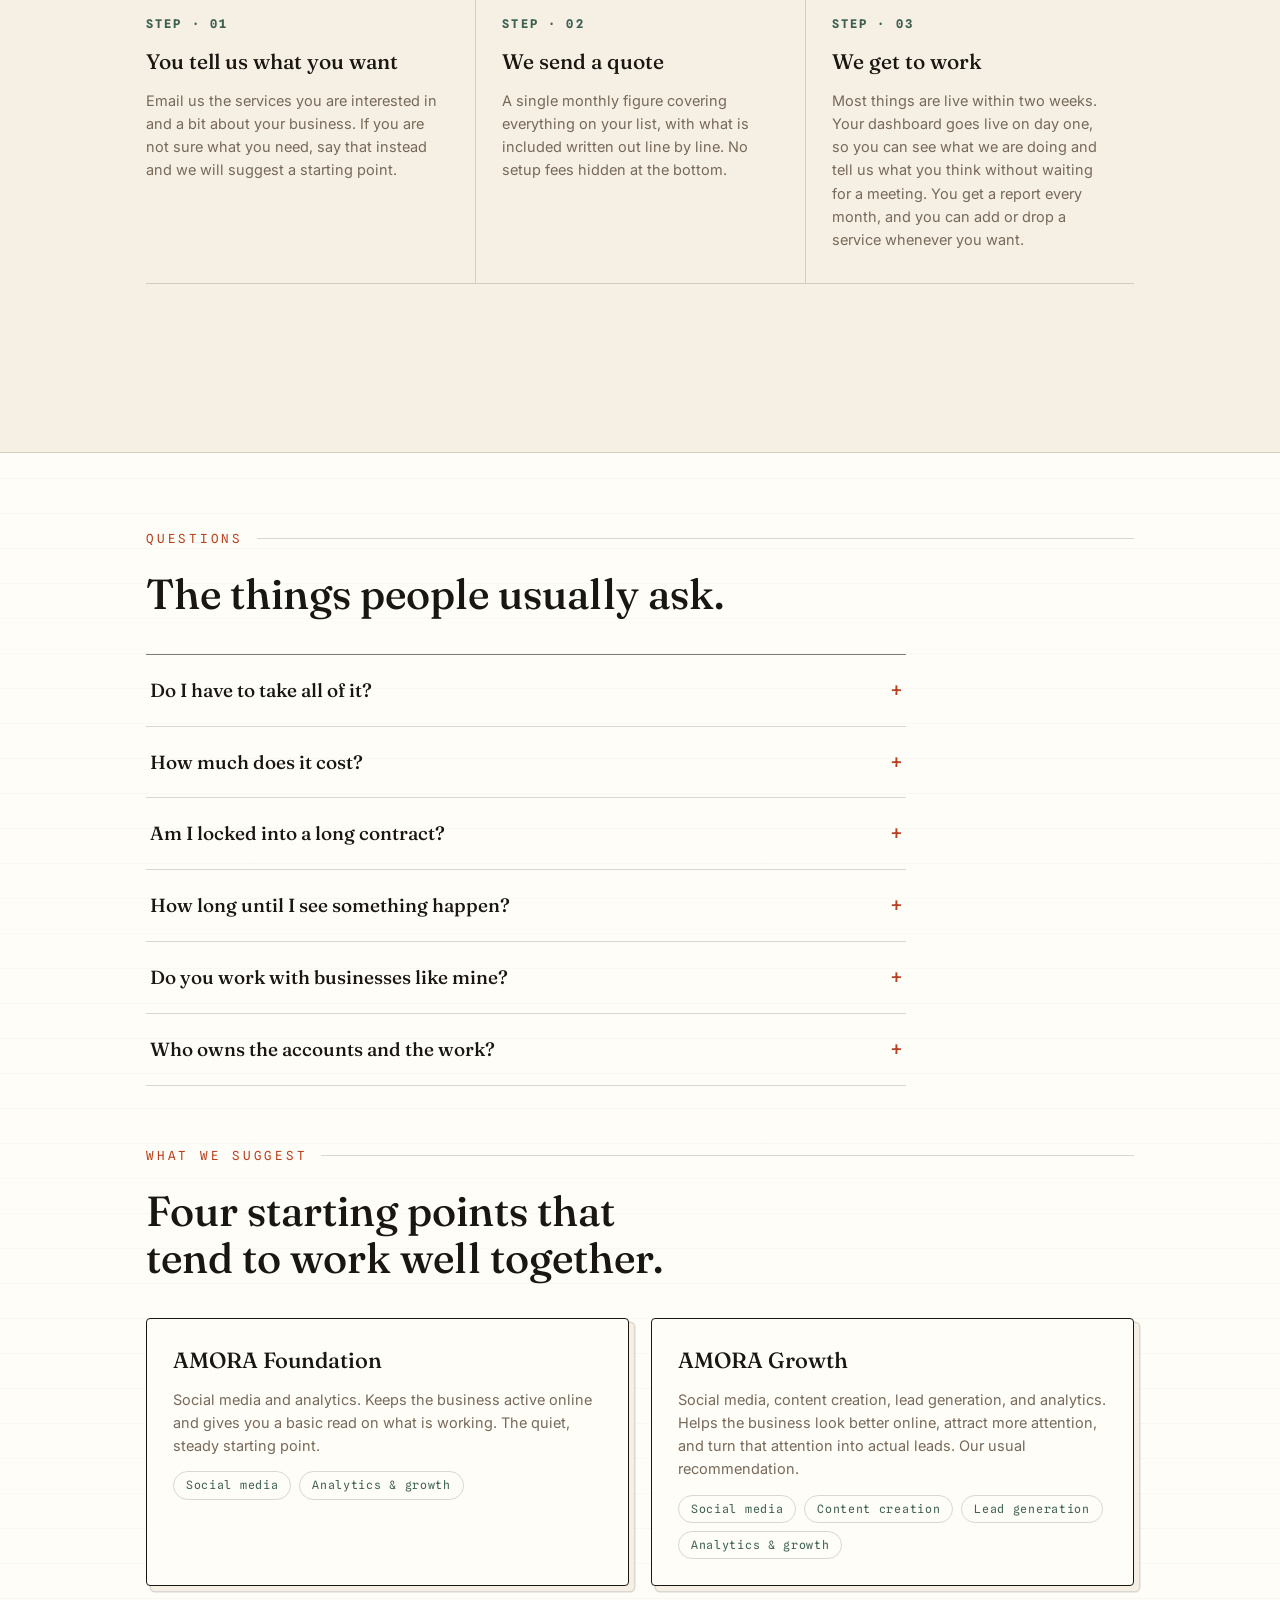
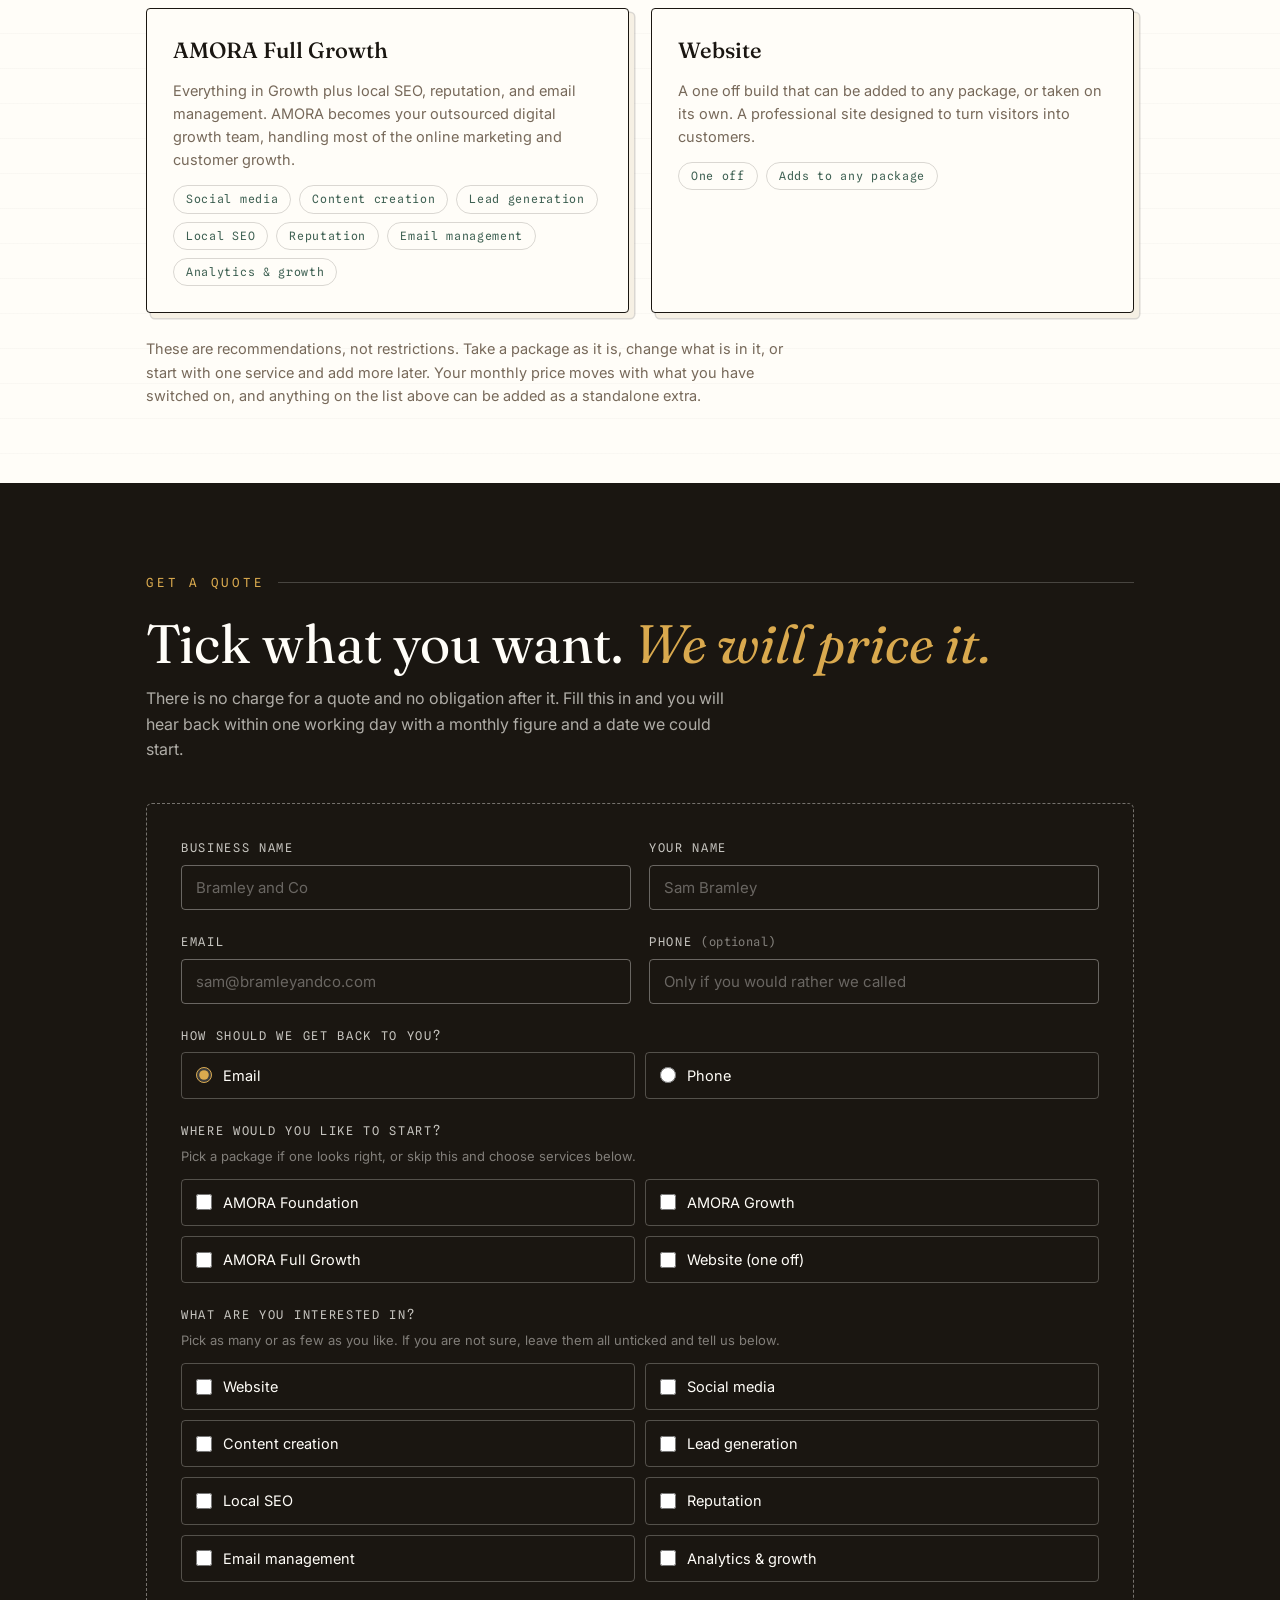
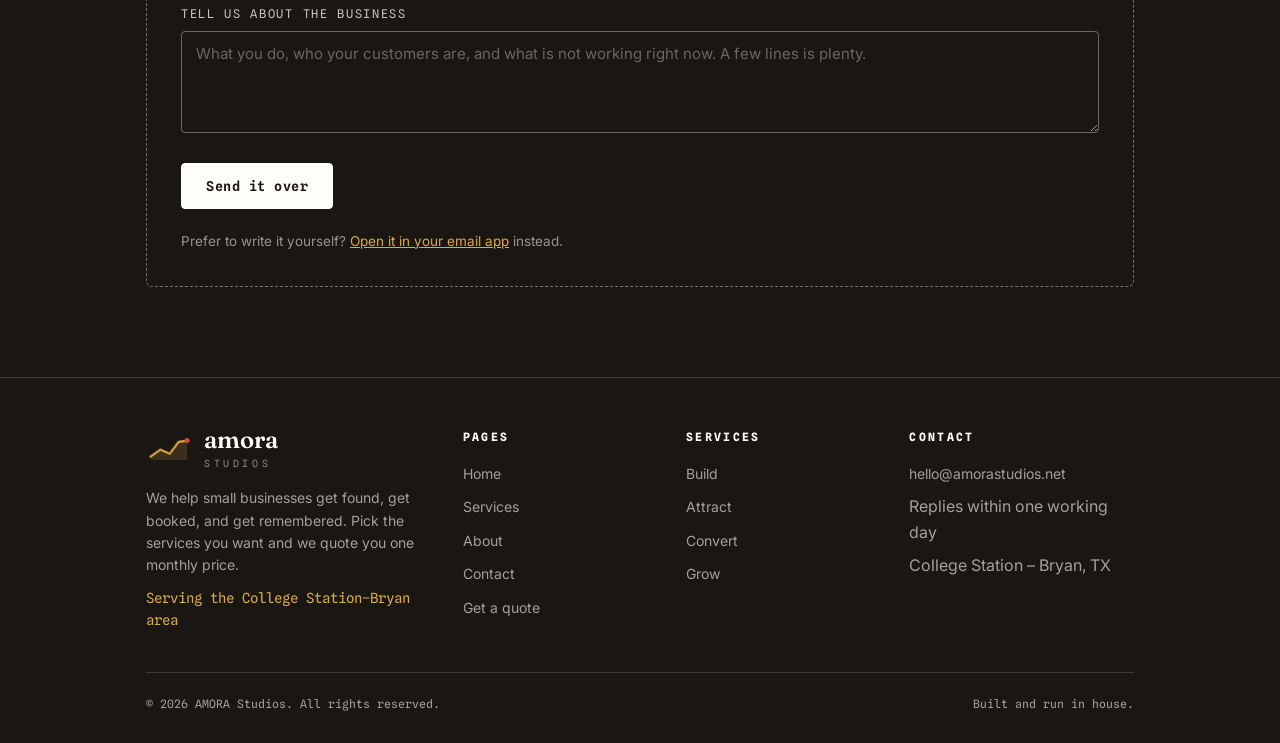
<file: services.html>
<!doctype html>
<html lang="en">
  <head>
    <meta charset="utf-8" />
    <meta name="viewport" content="width=device-width, initial-scale=1" />
    <title>Services | AMORA Studios</title>
    <meta
      name="description"
      content="Eight services: website, social media, content creation, lead generation, local SEO, reputation, email management, and analytics. Choose the ones you want and AMORA Studios will send you a monthly quote."
    />
    <link rel="canonical" href="https://amorastudios.net/services.html" />
    <meta name="theme-color" content="#fffdf8" />
    <meta name="robots" content="index, follow" />

    <meta property="og:type" content="website" />
    <meta property="og:site_name" content="AMORA Studios" />
    <meta property="og:title" content="Services | AMORA Studios" />
    <meta
      property="og:description"
      content="Build, Attract, Convert, Grow. Choose the services you want, or start from one of our suggested packages, and we will send you a monthly quote."
    />
    <meta property="og:url" content="https://amorastudios.net/services.html" />
    <meta property="og:image" content="https://amorastudios.net/assets/img/og.png" />
    <meta property="og:image:width" content="1200" />
    <meta property="og:image:height" content="630" />
    <meta property="og:image:alt" content="AMORA Studios. Get found. Get booked. Get remembered." />
    <meta name="twitter:image" content="https://amorastudios.net/assets/img/og.png" />
    <meta name="twitter:card" content="summary_large_image" />

    <link rel="icon" type="image/svg+xml" href="assets/img/favicon.svg" />
    <link rel="apple-touch-icon" sizes="180x180" href="assets/img/apple-touch-icon.png" />

    <link rel="preconnect" href="https://fonts.googleapis.com" />
    <link rel="preconnect" href="https://fonts.gstatic.com" crossorigin />
    <link
      rel="stylesheet"
      href="https://fonts.googleapis.com/css2?family=Fraunces:ital,opsz,wght@0,9..144,400;0,9..144,500;0,9..144,600;1,9..144,400;1,9..144,500;1,9..144,600&family=Inter:wght@400;500;600&family=Spline+Sans+Mono:wght@400;500;600&display=swap"
    />
    <link rel="stylesheet" href="assets/css/ledger.css" />

    <style>
      /* Page styles on top of ledger.css: the service ledgers, pricing, FAQ,
         and packages. */

      .page-hero h1 { font-style: italic; }
      .hero__row { display: flex; gap: 12px; flex-wrap: wrap; align-items: center; margin-top: 30px; }
      .hero__row .stamp { margin-left: auto; }
      @media (max-width: 640px) { .hero__row .stamp { margin-left: 0; } }
      .hero__meta { display: flex; gap: 0; flex-wrap: wrap; margin-top: 34px; border-top: 1px solid var(--rule); }
      .hero__meta span { font-family: var(--mono); font-size: 12.5px; color: var(--faint); padding: 12px 22px 0 0; display: flex; align-items: center; gap: 8px; }
      .hero__meta span::before { content: "✓"; color: var(--sage); font-weight: 600; }

      .stages { display: grid; grid-template-columns: repeat(4, 1fr); border-top: 2.5px solid var(--ink); border-bottom: 1px solid var(--rule); }
      @media (max-width: 760px) { .stages { grid-template-columns: 1fr 1fr; } }
      .stage { padding: 24px 22px 28px 0; border-bottom: 1px solid var(--rule); }
      .stage + .stage { border-left: 1px solid var(--rule); padding-left: 22px; }
      @media (max-width: 760px) { .stage:nth-child(odd) { border-left: none; padding-left: 0; } }
      .stage b { display: block; font-family: var(--mono); font-size: 12px; letter-spacing: 0.18em; text-transform: uppercase; color: var(--sage); margin-bottom: 10px; }
      .stage h3 { font-family: var(--display); font-weight: 500; font-size: 21px; margin-bottom: 8px; }
      .stage p { color: var(--faint); font-size: 14px; }

      .groups { padding: 70px 0 30px; display: grid; gap: 44px; }
      .svc { display: grid; grid-template-columns: 56px 1fr; gap: 16px; padding: 22px 24px; border-bottom: 1px solid var(--rule); }
      .svc:last-child { border-bottom: none; }
      .svc__no { font-family: var(--mono); font-size: 12px; color: var(--faint); padding-top: 6px; }
      .svc h3 { font-family: var(--display); font-weight: 500; font-size: 22px; margin-bottom: 8px; }
      .svc p { color: var(--faint); font-size: 15px; max-width: 68ch; margin-bottom: 12px; }
      .tags { display: flex; flex-wrap: wrap; gap: 8px; }
      .tags li { list-style: none; font-family: var(--mono); font-size: 11.5px; letter-spacing: 0.06em; color: var(--gold); border: 1px solid var(--rule); border-radius: 100px; padding: 4px 12px; }

      .pricing { background: var(--paper-warm); border-top: 2.5px solid var(--ink); border-bottom: 1px solid var(--rule); padding: 76px 0; }
      .pricing .terms { margin-top: 44px; }

      .faq-sec { padding: 76px 0 60px; }
      .faq { max-width: 760px; border-top: 1px solid var(--rule-strong); margin-top: 36px; }
      .faq details { border-bottom: 1px solid var(--rule); }
      .faq summary { cursor: pointer; list-style: none; display: grid; grid-template-columns: 1fr auto; align-items: baseline; gap: 16px; padding: 20px 4px; font-family: var(--display); font-weight: 500; font-size: 19px; }
      .faq summary::-webkit-details-marker { display: none; }
      .faq summary::after { content: "+"; font-family: var(--mono); font-size: 18px; color: var(--stamp); transition: rotate 0.2s; }
      .faq details[open] summary::after { rotate: 45deg; }
      .faq details p { color: var(--faint); font-size: 15px; max-width: 66ch; padding: 0 4px 22px; }

      .packages { padding: 0 0 76px; }
      .pack-grid { display: grid; grid-template-columns: repeat(2, 1fr); gap: 22px; margin-top: 36px; }
      @media (max-width: 760px) { .pack-grid { grid-template-columns: 1fr; } }
      .pack { border: 1.5px solid var(--ink); border-radius: 4px; background: var(--paper); box-shadow: 5px 5px 0 var(--paper-warm), 5px 5px 0 1.5px var(--rule); padding: 24px 26px 26px; }
      .pack h3 { font-family: var(--display); font-weight: 500; font-size: 22px; margin-bottom: 10px; }
      .pack > p { color: var(--faint); font-size: 14.5px; margin-bottom: 14px; }
      .pack ul { display: flex; flex-wrap: wrap; gap: 8px; }
      .pack li { list-style: none; font-family: var(--mono); font-size: 11.5px; letter-spacing: 0.06em; color: var(--sage); border: 1px solid var(--rule); border-radius: 100px; padding: 4px 12px; }
      .pack-note { color: var(--faint); font-size: 14.5px; max-width: 72ch; margin-top: 24px; }
    </style>
  </head>

  <body>
    <a class="skip-link" href="#main">Skip to content</a>

    <div class="mast-wrap">
      <header class="mast">
        <a class="brand" href="index.html" aria-label="AMORA Studios home">
          <svg viewBox="0 0 100 60" fill="none" aria-hidden="true"><path d="M10 44.4 L31.1 29.2 L51.5 38.3 L70.9 12.6 L89.3 9.5 L89.3 52 L10 52 Z" fill="#e9ddc6" /><path d="M10 44.4 L31.1 29.2 L51.5 38.3 L70.9 12.6 L89.3 9.5" stroke="#a97b25" stroke-width="5" stroke-linecap="round" stroke-linejoin="round" /><circle cx="89.3" cy="9.5" r="5.5" fill="#b8401f" /></svg>
          <span><span class="brand__name">amora</span><span class="brand__sub">Studios</span></span>
        </a>
        <nav aria-label="Primary">
          <a href="index.html">Home</a>
          <a href="services.html" class="is-active" aria-current="page">Services</a>
          <a href="about.html">About</a>
          <a href="contact.html">Contact</a>
        </nav>
        <div class="mast__actions">
          <a class="mast__cta" href="#quote">Get a quote</a>
          <button class="mast__toggle" data-menu-toggle aria-expanded="false" aria-controls="mobile-menu" aria-label="Open menu">
            <span></span><span></span><span></span>
          </button>
        </div>
      </header>
    </div>

    <div class="mobile-menu" id="mobile-menu" data-menu>
      <a href="index.html">Home</a>
      <a href="services.html">Services</a>
      <a href="about.html">About</a>
      <a href="contact.html">Contact</a>
      <a href="#quote">Get a quote</a>
    </div>

    <main id="main">
      <div class="sheet">
        <section class="page-hero">
          <p class="kicker" data-reveal>Services</p>
          <h1 data-reveal data-reveal-delay="1">Choose what you need. We will quote <em>the rest.</em></h1>
          <p class="lede" data-reveal data-reveal-delay="2">
            Everything we do falls into four stages, from getting you online to keeping customers coming back.
            Take one thing, take a whole stage, or hand us the lot. Your price is built from the list you pick,
            so you never pay for something you did not ask for.
          </p>
          <div class="hero__row" data-reveal data-reveal-delay="3">
            <a class="btn btn--ink" href="#quote">Get a quote</a>
            <a class="btn btn--line" href="#how-pricing-works">How pricing works</a>
            <span class="stamp" aria-hidden="true">One monthly price</span>
          </div>
          <div class="hero__meta" data-reveal data-reveal-delay="3">
            <span>One monthly price</span>
            <span>Cancel with 30 days notice</span>
            <span>Quote back within one working day</span>
          </div>
        </section>

        <section class="stages" aria-label="The four stages">
          <article class="stage" data-reveal><b>Stage · 01</b><h3>Build</h3><p>Get your business online, with a site and a set of pages built to be found and to convert.</p></article>
          <article class="stage" data-reveal data-reveal-delay="1"><b>Stage · 02</b><h3>Attract</h3><p>Get more people to find you, through social, content, local search, and campaigns.</p></article>
          <article class="stage" data-reveal data-reveal-delay="2"><b>Stage · 03</b><h3>Convert</h3><p>Turn that attention into customers with forms, booking, funnels, and follow up.</p></article>
          <article class="stage" data-reveal data-reveal-delay="3"><b>Stage · 04</b><h3>Grow</h3><p>Keep customers coming back, and keep improving what is already working.</p></article>
        </section>

        <div class="groups">
          <section class="ledger" id="build" data-reveal>
            <div class="ledger__head"><h2>Build</h2><span class="desc">The digital foundation. What people land on when they look you up.</span></div>
            <article class="svc">
              <span class="svc__no">№ 01</span>
              <div>
                <h3>Website</h3>
                <p>A site that loads fast, reads clearly, and points every visitor toward calling you or booking you. Landing pages for whatever you are running that month, and the pages tuned as we learn what works.</p>
                <ul class="tags"><li>Site build</li><li>Landing pages</li><li>Optimisation</li></ul>
              </div>
            </article>
          </section>

          <section class="ledger" id="attract" data-reveal>
            <div class="ledger__head"><h2>Attract</h2><span class="desc">Getting the business seen by more of the right people.</span></div>
            <article class="svc">
              <span class="svc__no">№ 02</span>
              <div>
                <h3>Social media</h3>
                <p>We plan the month, write the captions, publish on a real schedule, and answer what comes back. You approve the plan once and then it just happens.</p>
                <ul class="tags"><li>Planning</li><li>Posting</li><li>Engagement</li></ul>
              </div>
            </article>
            <article class="svc">
              <span class="svc__no">№ 03</span>
              <div>
                <h3>Content creation</h3>
                <p>The actual posts. Images, captions, short form video, and the longer pieces that answer what your customers are already asking.</p>
                <ul class="tags"><li>Posts</li><li>Captions</li><li>Blogs</li><li>Video concepts</li></ul>
              </div>
            </article>
            <article class="svc">
              <span class="svc__no">№ 05</span>
              <div>
                <h3>Local SEO</h3>
                <p>Your Google Business Profile set up properly, kept current, and posted to, so you turn up when someone in the College Station-Bryan area searches for what you do.</p>
                <ul class="tags"><li>Google Business Profile</li><li>Local ranking</li></ul>
              </div>
            </article>
          </section>

          <section class="ledger" id="convert" data-reveal>
            <div class="ledger__head"><h2>Convert</h2><span class="desc">Turning attention into actual leads and customers.</span></div>
            <article class="svc">
              <span class="svc__no">№ 04</span>
              <div>
                <h3>Lead generation</h3>
                <p>A route from advert or post through to enquiry. Short forms in the places people actually look, and booking that works on a phone at midnight, with every lead tracked back to where it came from.</p>
                <ul class="tags"><li>Funnels</li><li>Forms</li><li>Booking flows</li></ul>
              </div>
            </article>
          </section>

          <section class="ledger" id="grow" data-reveal>
            <div class="ledger__head"><h2>Grow</h2><span class="desc">Keeping customers coming back, and improving the results.</span></div>
            <article class="svc">
              <span class="svc__no">№ 06</span>
              <div>
                <h3>Reputation</h3>
                <p>Every finished job triggers a polite review request, we watch what comes in, and we reply to it, so your rating climbs instead of sitting still.</p>
                <ul class="tags"><li>Review requests</li><li>Monitoring</li><li>Responses</li></ul>
              </div>
            </article>
            <article class="svc">
              <span class="svc__no">№ 07</span>
              <div>
                <h3>Email management</h3>
                <p>Follow ups to people who enquired, reminders before appointments, and offers to the customers you already have. The cheapest sales you will ever make are repeat ones.</p>
                <ul class="tags"><li>Follow-ups</li><li>Reminders</li><li>Campaigns</li></ul>
              </div>
            </article>
            <article class="svc">
              <span class="svc__no">№ 08</span>
              <div>
                <h3>Analytics &amp; growth</h3>
                <p>Your own dashboard, live from day one, showing what we are working on and what it is producing. Leave a comment on anything or ask for a change and it reaches us there. Plus one short report each month in plain english: what we did, what it produced, and what we are changing next.</p>
                <ul class="tags"><li>Your dashboard</li><li>Reporting</li><li>Recommendations</li></ul>
              </div>
            </article>
          </section>
        </div>
      </div>

      <section class="pricing" id="how-pricing-works">
        <div class="sheet">
          <div class="sec-head" data-reveal>
            <p class="kicker">How pricing works</p>
            <h2>One list, one price, one invoice a month.</h2>
            <p class="lede">
              We have packages we usually recommend, but they are a starting point rather than a menu you have
              to order from. Two businesses picking the same three services rarely need the same amount of
              work, so here is how we get to your number.
            </p>
          </div>
          <div class="terms">
            <article class="term" data-reveal><b>Step · 01</b><h3>You tell us what you want</h3><p>Email us the services you are interested in and a bit about your business. If you are not sure what you need, say that instead and we will suggest a starting point.</p></article>
            <article class="term" data-reveal data-reveal-delay="1"><b>Step · 02</b><h3>We send a quote</h3><p>A single monthly figure covering everything on your list, with what is included written out line by line. No setup fees hidden at the bottom.</p></article>
            <article class="term" data-reveal data-reveal-delay="2"><b>Step · 03</b><h3>We get to work</h3><p>Most things are live within two weeks. Your dashboard goes live on day one, so you can see what we are doing and tell us what you think without waiting for a meeting. You get a report every month, and you can add or drop a service whenever you want.</p></article>
          </div>
          <div class="btn-row" data-reveal>
            <a class="btn btn--ink" href="#quote">Email us for a quote</a>
            <a class="btn btn--line" href="about.html">Read about us</a>
          </div>
        </div>
      </section>

      <div class="sheet">
        <section class="faq-sec">
          <div class="sec-head" data-reveal>
            <p class="kicker">Questions</p>
            <h2>The things people usually ask.</h2>
          </div>
          <div class="faq" data-reveal data-reveal-delay="1">
            <details>
              <summary>Do I have to take all of it?</summary>
              <p>No, and most clients do not. Pick the two or three things that would help most right now. You can add more later once you have seen the difference.</p>
            </details>
            <details>
              <summary>How much does it cost?</summary>
              <p>It depends on what you choose and how much work each part takes. Most clients start from one of the three packages and adjust it, and anything on the services list can be added on its own. Your monthly price moves with what you have switched on. Send us your list and we will come back with a figure within one working day. There is no charge for the quote.</p>
            </details>
            <details>
              <summary>Am I locked into a long contract?</summary>
              <p>No. It runs month to month and you can stop with 30 days notice. Anything we built for you, like your website and your accounts, stays yours.</p>
            </details>
            <details>
              <summary>How long until I see something happen?</summary>
              <p>Social posting and follow up automations usually start inside two weeks. Websites take a few weeks depending on size. Search results are slower and we will tell you that honestly before you pay for it.</p>
            </details>
            <details>
              <summary>Do you work with businesses like mine?</summary>
              <p>We work with small local businesses and independent operators, so trades, salons, clinics, studios, cafes, coaches, and anyone selling a service to their local area. If you are not sure, ask.</p>
            </details>
            <details>
              <summary>Who owns the accounts and the work?</summary>
              <p>You do. We set things up in your name wherever possible, and if you ever leave you take the website, the accounts, and the customer list with you.</p>
            </details>
          </div>
        </section>

        <section class="packages" id="suggested">
          <div class="sec-head" data-reveal>
            <p class="kicker">What we suggest</p>
            <h2>Four starting points that tend to work well together.</h2>
          </div>
          <div class="pack-grid">
            <article class="pack" data-reveal>
              <h3>AMORA Foundation</h3>
              <p>Social media and analytics. Keeps the business active online and gives you a basic read on what is working. The quiet, steady starting point.</p>
              <ul><li>Social media</li><li>Analytics &amp; growth</li></ul>
            </article>
            <article class="pack" data-reveal data-reveal-delay="1">
              <h3>AMORA Growth</h3>
              <p>Social media, content creation, lead generation, and analytics. Helps the business look better online, attract more attention, and turn that attention into actual leads. Our usual recommendation.</p>
              <ul><li>Social media</li><li>Content creation</li><li>Lead generation</li><li>Analytics &amp; growth</li></ul>
            </article>
            <article class="pack" data-reveal data-reveal-delay="2">
              <h3>AMORA Full Growth</h3>
              <p>Everything in Growth plus local SEO, reputation, and email management. AMORA becomes your outsourced digital growth team, handling most of the online marketing and customer growth.</p>
              <ul><li>Social media</li><li>Content creation</li><li>Lead generation</li><li>Local SEO</li><li>Reputation</li><li>Email management</li><li>Analytics &amp; growth</li></ul>
            </article>
            <article class="pack" data-reveal data-reveal-delay="3">
              <h3>Website</h3>
              <p>A one off build that can be added to any package, or taken on its own. A professional site designed to turn visitors into customers.</p>
              <ul><li>One off</li><li>Adds to any package</li></ul>
            </article>
          </div>
          <p class="pack-note" data-reveal>
            These are recommendations, not restrictions. Take a package as it is, change what is in it, or
            start with one service and add more later. Your monthly price moves with what you have switched
            on, and anything on the list above can be added as a standalone extra.
          </p>
        </section>
      </div>

      <section class="ink-band" id="quote">
        <div class="sheet">
          <div data-reveal>
            <p class="kicker">Get a quote</p>
            <h2>Tick what you want. <em>We will price it.</em></h2>
            <p class="lede">
              There is no charge for a quote and no obligation after it. Fill this in and you will hear back
              within one working day with a monthly figure and a date we could start.
            </p>
          </div>

          <form class="inkform" data-quote-form novalidate data-reveal data-reveal-delay="1">
            <div class="frow">
              <div class="field">
                <label for="q-business">Business name</label>
                <input id="q-business" name="business" type="text" required placeholder="Bramley and Co" autocomplete="organization" />
              </div>
              <div class="field">
                <label for="q-name">Your name</label>
                <input id="q-name" name="name" type="text" required placeholder="Sam Bramley" autocomplete="name" />
              </div>
            </div>

            <div class="frow">
              <div class="field">
                <label for="q-email">Email</label>
                <input id="q-email" name="email" type="email" required placeholder="sam@bramleyandco.com" autocomplete="email" />
              </div>
              <div class="field">
                <label for="q-phone">Phone <span class="opt" data-phone-optional>(optional)</span></label>
                <input id="q-phone" name="phone" type="tel" placeholder="Only if you would rather we called" autocomplete="tel" />
              </div>
            </div>

            <fieldset>
              <legend>How should we get back to you?</legend>
              <div class="pick-grid">
                <label class="pick">
                  <input type="radio" name="contact_pref" value="email" required checked /> Email
                </label>
                <label class="pick">
                  <input type="radio" name="contact_pref" value="phone" required /> Phone
                </label>
              </div>
            </fieldset>

            <!-- Spam trap. Off screen and skipped by keyboard and screen readers,
                 so a person never sees it. Bots fill in every field they find,
                 and anything that fills this one is dropped. -->
            <div class="hp" aria-hidden="true">
              <label for="q-website">Leave this empty</label>
              <input id="q-website" name="website" type="text" tabindex="-1" autocomplete="off" />
            </div>

            <fieldset>
              <legend>Where would you like to start?</legend>
              <p class="hint">Pick a package if one looks right, or skip this and choose services below.</p>
              <div class="pick-grid">
                <label class="pick"><input type="checkbox" name="package" value="AMORA Foundation" /> AMORA Foundation</label>
                <label class="pick"><input type="checkbox" name="package" value="AMORA Growth" /> AMORA Growth</label>
                <label class="pick"><input type="checkbox" name="package" value="AMORA Full Growth" /> AMORA Full Growth</label>
                <label class="pick"><input type="checkbox" name="package" value="Website (one off)" /> Website (one off)</label>
              </div>
            </fieldset>

            <fieldset>
              <legend>What are you interested in?</legend>
              <p class="hint">Pick as many or as few as you like. If you are not sure, leave them all unticked and tell us below.</p>
              <div class="pick-grid">
                <label class="pick"><input type="checkbox" name="services" value="Website" /> Website</label>
                <label class="pick"><input type="checkbox" name="services" value="Social media" /> Social media</label>
                <label class="pick"><input type="checkbox" name="services" value="Content creation" /> Content creation</label>
                <label class="pick"><input type="checkbox" name="services" value="Lead generation" /> Lead generation</label>
                <label class="pick"><input type="checkbox" name="services" value="Local SEO" /> Local SEO</label>
                <label class="pick"><input type="checkbox" name="services" value="Reputation" /> Reputation</label>
                <label class="pick"><input type="checkbox" name="services" value="Email management" /> Email management</label>
                <label class="pick"><input type="checkbox" name="services" value="Analytics &amp; growth" /> Analytics &amp; growth</label>
              </div>
            </fieldset>

            <div class="field">
              <label for="q-message">Tell us about the business</label>
              <textarea id="q-message" name="message" rows="4" placeholder="What you do, who your customers are, and what is not working right now. A few lines is plenty."></textarea>
            </div>

            <div class="form__foot">
              <button class="btn" type="submit">Send it over</button>
              <p class="form__status" data-form-status role="status" aria-live="polite"></p>
            </div>

            <p class="form__note">
              Prefer to write it yourself? <a class="text-link" data-mailto="Quote request" href="#quote">Open it in your email app</a> instead.
            </p>
          </form>
        </div>
      </section>
    </main>

    <footer class="footer">
      <div class="sheet">
        <div class="footer__grid">
          <div>
            <a class="brand" href="index.html">
              <svg viewBox="0 0 100 60" fill="none" aria-hidden="true"><path d="M10 44.4 L31.1 29.2 L51.5 38.3 L70.9 12.6 L89.3 9.5 L89.3 52 L10 52 Z" fill="#3b2f1c" /><path d="M10 44.4 L31.1 29.2 L51.5 38.3 L70.9 12.6 L89.3 9.5" stroke="#cf9b3f" stroke-width="5" stroke-linecap="round" stroke-linejoin="round" /><circle cx="89.3" cy="9.5" r="5.5" fill="#d9483a" /></svg>
              <span><span class="brand__name">amora</span><span class="brand__sub">Studios</span></span>
            </a>
            <p>
              We help small businesses get found, get booked, and get remembered. Pick the services you want
              and we quote you one monthly price.
            </p>
            <p class="footer__where">Serving the College Station&ndash;Bryan area</p>
          </div>
          <div>
            <h4>Pages</h4>
            <ul>
              <li><a href="index.html">Home</a></li>
              <li><a href="services.html">Services</a></li>
              <li><a href="about.html">About</a></li>
              <li><a href="contact.html">Contact</a></li>
              <li><a href="#quote">Get a quote</a></li>
            </ul>
          </div>
          <div>
            <h4>Services</h4>
            <ul>
              <li><a href="#build">Build</a></li>
              <li><a href="#attract">Attract</a></li>
              <li><a href="#convert">Convert</a></li>
              <li><a href="#grow">Grow</a></li>
            </ul>
          </div>
          <div>
            <h4>Contact</h4>
            <ul>
              <li><a href="mailto:hello@amorastudios.net">hello@amorastudios.net</a></li>
              <li>Replies within one working day</li>
              <li>College Station &ndash; Bryan, TX</li>
            </ul>
          </div>
        </div>
        <div class="footer__bottom">
          <span>&copy; <span data-year>2026</span> AMORA Studios. All rights reserved.</span>
          <span>Built and run in house.</span>
        </div>
      </div>
    </footer>

    <script src="assets/js/main.js" defer></script>
  </body>
</html>
</file>
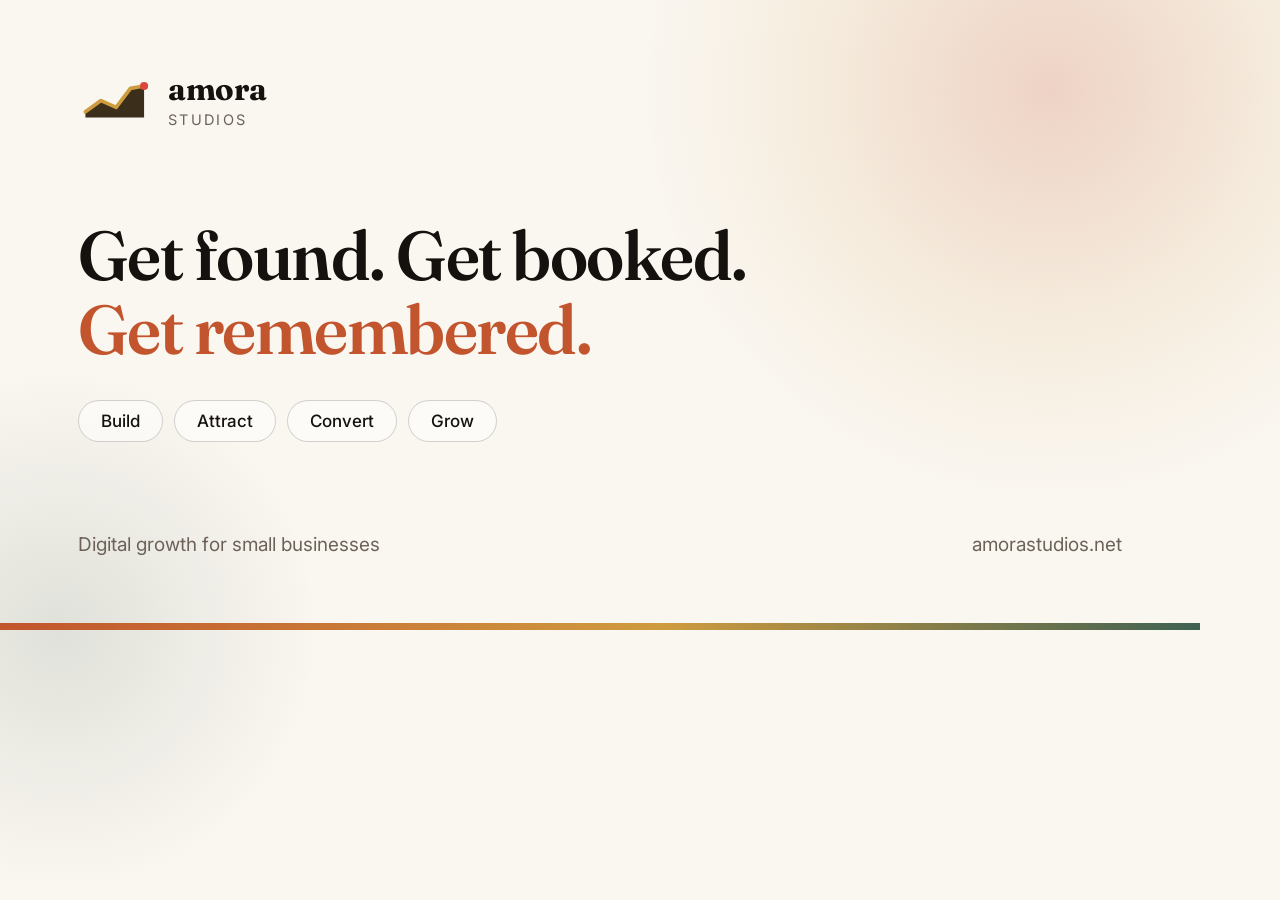
<file: design/og-image.html>
<!-- Source for assets/img/og.png, the image shown when an AMORA link is shared.
     To change it, edit this file, open it in a browser at exactly 1200x630, and
     screenshot it. Or render it headlessly:

       npx playwright screenshot --viewport-size=1200,630 design/og-image.html assets/img/og.png

     Keep the finished PNG under about 300KB, or WhatsApp skips the preview. -->
<!doctype html><html><head><meta charset="utf-8">
<link rel="preconnect" href="https://fonts.gstatic.com" crossorigin>
<link rel="stylesheet" href="https://fonts.googleapis.com/css2?family=Fraunces:opsz,wght@9..144,600;9..144,700&family=Inter:wght@400;500;600&display=swap"><style>
* { margin:0; padding:0; box-sizing:border-box; }
body { width:1200px; height:630px; background:#faf6f0; font-family:'Inter',sans-serif; color:#14110e;
       position:relative; overflow:hidden; }
.glow { position:absolute; width:820px; height:820px; right:-260px; top:-320px; border-radius:50%;
        background:radial-gradient(circle, rgba(194,85,45,0.22) 0%, rgba(207,155,63,0.10) 42%, rgba(250,246,240,0) 70%); }
.glow2 { position:absolute; width:520px; height:520px; left:-200px; bottom:-260px; border-radius:50%;
        background:radial-gradient(circle, rgba(63,97,83,0.14) 0%, rgba(250,246,240,0) 70%); }
.inner { position:relative; height:100%; padding:74px 78px; display:flex; flex-direction:column; justify-content:space-between; }
.brand { display:flex; align-items:center; gap:16px; }
.mark { width:74px; display:flex; align-items:center; justify-content:center; }
.name { font-family:'Fraunces',serif; font-weight:700; font-size:31px; letter-spacing:-0.01em; line-height:1; }
.sub { font-size:14.5px; color:#6c6259; letter-spacing:0.16em; text-transform:uppercase; margin-top:6px; }
h1 { font-family:'Fraunces',serif; font-weight:600; font-size:69px; line-height:1.07; letter-spacing:-0.022em; max-width:15.5ch; }
h1 em { font-style:normal; color:#c2552d; }
.stages { display:flex; gap:11px; margin-top:34px; }
.chip { font-size:17px; font-weight:500; color:#14110e; border:1px solid rgba(20,17,14,0.18);
        border-radius:999px; padding:10px 22px; background:rgba(255,255,255,0.55); }
.foot { display:flex; align-items:center; justify-content:space-between; }
.foot p { font-size:19px; color:#6c6259; }
.rule { position:absolute; left:0; right:0; bottom:0; height:7px;
        background:linear-gradient(90deg,#c2552d 0%,#cf9b3f 55%,#3f6153 100%); }
</style></head><body>
<div class="glow"></div><div class="glow2"></div>
<div class="inner">
  <div class="brand">
    <span class="mark">
      <svg width="74" viewBox="0 0 100 60" fill="none"><path d="M10 44.4 L31.1 29.2 L51.5 38.3 L70.9 12.6 L89.3 9.5 L89.3 52 L10 52 Z" fill="#3b2f1c" /><path d="M10 44.4 L31.1 29.2 L51.5 38.3 L70.9 12.6 L89.3 9.5" stroke="#cf9b3f" stroke-width="5" stroke-linecap="round" stroke-linejoin="round" /><circle cx="89.3" cy="9.5" r="5.5" fill="#d9483a" /></svg>
    </span>
    <span><div class="name">amora</div><div class="sub">Studios</div></span>
  </div>

  <div>
    <h1>Get found. Get booked. <em>Get remembered.</em></h1>
    <div class="stages">
      <span class="chip">Build</span><span class="chip">Attract</span>
      <span class="chip">Convert</span><span class="chip">Grow</span>
    </div>
  </div>

  <div class="foot">
    <p>Digital growth for small businesses</p>
    <p>amorastudios.net</p>
  </div>
</div>
<div class="rule"></div>
</body></html>
</file>
<file: assets/css/ledger.css>
/* ==========================================================================
   AMORA Studios - the ledger design system
   Shared by services.html, about.html, and contact.html. The home page
   carries the same system inline (it arrived first and is self-contained).
   main.js drives analytics, the year stamp, the mobile menu, [data-reveal],
   and both forms; this file only styles.

   Contents
   1. Tokens and base
   2. Masthead and mobile menu
   3. Small parts: kicker, buttons, stamp, reveals
   4. Page hero
   5. Ledger frame
   6. Ruled column grids (terms)
   7. Forms on ink
   8. Ink CTA band
   9. Footer
   10. Reduced motion and print
   ========================================================================== */

/* 1. Tokens and base ------------------------------------------------------ */

:root {
  --paper: #fffdf8;
  --paper-warm: #f6f0e4;
  --ink: #1a1611;
  --faint: #77695a;
  --rule: rgba(26, 22, 17, 0.16);
  --rule-strong: rgba(26, 22, 17, 0.55);
  --stamp: #b8401f;
  --gold: #a97b25;
  --gold-bright: #d9a94e;
  --sage: #3f6153;
  --cream-dim: rgba(255, 253, 248, 0.65);
  --cream-faint: rgba(255, 253, 248, 0.4);
  --display: "Fraunces", "Iowan Old Style", Georgia, serif;
  --body: "Inter", -apple-system, "Segoe UI", Helvetica, Arial, sans-serif;
  --mono: "Spline Sans Mono", "SF Mono", Consolas, monospace;
}

* { box-sizing: border-box; margin: 0; padding: 0; }
html { scroll-behavior: smooth; }
body {
  background:
    repeating-linear-gradient(0deg, transparent 0 34px, rgba(26, 22, 17, 0.025) 34px 35px),
    var(--paper);
  color: var(--ink);
  font-family: var(--body);
  font-size: 16px;
  line-height: 1.6;
  -webkit-font-smoothing: antialiased;
}

.skip-link {
  position: absolute; left: -9999px; z-index: 100;
  background: var(--ink); color: var(--paper); padding: 10px 18px;
  font-family: var(--mono); font-size: 13px; border-radius: 0 0 6px 0; text-decoration: none;
}
.skip-link:focus { left: 0; top: 0; }

.sheet { max-width: 1040px; margin: 0 auto; padding: 0 26px; }

/* 2. Masthead and mobile menu --------------------------------------------- */

.mast-wrap {
  position: fixed; top: 0; left: 0; right: 0; z-index: 50;
  background: rgba(255, 253, 248, 0.92); backdrop-filter: blur(6px);
  border-bottom: 2.5px solid var(--ink);
}
.mast { max-width: 1040px; margin: 0 auto; padding: 16px 26px; display: flex; align-items: center; justify-content: space-between; gap: 20px; }
.brand { display: inline-flex; align-items: center; gap: 12px; text-decoration: none; color: var(--ink); }
.brand svg { width: 46px; height: 28px; display: block; }
.brand__name { font-family: var(--display); font-weight: 600; font-size: 24px; line-height: 1; display: block; }
.brand__sub { font-family: var(--mono); font-size: 10px; letter-spacing: 0.36em; text-transform: uppercase; display: block; margin-top: 3px; color: var(--faint); }
.mast nav { display: flex; gap: 4px; }
.mast nav a {
  font-family: var(--mono); font-size: 12.5px; letter-spacing: 0.05em; text-decoration: none;
  color: var(--faint); padding: 7px 13px; border: 1px solid transparent; border-radius: 100px; transition: all 0.2s;
}
.mast nav a:hover, .mast nav a.is-active { color: var(--ink); border-color: var(--rule); }
.mast__actions { display: flex; align-items: center; gap: 12px; }
.mast__cta {
  font-family: var(--mono); font-weight: 600; font-size: 12.5px; text-decoration: none;
  background: var(--ink); color: var(--paper); padding: 10px 18px; border-radius: 4px;
  border: 1.5px solid var(--ink); transition: all 0.18s; white-space: nowrap;
}
.mast__cta:hover { background: var(--stamp); border-color: var(--stamp); }
.mast__toggle {
  display: none; flex-direction: column; justify-content: center; gap: 5px;
  width: 42px; height: 42px; padding: 0 10px; background: none;
  border: 1.5px solid var(--ink); border-radius: 4px; cursor: pointer;
}
.mast__toggle span { display: block; height: 2px; background: var(--ink); border-radius: 2px; }
@media (max-width: 760px) {
  .mast nav { display: none; }
  .mast__toggle { display: flex; }
}

.mobile-menu {
  position: fixed; inset: 0; z-index: 49; display: none;
  background: var(--paper); padding: 110px 26px 40px;
}
.mobile-menu.is-open { display: grid; align-content: start; gap: 4px; }
.mobile-menu a {
  font-family: var(--display); font-size: 30px; font-weight: 500; text-decoration: none;
  color: var(--ink); padding: 14px 0; border-bottom: 1px solid var(--rule);
}
.mobile-menu a:last-child { border-bottom: none; margin-top: 18px; font-family: var(--mono); font-size: 14px; font-weight: 600; background: var(--ink); color: var(--paper); text-align: center; padding: 16px; border-radius: 4px; }

/* 3. Small parts ---------------------------------------------------------- */

.kicker {
  font-family: var(--mono); font-size: 12.5px; letter-spacing: 0.22em; text-transform: uppercase;
  color: var(--stamp); display: flex; align-items: center; gap: 14px;
}
.kicker::after { content: ""; height: 1px; flex: 1; background: var(--rule); }
.kicker--muted { color: var(--sage); }
.kicker--center { justify-content: center; }
.kicker--center::before { content: ""; height: 1px; flex: 1; background: var(--rule); }

.btn {
  display: inline-flex; align-items: center; gap: 9px; text-decoration: none; cursor: pointer;
  font-family: var(--mono); font-weight: 600; font-size: 13.5px; letter-spacing: 0.04em;
  padding: 14px 24px; border-radius: 4px; border: 1.5px solid var(--ink); transition: all 0.18s;
}
.btn--ink { background: var(--ink); color: var(--paper); }
.btn--ink:hover { background: var(--stamp); border-color: var(--stamp); }
.btn--line { background: transparent; color: var(--ink); }
.btn--line:hover { background: var(--paper-warm); }
.btn:focus-visible { outline: 2px solid var(--gold); outline-offset: 3px; }

.stamp {
  display: inline-block;
  font-family: var(--mono); font-size: 12px; font-weight: 600; letter-spacing: 0.16em; text-transform: uppercase;
  color: var(--stamp); border: 2.5px solid var(--stamp); border-radius: 8px; padding: 12px 18px;
  rotate: -4deg; white-space: nowrap;
  mask-image: url("data:image/svg+xml,%3Csvg xmlns='http://www.w3.org/2000/svg' width='4' height='4'%3E%3Ccircle cx='2' cy='2' r='1.8' fill='black'/%3E%3C/svg%3E");
  mask-size: 3px 3px;
}

/* main.js toggles .is-visible on [data-reveal] */
[data-reveal] { opacity: 0; transform: translateY(22px); transition: opacity 0.65s ease, transform 0.65s ease; }
[data-reveal].is-visible { opacity: 1; transform: none; }
[data-reveal-delay="1"] { transition-delay: 0.08s; }
[data-reveal-delay="2"] { transition-delay: 0.16s; }
[data-reveal-delay="3"] { transition-delay: 0.24s; }

/* 4. Page hero ------------------------------------------------------------ */

.page-hero { padding: 150px 0 56px; border-bottom: 1px solid var(--rule); }
.page-hero h1 {
  font-family: var(--display); font-weight: 400;
  font-size: clamp(38px, 5.6vw, 72px); line-height: 1.04; letter-spacing: -0.02em;
  text-wrap: balance; max-width: 18ch; margin: 26px 0 22px;
}
.page-hero h1 em { font-style: italic; color: var(--stamp); }
.page-hero .lede { color: var(--faint); font-size: 18px; max-width: 60ch; }

.sec-head h2 {
  font-family: var(--display); font-weight: 500;
  font-size: clamp(28px, 3.4vw, 42px); line-height: 1.12; text-wrap: balance; margin: 22px 0 14px;
}
.sec-head .lede { color: var(--faint); max-width: 62ch; }
.btn-row { display: flex; gap: 12px; flex-wrap: wrap; margin-top: 40px; }

/* 5. Ledger frame --------------------------------------------------------- */

.ledger {
  border: 1.5px solid var(--ink); border-radius: 4px; background: var(--paper);
  box-shadow: 6px 6px 0 var(--paper-warm), 6px 6px 0 1.5px var(--rule);
}
.ledger__head { display: flex; justify-content: space-between; align-items: baseline; gap: 20px; padding: 18px 24px; border-bottom: 1.5px solid var(--ink); }
.ledger__head h2, .ledger__head h3 { font-family: var(--mono); font-weight: 600; font-size: 13px; letter-spacing: 0.2em; text-transform: uppercase; }
.ledger__head span { font-family: var(--mono); font-size: 11.5px; color: var(--faint); }
.ledger__head .desc { font-family: var(--body); font-size: 13.5px; color: var(--faint); text-align: right; letter-spacing: 0; text-transform: none; }

/* 6. Ruled column grids --------------------------------------------------- */

.terms { display: grid; grid-template-columns: repeat(3, 1fr); border-top: 1px solid var(--rule-strong); }
.terms--4 { grid-template-columns: repeat(4, 1fr); }
.terms--2 { grid-template-columns: 1fr 1fr; }
@media (max-width: 760px) {
  .terms { grid-template-columns: 1fr; }
  .terms--4 { grid-template-columns: 1fr 1fr; }
  .terms--2 { grid-template-columns: 1fr; }
}
.term { padding: 28px 26px 32px 0; border-bottom: 1px solid var(--rule); }
.term + .term { border-left: 1px solid var(--rule); padding-left: 26px; }
@media (max-width: 760px) {
  .terms:not(.terms--4) .term + .term { border-left: none; padding-left: 0; }
  .terms--4 .term:nth-child(odd) { border-left: none; padding-left: 0; }
}
.term > b { display: block; font-family: var(--mono); font-size: 12px; letter-spacing: 0.18em; text-transform: uppercase; color: var(--sage); margin-bottom: 12px; }
.term h3 { font-family: var(--display); font-weight: 500; font-size: 21px; margin-bottom: 10px; }
.term p { color: var(--faint); font-size: 14.5px; }

/* 7. Forms on ink --------------------------------------------------------- */

.ink-band { background: var(--ink); color: var(--paper); padding: 90px 0; }
.ink-band .kicker { color: var(--gold-bright); }
.ink-band .kicker::after, .ink-band .kicker--center::before { background: rgba(255, 253, 248, 0.2); }
.ink-band h2 {
  font-family: var(--display); font-weight: 400;
  font-size: clamp(32px, 4.4vw, 54px); line-height: 1.06; text-wrap: balance; margin: 22px 0 14px;
}
.ink-band h2 em { font-style: italic; color: var(--gold-bright); }
.ink-band .lede { color: var(--cream-dim); max-width: 60ch; margin-bottom: 40px; }

.inkform { border: 1px dashed var(--cream-faint); border-radius: 6px; padding: 34px; display: grid; gap: 22px; }
@media (max-width: 640px) { .inkform { padding: 22px; } }
.frow { display: grid; grid-template-columns: 1fr 1fr; gap: 18px; }
@media (max-width: 640px) { .frow { grid-template-columns: 1fr; } }
.field label { display: block; font-family: var(--mono); font-size: 12px; letter-spacing: 0.14em; text-transform: uppercase; color: rgba(255, 253, 248, 0.75); margin-bottom: 8px; }
.field .opt { text-transform: none; letter-spacing: 0.04em; color: rgba(255, 253, 248, 0.45); }
.field input, .field textarea {
  width: 100%; background: transparent; border: 1.5px solid rgba(255, 253, 248, 0.35);
  border-radius: 4px; color: var(--paper); font-family: var(--body); font-size: 15px; padding: 12px 14px;
}
.field input:focus, .field textarea:focus { outline: none; border-color: var(--gold-bright); }
.field ::placeholder { color: rgba(255, 253, 248, 0.35); }
.inkform fieldset { border: none; }
.inkform legend { font-family: var(--mono); font-size: 12px; letter-spacing: 0.14em; text-transform: uppercase; color: rgba(255, 253, 248, 0.75); margin-bottom: 6px; }
.inkform .hint { font-size: 13px; color: rgba(255, 253, 248, 0.45); margin-bottom: 12px; }
.pick-grid { display: grid; grid-template-columns: 1fr 1fr; gap: 10px; }
@media (max-width: 640px) { .pick-grid { grid-template-columns: 1fr; } }
.pick {
  display: flex; align-items: center; gap: 11px; font-size: 14.5px;
  border: 1.5px solid rgba(255, 253, 248, 0.25); border-radius: 4px; padding: 11px 14px;
  cursor: pointer; transition: border-color 0.15s;
}
.pick:hover { border-color: rgba(255, 253, 248, 0.6); }
.pick input { accent-color: var(--gold-bright); width: 16px; height: 16px; flex: none; }
.form__foot { display: flex; align-items: center; gap: 18px; flex-wrap: wrap; }
.form__foot .btn { background: var(--paper); color: var(--ink); border-color: var(--paper); }
.form__foot .btn:hover { background: var(--gold-bright); border-color: var(--gold-bright); }
.form__foot .btn:disabled { opacity: 0.6; cursor: wait; }
.form__note { font-size: 13.5px; color: rgba(255, 253, 248, 0.55); }
.form__note a, .text-link { color: var(--gold-bright); }

.form__status { font-size: 14.5px; line-height: 1.5; margin: 0; flex: 1 1 240px; }
.form__status.is-ok { color: #8fca9a; }
.form__status.is-error { color: #e0917a; }
.form__status.is-pending { color: var(--cream-dim); }

/* The spam trap. Off screen so no person ever sees it; bots fill it in. */
.hp { position: absolute; left: -9999px; width: 1px; height: 1px; overflow: hidden; }

/* 8. Ink CTA band --------------------------------------------------------- */

.ink-band--center { text-align: center; }
.ink-band--center h2 { margin-left: auto; margin-right: auto; max-width: 20ch; }
.ink-band--center .lede { margin-left: auto; margin-right: auto; margin-bottom: 36px; }
.ink-band--center .btn-row { justify-content: center; margin-top: 0; }
.ink-band .btn--paper { background: var(--paper); color: var(--ink); border-color: var(--paper); }
.ink-band .btn--paper:hover { background: var(--gold-bright); border-color: var(--gold-bright); }
.ink-band .btn--ghost { color: var(--paper); border-color: var(--cream-faint); background: transparent; }
.ink-band .btn--ghost:hover { background: rgba(255, 253, 248, 0.08); }

/* 9. Footer --------------------------------------------------------------- */

.footer { background: var(--ink); color: rgba(255, 253, 248, 0.6); border-top: 1px solid rgba(255, 253, 248, 0.16); padding: 50px 0 30px; }
.footer .brand { color: var(--paper); margin-bottom: 16px; }
.footer .brand__sub { color: rgba(255, 253, 248, 0.5); }
.footer__grid { display: grid; grid-template-columns: 1.5fr 1fr 1fr 1.2fr; gap: 36px; padding-bottom: 40px; border-bottom: 1px solid rgba(255, 253, 248, 0.14); }
@media (max-width: 860px) { .footer__grid { grid-template-columns: 1fr 1fr; } }
@media (max-width: 540px) { .footer__grid { grid-template-columns: 1fr; } }
.footer p { font-size: 14px; max-width: 38ch; }
.footer__where { margin-top: 10px; font-family: var(--mono); font-size: 12px; color: var(--gold-bright); }
.footer h4 { font-family: var(--mono); font-size: 11.5px; letter-spacing: 0.2em; text-transform: uppercase; color: var(--paper); margin-bottom: 14px; }
.footer ul { list-style: none; display: grid; gap: 8px; }
.footer a { color: rgba(255, 253, 248, 0.6); text-decoration: none; font-size: 14px; transition: color 0.2s; }
.footer a:hover { color: var(--paper); }
.footer__bottom { display: flex; justify-content: space-between; flex-wrap: wrap; gap: 10px; padding-top: 22px; font-family: var(--mono); font-size: 11.5px; }

/* 10. Reduced motion and print -------------------------------------------- */

@media (prefers-reduced-motion: reduce) {
  html { scroll-behavior: auto; }
  [data-reveal] { opacity: 1; transform: none; transition: none; }
}

@media print {
  .mast-wrap, .mobile-menu, .skip-link { display: none; }
  [data-reveal] { opacity: 1; transform: none; }
}
</file>
